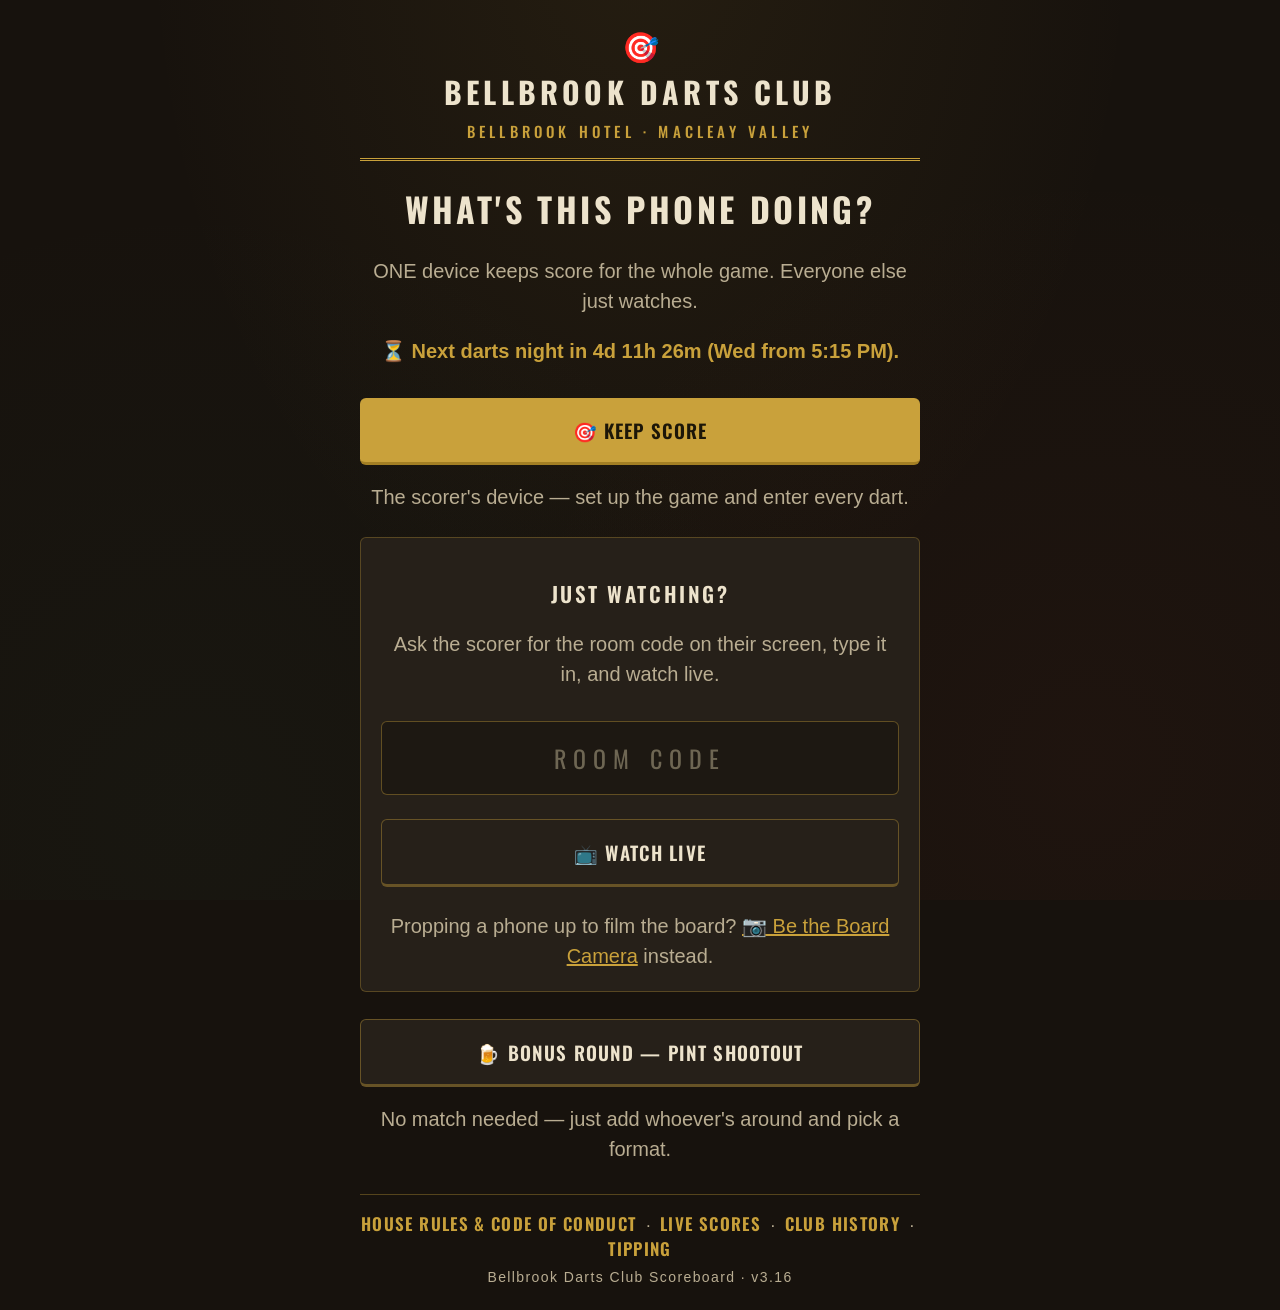
<file: index.html>
<!DOCTYPE html>
<html lang="en">
<head>
    <meta charset="UTF-8">
    <meta name="viewport" content="width=device-width, initial-scale=1.0, maximum-scale=1.0, user-scalable=no">
    <title>Bellbrook Darts Club Scoreboard</title>
    <link rel="preconnect" href="https://fonts.googleapis.com">
    <link rel="preconnect" href="https://fonts.gstatic.com" crossorigin>
    <link href="https://fonts.googleapis.com/css2?family=Oswald:wght@500;600;700&display=swap" rel="stylesheet">
    <style>
        :root {
            --timber: #17120d;
            --walnut: #262019;
            --walnut-deep: #1d1812;
            --chalk: #ede3cc;
            --chalk-dim: #b9ad92;
            --brass: #c9a13b;
            --brass-deep: #a37f24;
            --board-red: #b23a2e;
            --board-red-deep: #8e2c22;
            --board-green: #2f6e4f;
            --board-green-deep: #24543d;
            --display: 'Oswald', 'Arial Narrow', system-ui, sans-serif;
            --body: -apple-system, BlinkMacSystemFont, 'Segoe UI', Arial, sans-serif;
        }

        * {
            margin: 0;
            padding: 0;
            box-sizing: border-box;
        }

        body {
            font-family: var(--body);
            background: var(--timber);
            background-image:
                radial-gradient(ellipse at 50% -10%, rgba(201, 161, 59, 0.08) 0%, transparent 55%),
                radial-gradient(circle at 15% 90%, rgba(47, 110, 79, 0.05) 0%, transparent 45%),
                radial-gradient(circle at 85% 85%, rgba(178, 58, 46, 0.05) 0%, transparent 45%);
            background-attachment: fixed;
            color: var(--chalk);
            min-height: 100vh;
            padding: 15px;
            -webkit-user-select: none;
            user-select: none;
            font-size: 20px;
        }

        .club-header {
            text-align: center;
            padding: 18px 10px 16px;
            margin: 0 auto 10px;
            border-bottom: 3px double var(--brass);
            max-width: 560px;
        }

        .club-header .club-mark {
            font-size: 30px;
            line-height: 1;
            margin-bottom: 6px;
        }

        .club-header .club-name {
            font-family: var(--display);
            font-weight: 700;
            font-size: 30px;
            letter-spacing: 0.14em;
            text-transform: uppercase;
            color: var(--chalk);
        }

        .club-header .club-sub {
            font-family: var(--display);
            font-weight: 500;
            font-size: 15px;
            letter-spacing: 0.28em;
            text-transform: uppercase;
            color: var(--brass);
            margin-top: 6px;
        }

        main {
            max-width: 560px;
            margin: 0 auto;
        }

        .club-footer {
            text-align: center;
            max-width: 560px;
            margin: 30px auto 10px;
            padding-top: 16px;
            border-top: 1px solid rgba(201, 161, 59, 0.35);
            font-size: 17px;
            color: var(--chalk-dim);
        }

        .club-footer a {
            color: var(--brass);
            text-decoration: none;
            font-family: var(--display);
            font-weight: 600;
            letter-spacing: 0.08em;
            text-transform: uppercase;
            font-size: 17px;
        }

        .club-footer a:active {
            color: var(--chalk);
        }

        .club-footer .version {
            display: block;
            margin-top: 8px;
            font-size: 14px;
            letter-spacing: 0.1em;
        }

        .screen {
            display: none;
        }

        .screen.active {
            display: block;
        }

        h1 {
            text-align: center;
            margin: 22px 0;
            font-family: var(--display);
            font-weight: 700;
            font-size: 34px;
            letter-spacing: 0.1em;
            text-transform: uppercase;
        }

        h2 {
            text-align: center;
            margin: 20px 0;
            font-family: var(--display);
            font-weight: 600;
            font-size: 21px;
            letter-spacing: 0.12em;
            text-transform: uppercase;
            color: var(--chalk);
        }

        button {
            background: var(--brass);
            color: #1c1608;
            border: none;
            border-bottom: 3px solid var(--brass-deep);
            padding: 18px 24px;
            font-family: var(--display);
            font-size: 19px;
            font-weight: 600;
            letter-spacing: 0.06em;
            text-transform: uppercase;
            border-radius: 6px;
            cursor: pointer;
            width: 100%;
            margin: 12px 0;
            overflow-wrap: break-word;
            word-break: break-word;
        }

        button:active {
            background: var(--brass-deep);
            border-bottom-color: #7a5d18;
        }

        button.secondary {
            background: var(--walnut);
            color: var(--chalk);
            border: 1px solid rgba(201, 161, 59, 0.4);
            border-bottom: 3px solid rgba(201, 161, 59, 0.4);
        }

        button.secondary:active {
            background: var(--walnut-deep);
        }

        button.danger {
            background: var(--board-red);
            color: var(--chalk);
            border-bottom: 3px solid var(--board-red-deep);
        }

        button.danger:active {
            background: var(--board-red-deep);
        }

        button:disabled {
            background: var(--walnut-deep);
            color: #5d5647;
            border: 1px solid #33291d;
            border-bottom: 3px solid #33291d;
        }

        .game-select {
            display: flex;
            flex-wrap: wrap;
            gap: 10px;
            margin: 20px 0;
        }

        .game-select button {
            flex: 1;
            min-width: 90px;
            padding-left: 8px;
            padding-right: 8px;
            font-size: 17px;
        }

        input {
            width: 100%;
            padding: 18px;
            font-size: 20px;
            font-family: var(--body);
            border: 1px solid rgba(201, 161, 59, 0.4);
            background: var(--walnut-deep);
            color: var(--chalk);
            border-radius: 6px;
            margin: 12px 0;
        }

        input::placeholder {
            color: #6e6653;
        }

        input:focus {
            outline: 2px solid var(--brass);
            outline-offset: 1px;
        }

        .player-list {
            margin: 20px 0;
        }

        .player-item {
            background: var(--walnut);
            border: 1px solid rgba(201, 161, 59, 0.25);
            padding: 16px;
            margin: 10px 0;
            border-radius: 6px;
            display: flex;
            justify-content: space-between;
            align-items: center;
            font-size: 20px;
        }

        .player-item button {
            width: auto;
            padding: 12px 20px;
            margin: 0;
            font-size: 18px;
        }

        .scoreboard {
            background: var(--walnut);
            border: 1px solid rgba(201, 161, 59, 0.3);
            border-radius: 6px;
            padding: 15px;
            margin: 15px 0;
        }

        .player-score {
            display: flex;
            justify-content: space-between;
            align-items: center;
            padding: 12px;
            margin: 5px 0;
            background: var(--timber);
            border-radius: 4px;
            border-left: 4px solid transparent;
        }

        .player-score.current {
            background: var(--board-green-deep);
            border-left-color: var(--brass);
        }

        .player-score.current::before {
            content: '▶ ';
            color: var(--brass);
        }

        .player-info {
            flex: 1;
        }

        .player-name {
            font-weight: 600;
            font-size: 20px;
        }

        .player-avg {
            font-size: 17px;
            color: var(--chalk-dim);
            margin-top: 4px;
        }

        .score-display {
            font-family: var(--display);
            font-variant-numeric: tabular-nums;
            font-size: 40px;
            font-weight: 700;
            color: var(--chalk);
        }

        .dart-input {
            background: var(--walnut);
            border: 1px solid rgba(201, 161, 59, 0.3);
            padding: 20px;
            border-radius: 6px;
            margin: 15px 0;
        }

        .number-grid {
            display: grid;
            grid-template-columns: repeat(6, 1fr);
            gap: 8px;
            margin: 15px 0;
        }

        .number-btn {
            aspect-ratio: 1;
            padding: 0;
            font-size: 23px;
            font-weight: 600;
            min-height: 44px;
            min-width: 0;
            background: var(--walnut-deep);
            color: var(--chalk);
            border: 1px solid rgba(201, 161, 59, 0.35);
            border-bottom: 3px solid rgba(201, 161, 59, 0.35);
            font-variant-numeric: tabular-nums;
        }

        .number-btn:active {
            background: var(--timber);
        }

        .number-btn.selected {
            background: var(--board-green);
            border-color: var(--brass);
            border-bottom-color: var(--brass-deep);
            color: var(--chalk);
        }

        .number-btn.secondary {
            font-size: 17px;
        }

        .number-btn.danger {
            background: var(--board-red);
            border-color: var(--board-red-deep);
            border-bottom-color: var(--board-red-deep);
            font-size: 17px;
        }

        .multiplier-section {
            margin: 20px 0;
        }

        .multiplier-grid {
            display: grid;
            grid-template-columns: repeat(3, 1fr);
            gap: 10px;
            margin: 10px 0;
        }

        .multiplier-btn {
            padding: 18px 8px;
            font-size: 18px;
            background: var(--walnut-deep);
            color: var(--chalk);
            border: 1px solid rgba(201, 161, 59, 0.35);
            border-bottom: 3px solid rgba(201, 161, 59, 0.35);
        }

        .multiplier-btn.selected {
            background: var(--board-red);
            border-color: var(--board-red-deep);
            border-bottom-color: var(--board-red-deep);
            color: var(--chalk);
        }

        .dart-display {
            background: var(--walnut-deep);
            border: 1px solid rgba(201, 161, 59, 0.25);
            padding: 15px;
            border-radius: 6px;
            margin: 15px 0;
        }

        .dart-row {
            display: flex;
            justify-content: space-between;
            padding: 10px 0;
            border-bottom: 1px solid rgba(201, 161, 59, 0.15);
            font-variant-numeric: tabular-nums;
        }

        .dart-row:last-child {
            border-bottom: none;
        }

        .remaining-score {
            text-align: center;
            font-family: var(--display);
            font-variant-numeric: tabular-nums;
            font-size: 72px;
            font-weight: 700;
            color: var(--chalk);
            margin: 20px 0;
            text-shadow: 0 0 30px rgba(201, 161, 59, 0.25);
            background: var(--board-green-deep);
            background-image: radial-gradient(circle at center, rgba(237, 227, 204, 0.06) 0%, transparent 70%);
            border: 2px solid var(--brass);
            padding: 18px 25px;
            border-radius: 10px;
            line-height: 1;
        }

        .history {
            background: var(--walnut);
            border: 1px solid rgba(201, 161, 59, 0.25);
            border-radius: 6px;
            padding: 15px;
            margin: 15px 0;
            max-height: 200px;
            overflow-y: auto;
        }

        .history-item {
            padding: 10px;
            border-bottom: 1px solid rgba(201, 161, 59, 0.15);
            font-size: 19px;
        }

        .history-item:last-child {
            border-bottom: none;
        }

        .message {
            background: var(--board-red);
            color: var(--chalk);
            padding: 15px;
            border-radius: 6px;
            margin: 15px 0;
            text-align: center;
            font-weight: 600;
        }

        .message.success {
            background: var(--board-green);
        }

        .winner-screen {
            text-align: center;
            padding: 40px 20px;
            background-image:
                radial-gradient(circle at 50% 30%, rgba(201, 161, 59, 0.12) 0%, transparent 70%);
        }

        .winner-screen h1 {
            font-size: 48px;
            color: var(--brass);
            margin: 35px 0;
            text-shadow: 0 0 20px rgba(201, 161, 59, 0.35);
        }

        .summary-screen {
            text-align: center;
            padding: 20px;
        }

        .summary-box {
            background: var(--walnut);
            border: 1px solid rgba(201, 161, 59, 0.3);
            padding: 30px;
            border-radius: 6px;
            margin: 20px 0;
        }

        .summary-box h2 {
            font-size: 24px;
            margin-bottom: 10px;
        }

        .summary-box .score {
            font-family: var(--display);
            font-variant-numeric: tabular-nums;
            font-size: 48px;
            color: var(--brass);
            font-weight: 700;
            margin: 20px 0;
        }

        .label {
            font-family: var(--display);
            font-weight: 500;
            font-size: 16px;
            letter-spacing: 0.18em;
            text-transform: uppercase;
            color: var(--chalk-dim);
            margin-bottom: 8px;
        }

        .setup-note {
            text-align: center;
            color: var(--chalk-dim);
            margin: 20px 0;
            line-height: 1.5;
        }

        #liveFab {
            position: fixed;
            right: 16px;
            bottom: 16px;
            width: 48px;
            height: 48px;
            border-radius: 50%;
            background: var(--walnut);
            border: 2px solid var(--brass);
            color: var(--chalk);
            font-size: 19px;
            display: flex;
            align-items: center;
            justify-content: center;
            box-shadow: 0 4px 14px rgba(0, 0, 0, 0.5);
            z-index: 40;
            padding: 0;
            margin: 0;
            cursor: pointer;
            opacity: 0.55;
            transition: opacity 0.15s ease;
        }

        #liveFab:active, #liveFab:focus-visible, #liveFab.on {
            opacity: 1;
        }

        #liveFab:active {
            background: var(--walnut-deep);
        }

        #liveFabDot {
            display: none;
            position: absolute;
            top: 6px;
            right: 6px;
            width: 12px;
            height: 12px;
            border-radius: 50%;
            background: var(--board-red);
        }

        #liveFab.on #liveFabDot {
            display: block;
            animation: liveFabPulse 1.6s infinite;
        }

        @keyframes liveFabPulse {
            0%, 100% { box-shadow: 0 0 0 0 rgba(178, 58, 46, 0.6); }
            50% { box-shadow: 0 0 0 6px rgba(178, 58, 46, 0); }
        }

        @media (prefers-reduced-motion: reduce) {
            #liveFab.on #liveFabDot { animation: none; }
        }

        #liveModal {
            display: none;
            position: fixed;
            inset: 0;
            background: rgba(23, 18, 13, 0.85);
            z-index: 45;
            padding: 20px 15px;
            overflow-y: auto;
        }

        #liveModal.open {
            display: flex;
            align-items: flex-start;
            justify-content: center;
        }

        #liveModal .modal-card {
            background: var(--walnut);
            border: 2px solid var(--brass);
            border-radius: 12px;
            padding: 22px;
            max-width: 480px;
            width: 100%;
            margin-top: 6vh;
        }
    </style>
</head>
<body>

<header class="club-header">
    <div class="club-mark">🎯</div>
    <div class="club-name">Bellbrook Darts Club</div>
    <div class="club-sub">Bellbrook Hotel · Macleay Valley</div>
</header>

<main>

<!-- Role Screen: what is this device doing tonight? -->
<div id="roleScreen" class="screen active">
    <h1>What's This Phone Doing?</h1>

    <p class="setup-note">ONE device keeps score for the whole game. Everyone else just watches.</p>

    <p class="setup-note" id="dartsNightCountdown" style="color: #c9a13b; font-weight: 600;"></p>

    <button onclick="showScreen('setupScreen')">🎯 Keep Score</button>
    <p class="setup-note" style="margin: 5px 0 25px;">The scorer's device — set up the game and enter every dart.</p>

    <div class="dart-input">
        <h2>Just Watching?</h2>
        <p class="setup-note">Ask the scorer for the room code on their screen, type it in, and watch live.</p>
        <input type="text" id="roleRoomInput" placeholder="ROOM CODE" maxlength="5" autocapitalize="characters"
               style="font-family: var(--display); font-size: 24px; letter-spacing: 0.3em; text-align: center; text-transform: uppercase;"
               onkeypress="if(event.key==='Enter') watchLive()">
        <button class="secondary" onclick="watchLive()">📺 Watch Live</button>
        <p class="setup-note" style="margin: 12px 0 0;">Propping a phone up to film the board? <a href="#" onclick="beBoardCamera(); return false;" style="color: #c9a13b;">📷 Be the Board Camera</a> instead.</p>
    </div>

    <button class="secondary" onclick="openStandaloneBonusRound()">🍺 Bonus Round — Pint Shootout</button>
    <p class="setup-note" style="margin: 5px 0 0;">No match needed — just add whoever's around and pick a format.</p>
</div>

<!-- Setup Screen -->
<div id="setupScreen" class="screen">
    <h1>Scoreboard</h1>
    <p class="setup-note" style="margin-top: -10px;"><a href="#" onclick="showScreen('roleScreen'); return false;" style="color: #c9a13b;">← Back — this phone is just watching</a></p>

    <h2>Select Game Mode</h2>
    <div class="game-select">
        <button id="x01ModeBtn" onclick="selectGameMode('x01')">X:001</button>
        <button id="killerModeBtn" class="secondary" onclick="selectGameMode('killer')">Killer</button>
        <button id="shanghaiModeBtn" class="secondary" onclick="selectGameMode('shanghai')">Shanghai</button>
    </div>

    <div id="x01Setup" style="display: block;">
        <h2>X:001 Mode</h2>
        <p class="setup-note">Everyone starts on 101, 201 or 301 and races to EXACTLY zero. Three darts a turn. Straight In means every dart counts from the first throw; Double In means your scoring doesn't start until you hit a double. You must FINISH on a double that lands you exactly on zero (the 50 bull counts). Go below zero, land on 1, or reach zero without a double and the turn is a BUST — your score goes back to where it started.</p>

        <h2>Select Game Type</h2>
        <div class="game-select">
            <button onclick="selectGame(101)">101</button>
            <button onclick="selectGame(201)">201</button>
            <button onclick="selectGame(301)">301</button>
        </div>

        <div id="gameTypeDisplay" style="text-align: center; font-size: 24px; margin: 20px 0; color: #c9a13b;"></div>

        <h2>Starting Rule</h2>
        <div class="game-select">
            <button id="doubleInBtn" class="secondary" onclick="toggleDoubleIn(true)">Double In</button>
            <button id="straightInBtn" onclick="toggleDoubleIn(false)">Straight In</button>
        </div>

        <h2>Places</h2>
        <p class="setup-note">How many finishing places before the game ends. 1 is a classic single winner; pick more and play continues for Second, Third… If only one player is left unplaced, they take the last place automatically.</p>
        <div class="game-select">
            <button id="x01PlacesBtn1" class="secondary" onclick="selectPlaces(1)">1</button>
            <button id="x01PlacesBtn2" onclick="selectPlaces(2)">2</button>
            <button id="x01PlacesBtn3" class="secondary" onclick="selectPlaces(3)">3</button>
            <button id="x01PlacesBtn4" class="secondary" onclick="selectPlaces(4)">4</button>
            <button id="x01PlacesBtn5" class="secondary" onclick="selectPlaces(5)">5</button>
        </div>
    </div>

    <div id="killerSetup" style="display: none;">
        <h2>Killer Mode</h2>
        <p class="setup-note">Each player throws with their NON-DOMINANT hand until they land on a free number — however many darts it takes. That number is theirs. Claim in any order (lucky pick, first to arrive) — the match is then played in the order numbers were claimed. Hit OPPONENT numbers to give them strikes. Hit YOUR OWN number to remove strikes from yourself. First to 5 strikes is ELIMINATED. Last player standing wins.</p>

        <h2>Places</h2>
        <p class="setup-note">How many finishing places get an official rank. Places are awarded in reverse elimination order — the winner is First, the last player eliminated is Second, the one before them Third, and so on. Everyone outside the chosen places stays unplaced and can go into the Bonus Round.</p>
        <div class="game-select">
            <button id="killerPlacesBtn1" class="secondary" onclick="selectPlaces(1)">1</button>
            <button id="killerPlacesBtn2" onclick="selectPlaces(2)">2</button>
            <button id="killerPlacesBtn3" class="secondary" onclick="selectPlaces(3)">3</button>
            <button id="killerPlacesBtn4" class="secondary" onclick="selectPlaces(4)">4</button>
            <button id="killerPlacesBtn5" class="secondary" onclick="selectPlaces(5)">5</button>
        </div>
    </div>

    <div id="shanghaiSetup" style="display: none;">
        <h2>Shanghai Mode</h2>
        <p class="setup-note">Each player throws with their NON-DOMINANT hand until they land on a free number (1–20) — however many darts it takes. That number is theirs for the WHOLE game, and claiming is the only non-dominant throwing of the match. Claim in any order (lucky pick, first to arrive). The match is then played in the order numbers were claimed. Hit a SINGLE, a DOUBLE and a TRIPLE of your own number, in any order, to finish.</p>

        <h2>Places</h2>
        <p class="setup-note">How many finishing places before the game ends. Play continues for First, Second… in the order players finish. If only one player is left unplaced, they take the last place automatically.</p>
        <div class="game-select">
            <button id="shanghaiPlacesBtn1" class="secondary" onclick="selectPlaces(1)">1</button>
            <button id="shanghaiPlacesBtn2" onclick="selectPlaces(2)">2</button>
            <button id="shanghaiPlacesBtn3" class="secondary" onclick="selectPlaces(3)">3</button>
            <button id="shanghaiPlacesBtn4" class="secondary" onclick="selectPlaces(4)">4</button>
            <button id="shanghaiPlacesBtn5" class="secondary" onclick="selectPlaces(5)">5</button>
        </div>
    </div>

    <h2>Club Roster</h2>
    <p class="setup-note">Check off who's playing tonight. New names you add below are remembered here for next time.</p>
    <div class="player-list" id="rosterList"></div>

    <h2>Add Players (Min 2, Max 12)</h2>
    <input type="text" id="playerNameInput" placeholder="Enter player name" onkeypress="if(event.key==='Enter') addPlayer()">
    <label style="display: flex; align-items: center; gap: 10px; margin: 8px 0; cursor: pointer; font-size: 16px; color: #b9ad92;">
        <input type="checkbox" id="rememberNameCheckbox" checked style="width: auto; margin: 0;">
        Remember this name on the Club Roster
    </label>
    <button onclick="addPlayer()">Add Player</button>

    <div class="player-list" id="setupPlayerList"></div>

    <h2>Practice Mode</h2>
    <p class="setup-note">Play a full game without saving anything — not to this device's history, and there's nothing to publish to Club History afterwards. Use this for testing or a knockabout that shouldn't count.</p>
    <div id="leagueWindowNotice" class="setup-note" style="display: none;">🔒 League scoring is open Wednesdays from 5:15 PM until night's finished (or midnight). Outside that, every game is Practice Mode and won't be saved.</div>
    <div class="game-select">
        <button id="practiceModeBtn" class="secondary" onclick="togglePracticeMode()">Practice Mode: Off</button>
    </div>
    <button id="endDartsNightBtn" class="secondary" onclick="endDartsNight()" style="display: none;">🔒 Night Finished — Lock Scoring</button>

    <button onclick="startGame()" id="startGameBtn" disabled>Start Game</button>

    <div class="dart-input" style="margin-top: 30px;">
        <h2>Broadcast This Scoreboard</h2>
        <p class="setup-note">SCORER ONLY — don't press this on a watching phone. Start broadcasting here, then everyone else picks "Watch Live" on their own phone and types in the room code below.</p>
        <button class="secondary" onclick="toggleLiveShare()" id="liveShareBtn">Start Live Sharing</button>
        <div id="liveShareInfo" style="display: none; text-align: center;">
            <div class="label">Room Code</div>
            <div id="liveRoomCode" style="font-family: var(--display); font-size: 44px; font-weight: 700; color: #c9a13b; letter-spacing: 0.25em;"></div>
            <p class="setup-note">Watchers open <a id="liveViewLink" href="live.html" style="color: #c9a13b;">the Live Scores page</a> and enter the code — or send them this link:<br><span id="liveViewUrlText" style="word-break: break-all; font-size: 16px;"></span></p>
            <div id="liveStatus" class="label"></div>
        </div>
    </div>
</div>

<!-- Game Screen -->
<div id="gameScreen" class="screen">
    <h1 id="gameTitle">301</h1>

    <div class="scoreboard" id="scoreboard"></div>

    <div id="x01AwayBar" style="display: none; margin: 10px 0;"></div>

    <div class="remaining-score" id="remainingScore">301</div>

    <div class="dart-input">
        <h2>Enter Dart <span id="dartNumber">1</span></h2>

        <div class="label">Select Number</div>
        <div class="number-grid" id="numberGrid"></div>

        <div class="multiplier-section" id="multiplierSection" style="display: none;">
            <div class="label">Select Multiplier</div>
            <div class="multiplier-grid">
                <button class="multiplier-btn" onclick="selectMultiplier(1)">Single</button>
                <button class="multiplier-btn" onclick="selectMultiplier(2)">Double</button>
                <button class="multiplier-btn" onclick="selectMultiplier(3)">Triple</button>
            </div>
        </div>

        <button onclick="confirmDart()" id="confirmDartBtn" disabled>Confirm Dart</button>
        <button class="secondary" onclick="undoLastDart()" id="undoDartBtn" disabled>Undo Last Dart</button>
    </div>

    <div class="dart-display" id="dartDisplay">
        <div class="label">This Turn</div>
    </div>

    <button onclick="endTurn()" id="endTurnBtn">End Turn</button>

    <button class="secondary" onclick="clearTurn()">Clear Turn</button>

    <button class="secondary" onclick="skipCurrentPlayerToBar()">🍺 Skip Turn (At the Bar)</button>

    <button class="secondary" onclick="openMidMatchBonusRound()">🍺 Bonus Round</button>

    <button class="secondary" onclick="openManagePlayers()">👥 Manage Players</button>

    <button class="danger" onclick="confirmReset()">Reset Game</button>

    <div class="history" id="history"></div>
</div>

<!-- Turn Summary Screen -->
<div id="summaryScreen" class="screen">
    <div class="summary-screen">
        <h1>Turn Complete</h1>

        <div class="summary-box">
            <h2 id="summaryPlayer"></h2>
            <div class="label">Scored</div>
            <div class="score" id="summaryScored"></div>
            <div class="label">New Total</div>
            <div class="score" id="summaryTotal"></div>
        </div>

        <div id="bustMessage" class="message" style="display: none;"></div>

        <button onclick="nextPlayer()">Next Player</button>
    </div>
</div>

<!-- Winner Screen -->
<div id="winnerScreen" class="screen">
    <div class="winner-screen">
        <h1 id="winnerName"></h1>
        <h2>🎯 WINS! 🎯</h2>
        <div id="pintTag" class="message success" style="display: none;">🍺 Bonus round — winner takes the pint!</div>
        <div id="practiceTag" class="message" style="display: none;">🧪 Practice Mode — this game was not saved anywhere.</div>

        <div class="history" id="winnerHistory" style="max-height: 300px; margin: 20px 0;"></div>

        <button class="secondary" id="bonusRoundBtn" onclick="openBonusRound()" style="display: none;">🍺 Bonus Round — Pint Shootout</button>
        <button onclick="downloadHistory()">Download Game History</button>
        <button class="secondary" onclick="saveMatchToRepo()" id="publishBtn">Publish to Club History</button>
        <p class="setup-note" style="margin: 5px 0; font-size: 15px;" id="publishNote">This game is already saved on this device — see <a href="history.html" style="color: #c9a13b;">Club History</a>. Publishing puts it on the club site for everyone (needs the club GitHub login).</p>
        <button onclick="newMatch()">Start New Match</button>
    </div>
</div>

<!-- Bonus Round: setup -->
<div id="bonusSetupScreen" class="screen">
    <h1>🍺 Bonus Round</h1>
    <p class="setup-note">A quick pint shootout — anyone, any time. Add or remove contenders below, then pick a format.</p>

    <h2>Contenders</h2>
    <input type="text" id="bonusContenderNameInput" placeholder="Enter player name" onkeypress="if(event.key==='Enter') addBonusContender()">
    <button onclick="addBonusContender()">Add Contender</button>
    <div class="player-list" id="bonusContenders"></div>

    <h2>Pick the Format</h2>
    <button onclick="startBonusHigh3()">Highest 3 Darts</button>
    <button onclick="startBonusBull()">Bull Shootout</button>
    <button class="secondary" id="bonusFullGameBtn" onclick="startBonusFullGame()">Play a Full Game for It</button>
    <p class="setup-note" id="bonusFullGameNote" style="display: none;">Not available mid-match — it would end the game in progress.</p>
    <button class="secondary" onclick="showScreen(bonusState.returnScreen || 'winnerScreen')">← Back</button>
</div>

<!-- Bonus Round: highest 3 darts -->
<div id="bonusHigh3Screen" class="screen">
    <h1>🍺 Highest 3 Darts</h1>

    <div class="scoreboard" id="bonusHigh3Board"></div>

    <div class="dart-input">
        <h2 id="bonusThrower">Player's Turn</h2>
        <div style="text-align: center; color: #b9ad92; margin: 10px 0;">
            Dart <span id="bonusDartNumber">1</span> of 3 · Total: <span id="bonusTurnTotal" style="color: #c9a13b; font-weight: 700;">0</span>
        </div>

        <div class="label">Select Number</div>
        <div class="number-grid" id="bonusNumberGrid"></div>

        <div class="multiplier-section" id="bonusMultiplierSection" style="display: none;">
            <div class="label">Select Multiplier</div>
            <div class="multiplier-grid">
                <button class="multiplier-btn" onclick="selectBonusMultiplier(1)">Single</button>
                <button class="multiplier-btn" onclick="selectBonusMultiplier(2)">Double</button>
                <button class="multiplier-btn" onclick="selectBonusMultiplier(3)">Triple</button>
            </div>
        </div>

        <button onclick="confirmBonusDart()" id="confirmBonusBtn" disabled>Confirm Dart</button>
        <button class="secondary" onclick="undoBonusDart()" id="undoBonusBtn" disabled>Undo Last Dart</button>
    </div>

    <button onclick="endBonusTurn()" id="endBonusTurnBtn">End Turn</button>
    <button class="danger" onclick="cancelBonus()">Cancel Bonus Round</button>
</div>

<!-- Bonus Round: bull shootout -->
<div id="bonusBullScreen" class="screen">
    <h1>🍺 Bull Shootout</h1>
    <p class="setup-note">One dart each at the bull. Hit stays in, miss drops out — if everyone misses, everyone survives. Last one in wins the pint.</p>

    <h2>Round <span id="bullRound">1</span></h2>
    <div id="bullList"></div>

    <button onclick="endBullRound()" id="endBullRoundBtn">End Round</button>
    <button class="danger" onclick="cancelBonus()">Cancel Bonus Round</button>

    <div class="history" id="bullRecap"></div>
</div>

<!-- Bonus Round: winner -->
<div id="bonusWinnerScreen" class="screen">
    <div class="winner-screen">
        <h1 id="bonusWinnerName"></h1>
        <h2>🍺 WINS THE PINT! 🍺</h2>

        <div class="history" id="bonusRecap" style="max-height: 300px; margin: 20px 0;"></div>

        <button onclick="newMatch()">Start New Match</button>
        <button class="secondary" onclick="showScreen(bonusState.returnScreen || 'winnerScreen')">← Back</button>
    </div>
</div>

<!-- Manage Players: mid-match late arrivals / early leavers -->
<div id="managePlayersScreen" class="screen">
    <h1>👥 Manage Players</h1>

    <h2>Add a Late Arrival</h2>
    <div class="player-list" id="lateJoinRosterList"></div>
    <input type="text" id="lateJoinNameInput" placeholder="Enter player name" onkeypress="if(event.key==='Enter') addLateArrivalManual()">
    <label style="display: flex; align-items: center; gap: 10px; margin: 8px 0; cursor: pointer; font-size: 16px; color: #b9ad92;">
        <input type="checkbox" id="lateJoinRememberCheckbox" checked style="width: auto; margin: 0;">
        Remember this name on the Club Roster
    </label>
    <button onclick="addLateArrivalManual()">Add Player</button>

    <h2>Currently Playing</h2>
    <div class="player-list" id="managePlayersActiveList"></div>

    <div id="managePlayersLeftSection" style="display: none;">
        <h2>Left Early</h2>
        <div class="player-list" id="managePlayersLeftList"></div>
    </div>

    <button class="secondary" onclick="closeManagePlayers()">← Back to Game</button>
</div>

<!-- Late arrival: claim a number (Killer/Shanghai only) -->
<div id="lateJoinClaimScreen" class="screen">
    <h1>Claim a Number</h1>
    <p class="setup-note" id="lateJoinClaimIntro"></p>

    <div class="number-grid" id="lateJoinClaimGrid"></div>

    <button onclick="confirmLateJoinClaim()" id="confirmLateJoinBtn" disabled>Claim &amp; Join</button>
    <button class="secondary" onclick="cancelLateJoinClaim()">Cancel</button>
</div>

<!-- Killer Setup Screen -->
<div id="killerSetupScreen" class="screen">
    <h1>Killer — Claim Numbers</h1>
    <p class="setup-note">Non-dominant hand until you land on a free number — however many darts it takes. Claim in any order — the match is played in the order claimed.</p>

    <div class="scoreboard" id="killerClaimBoard"></div>

    <div id="killerClaimSection">
        <h2>Who's Claiming?</h2>
        <div class="game-select" style="flex-wrap: wrap;" id="killerPlayerPick"></div>

        <h2>Their Number</h2>
        <div class="number-grid" id="killerClaimGrid"></div>

        <button onclick="claimNumber()" id="claimNumberBtn" disabled>Claim Number</button>
    </div>

    <button onclick="startKillerPlay()" id="startKillerPlayBtn" disabled>Start Game</button>
</div>

<!-- Killer Game Screen -->
<div id="killerGameScreen" class="screen">
    <h1>Killer</h1>

    <div class="scoreboard" id="killerScoreboard"></div>

    <div id="killerAwayBar" style="display: none; margin: 10px 0;"></div>

    <div class="dart-input">
        <h2 id="killerCurrentPlayer">Player's Turn</h2>
        <div style="text-align: center; color: #b9ad92; margin: 10px 0;">
            Dart <span id="killerDartNumber">1</span> of 3
        </div>

        <div class="label">Select Number Hit</div>
        <div class="number-grid" id="killerNumberGrid"></div>

        <div class="multiplier-section" id="killerMultiplierSection" style="display: none;">
            <div class="label">Select Multiplier</div>
            <div class="multiplier-grid">
                <button class="multiplier-btn" onclick="selectKillerMultiplier(1)">Single</button>
                <button class="multiplier-btn" onclick="selectKillerMultiplier(2)">Double</button>
                <button class="multiplier-btn" onclick="selectKillerMultiplier(3)">Triple</button>
            </div>
        </div>

        <button onclick="confirmKillerHit()" id="confirmKillerBtn" disabled>Confirm Hit</button>
        <button class="secondary" onclick="killerMiss()">Miss</button>
        <button class="secondary" onclick="undoKillerDart()" id="undoKillerBtn" disabled>Undo Last Dart</button>
    </div>

    <div class="dart-display" id="killerDartDisplay">
        <div class="label">This Turn</div>
    </div>

    <button onclick="endKillerTurn()">End Turn</button>

    <button class="secondary" onclick="clearKillerTurn()">Clear Turn</button>

    <button class="secondary" onclick="skipCurrentPlayerToBar()">🍺 Skip Turn (At the Bar)</button>

    <button class="secondary" onclick="openMidMatchBonusRound()">🍺 Bonus Round</button>

    <button class="secondary" onclick="openManagePlayers()">👥 Manage Players</button>

    <button class="danger" onclick="confirmReset()">Reset Game</button>

    <div class="history" id="killerHistory"></div>
</div>

<!-- Shanghai Setup Screen -->
<div id="shanghaiSetupScreen" class="screen">
    <h1>Shanghai — Claim Numbers</h1>
    <p class="setup-note">Non-dominant hand until you land on a free number — however many darts it takes (dominant hand for the rest of the match). Claim in any order — the match is played in the order claimed.</p>

    <div class="scoreboard" id="shanghaiClaimBoard"></div>

    <div id="shanghaiClaimSection">
        <h2>Who's Claiming?</h2>
        <div class="game-select" style="flex-wrap: wrap;" id="shanghaiPlayerPick"></div>

        <h2>Their Number</h2>
        <div class="number-grid" id="shanghaiClaimGrid"></div>

        <button onclick="claimShanghaiNumber()" id="claimShanghaiBtn" disabled>Claim Number</button>
    </div>

    <button onclick="startShanghaiPlay()" id="startShanghaiPlayBtn" disabled>Start Game</button>
</div>

<!-- Shanghai Game Screen -->
<div id="shanghaiGameScreen" class="screen">
    <h1>Shanghai</h1>

    <div class="scoreboard" id="shanghaiScoreboard"></div>

    <div id="shanghaiAwayBar" style="display: none; margin: 10px 0;"></div>

    <div class="dart-input">
        <h2 id="shanghaiCurrentPlayer">Player's Turn</h2>
        <div style="text-align: center; color: #b9ad92; margin: 10px 0;">
            Dart <span id="shanghaiDartNumber">1</span> of 3 · Your number: <span id="shanghaiTarget" style="color: #c9a13b; font-weight: 700;"></span>
        </div>

        <div id="shanghaiPendingBanner" class="message success" style="display: none;">Shanghai complete! Keep logging any darts already thrown this turn — it'll finish once the turn ends.</div>

        <div class="label">What Did the Dart Hit?</div>
        <div class="multiplier-grid">
            <button class="multiplier-btn" id="shSingleBtn" onclick="shanghaiHit('single')">Single</button>
            <button class="multiplier-btn" id="shDoubleBtn" onclick="shanghaiHit('double')">Double</button>
            <button class="multiplier-btn" id="shTripleBtn" onclick="shanghaiHit('triple')">Triple</button>
        </div>
        <button class="secondary" onclick="shanghaiMiss()" id="shMissBtn">Miss / Other Number</button>
        <button class="secondary" onclick="undoShanghaiDart()" id="undoShanghaiBtn" disabled>Undo Last Dart</button>
    </div>

    <div class="dart-display" id="shanghaiDartDisplay">
        <div class="label">This Turn</div>
    </div>

    <button onclick="manualEndShanghaiTurn()" id="endShanghaiTurnBtn">End Turn</button>

    <button class="secondary" onclick="skipCurrentPlayerToBar()">🍺 Skip Turn (At the Bar)</button>

    <button class="secondary" onclick="openMidMatchBonusRound()">🍺 Bonus Round</button>

    <button class="secondary" onclick="openManagePlayers()">👥 Manage Players</button>

    <button class="danger" onclick="confirmReset()">Reset Game</button>

    <div class="history" id="shanghaiHistory"></div>
</div>

</main>

<footer class="club-footer">
    <a href="rules.html">House Rules &amp; Code of Conduct</a> &nbsp;·&nbsp; <a href="live.html">Live Scores</a> &nbsp;·&nbsp; <a href="history.html">Club History</a> &nbsp;·&nbsp; <a href="tipping/index.html">Tipping</a>
    <span class="version" id="liveFooterRoom" style="color: #b23a2e; font-weight: 700;"></span>
    <span class="version">Bellbrook Darts Club Scoreboard · v3.16</span>
</footer>

<!-- Persistent broadcast control — reachable from any screen mid-game,
     so a late viewer or a scorer who forgot to turn sharing on isn't
     stuck waiting for a reset. -->
<button id="liveFab" onclick="openLiveModal()" title="Live Sharing" aria-label="Live Sharing" style="display: none;">
    <span id="liveFabDot"></span>📡
</button>

<div id="liveModal" onclick="if (event.target === this) closeLiveModal();">
    <div class="modal-card">
        <h2 style="margin-top: 0;">Live Sharing</h2>

        <div id="liveModalOff">
            <p class="setup-note">Share this game live — anyone can watch it update on their own phone, even mid-game. Works from wherever you are in the match.</p>
            <button onclick="modalToggleLiveShare()" id="modalStartBtn">Start Live Sharing</button>
        </div>

        <div id="liveModalOn" style="display: none;">
            <div class="label">Room Code</div>
            <div id="modalRoomCode" style="font-family: var(--display); font-size: 44px; font-weight: 700; color: #c9a13b; letter-spacing: 0.25em; text-align: center;"></div>
            <p class="setup-note">New watchers open <a id="modalViewLink" href="live.html" target="_blank" style="color: #c9a13b;">the Live Scores page</a> and enter this code — works even if they're joining halfway through.</p>
            <div id="modalLiveStatus" class="label" style="text-align: center;"></div>
            <button class="danger" onclick="modalToggleLiveShare()" id="modalStopBtn">Stop Live Sharing</button>
        </div>

        <button class="secondary" onclick="closeLiveModal()">Close</button>
    </div>
</div>

<script>
// Trap the browser/OS back gesture and hardware back button. This app has
// no real page-to-page navigation of its own (every screen change is an
// in-app showScreen() call) — a "back" swipe or button press only ever
// means the browser tried to leave the page, which would reload it and
// silently wipe the in-progress game, room code, and live connection.
// Neutralize it by keeping a spare history entry in place at all times:
// any back navigation just lands on the same entry and gets pushed again.
history.pushState(null, '', location.href);
window.addEventListener('popstate', () => {
    history.pushState(null, '', location.href);
});

let gameState = {
    gameMode: 'x01',
    gameType: null,
    doubleIn: false,
    places: 2,
    x01Placings: [],
    hasStarted: [],
    players: [],
    currentPlayerIndex: 0,
    currentDarts: [],
    selectedNumber: null,
    selectedMultiplier: 1,
    history: [],
    turnStartScore: null,
    claimedNumbers: [],
    bonusPint: false,
    practiceMode: false,
    returnQueue: []
};

function togglePracticeMode() {
    gameState.practiceMode = !gameState.practiceMode;
    const btn = document.getElementById('practiceModeBtn');
    btn.textContent = 'Practice Mode: ' + (gameState.practiceMode ? 'On' : 'Off');
    btn.classList.toggle('secondary', !gameState.practiceMode);
}

function isLeagueWindowOpen() {
    // Pinned to Australia/Sydney (Bellbrook NSW) explicitly, not the
    // device's own timezone setting, so the window is correct for
    // everyone at the venue regardless of each phone's own clock config.
    const parts = new Intl.DateTimeFormat('en-AU', {
        timeZone: 'Australia/Sydney', year: 'numeric', month: '2-digit', day: '2-digit',
        weekday: 'short', hour: 'numeric', minute: 'numeric', hour12: false
    }).formatToParts(new Date());
    const get = type => parts.find(p => p.type === type).value;
    const dateStr = `${get('year')}-${get('month')}-${get('day')}`;
    if (localStorage.getItem('bbdc-night-finished-date') === dateStr) return false;
    const minutes = (parseInt(get('hour'), 10) % 24) * 60 + parseInt(get('minute'), 10);
    return get('weekday') === 'Wed' && minutes >= 17 * 60 + 15; // Wed 5:15 PM until midnight, or until finished
}

function endDartsNight() {
    if (!confirm('End darts night now? Real scoring will lock until next Wednesday 5:15 PM (Practice Mode still works anytime).')) return;
    const parts = new Intl.DateTimeFormat('en-AU', {
        timeZone: 'Australia/Sydney', year: 'numeric', month: '2-digit', day: '2-digit'
    }).formatToParts(new Date());
    const get = type => parts.find(p => p.type === type).value;
    localStorage.setItem('bbdc-night-finished-date', `${get('year')}-${get('month')}-${get('day')}`);
    updatePracticeModeLock();
    updateDartsNightCountdown();
}

function updatePracticeModeLock() {
    const btn = document.getElementById('practiceModeBtn');
    const notice = document.getElementById('leagueWindowNotice');
    const endBtn = document.getElementById('endDartsNightBtn');
    if (!btn || !notice) return;
    if (isLeagueWindowOpen()) {
        btn.disabled = false;
        notice.style.display = 'none';
        if (endBtn) endBtn.style.display = 'block';
    } else {
        gameState.practiceMode = true;
        btn.textContent = 'Practice Mode: On (Locked)';
        btn.classList.remove('secondary');
        btn.disabled = true;
        notice.style.display = 'block';
        if (endBtn) endBtn.style.display = 'none';
    }
}

function sydneyNowAsUTC() {
    const parts = new Intl.DateTimeFormat('en-AU', {
        timeZone: 'Australia/Sydney', year: 'numeric', month: '2-digit', day: '2-digit',
        hour: 'numeric', minute: 'numeric', second: 'numeric', hour12: false
    }).formatToParts(new Date());
    const get = type => parseInt(parts.find(p => p.type === type).value, 10);
    return new Date(Date.UTC(get('year'), get('month') - 1, get('day'), get('hour') % 24, get('minute'), get('second')));
}

function nextLeagueWindowInfo() {
    const now = sydneyNowAsUTC();
    if (isLeagueWindowOpen()) {
        const midnight = new Date(now);
        midnight.setUTCHours(24, 0, 0, 0);
        return { open: true, ms: midnight - now };
    }
    const target = new Date(now);
    target.setUTCHours(17, 15, 0, 0);
    let dayDiff = (3 - now.getUTCDay() + 7) % 7; // 3 = Wednesday
    if (dayDiff === 0 && now.getUTCHours() * 60 + now.getUTCMinutes() >= 17 * 60 + 15) {
        dayDiff = 7; // today is Wednesday but window already closed (time or finished) — roll to next week
    }
    target.setUTCDate(target.getUTCDate() + dayDiff);
    return { open: false, ms: target - now };
}

function formatCountdown(ms) {
    const totalMinutes = Math.max(0, Math.round(ms / 60000));
    const days = Math.floor(totalMinutes / 1440);
    const hours = Math.floor((totalMinutes % 1440) / 60);
    const minutes = totalMinutes % 60;
    const parts = [];
    if (days) parts.push(days + 'd');
    if (days || hours) parts.push(hours + 'h');
    parts.push(minutes + 'm');
    return parts.join(' ');
}

function updateDartsNightCountdown() {
    const el = document.getElementById('dartsNightCountdown');
    if (!el) return;
    const info = nextLeagueWindowInfo();
    el.textContent = info.open
        ? `🎯 Darts night is on now! Scoring stays open until marked finished (auto-closes by midnight — ${formatCountdown(info.ms)} left).`
        : `⏳ Next darts night in ${formatCountdown(info.ms)} (Wed from 5:15 PM).`;
}

function selectPlaces(n) {
    gameState.places = n;
    ['x01', 'killer', 'shanghai'].forEach(prefix => {
        for (let i = 1; i <= 5; i++) {
            document.getElementById(prefix + 'PlacesBtn' + i).classList.toggle('secondary', i !== n);
        }
    });
}

function selectGameMode(mode) {
    gameState.gameMode = mode;

    // Update button styles and setup panels
    const modeBtns = { x01: 'x01ModeBtn', killer: 'killerModeBtn', shanghai: 'shanghaiModeBtn' };
    const modePanels = { x01: 'x01Setup', killer: 'killerSetup', shanghai: 'shanghaiSetup' };
    Object.keys(modeBtns).forEach(m => {
        document.getElementById(modeBtns[m]).classList.toggle('secondary', m !== mode);
        document.getElementById(modePanels[m]).style.display = m === mode ? 'block' : 'none';
    });

    // Killer and Shanghai don't need a game type selected
    if (mode !== 'x01') {
        gameState.gameType = mode;
    }

    checkStartButton();
}

function selectGame(type) {
    gameState.gameType = type;
    document.getElementById('gameTypeDisplay').textContent = `Selected: ${type}`;
    checkStartButton();
}

function toggleDoubleIn(isDoubleIn) {
    gameState.doubleIn = isDoubleIn;

    // Update button styles
    if (isDoubleIn) {
        document.getElementById('doubleInBtn').classList.remove('secondary');
        document.getElementById('straightInBtn').classList.add('secondary');
    } else {
        document.getElementById('doubleInBtn').classList.add('secondary');
        document.getElementById('straightInBtn').classList.remove('secondary');
    }
}

function addPlayer() {
    const input = document.getElementById('playerNameInput');
    const name = input.value.trim();

    if (!name) return;
    if (gameState.players.length >= 12) {
        alert('Maximum 12 players');
        return;
    }

    gameState.players.push({
        name: name,
        score: 0,
        turns: 0,
        totalScored: 0,
        away: false,
        left: false
    });
    if (document.getElementById('rememberNameCheckbox').checked) {
        addToRoster(name);
    }

    renderSetupPlayers();
    renderRosterCheckboxes();
    input.value = '';
    document.getElementById('rememberNameCheckbox').checked = true;
    checkStartButton();
}

function removePlayer(index) {
    gameState.players.splice(index, 1);
    renderSetupPlayers();
    renderRosterCheckboxes();
    checkStartButton();
}

function renderRosterCheckboxes() {
    const roster = loadRoster();
    const list = document.getElementById('rosterList');
    if (!list) return;
    list.innerHTML = roster.length ? roster.map(name => `
        <div class="player-item">
            <label style="display: flex; align-items: center; gap: 10px; cursor: pointer;">
                <input type="checkbox" style="width: auto; margin: 0;" ${gameState.players.some(p => p.name === name) ? 'checked' : ''}
                       onchange="toggleRosterPlayer('${name.replace(/'/g, "\\'")}', this.checked)">
                ${name}
            </label>
            <button class="secondary" onclick="deleteFromRoster('${name.replace(/'/g, "\\'")}')">Delete</button>
        </div>
    `).join('') : '<p class="setup-note">No saved players yet — add someone below and they\'ll be remembered here.</p>';
}

function deleteFromRoster(name) {
    if (!confirm(`Remove ${name} from the Club Roster? This won't affect tonight's game if they're already added.`)) return;
    removeFromRoster(name);
    renderRosterCheckboxes();
}

function toggleRosterPlayer(name, checked) {
    if (checked) {
        if (gameState.players.some(p => p.name === name)) return;
        if (gameState.players.length >= 12) { alert('Maximum 12 players'); renderRosterCheckboxes(); return; }
        gameState.players.push({ name, score: 0, turns: 0, totalScored: 0, away: false, left: false });
    } else {
        const idx = gameState.players.findIndex(p => p.name === name);
        if (idx !== -1) gameState.players.splice(idx, 1);
    }
    renderSetupPlayers();
    renderRosterCheckboxes();
    checkStartButton();
}

function renderSetupPlayers() {
    const list = document.getElementById('setupPlayerList');
    list.innerHTML = gameState.players.map((p, i) => `
        <div class="player-item">
            <span>${p.name}</span>
            <button class="secondary" onclick="removePlayer(${i})">Remove</button>
        </div>
    `).join('');
}

function checkStartButton() {
    const btn = document.getElementById('startGameBtn');
    if (gameState.gameMode === 'x01') {
        btn.disabled = !gameState.gameType || gameState.players.length < 2;
    } else {
        // Killer and Shanghai just need 2+ players
        btn.disabled = gameState.players.length < 2;
    }
}

function startGame() {
    updatePracticeModeLock();
    if (gameState.gameMode === 'x01') {
        startX01Game();
    } else if (gameState.gameMode === 'killer') {
        startKillerGame();
    } else {
        startShanghaiGame();
    }
}

function startX01Game() {
    gameState.players.forEach(p => {
        p.score = gameState.gameType;
        p.turns = 0;
        p.totalScored = 0;
        p.finished = false;
        p.place = null;
        p.away = false;
        p.left = false;
    });
    gameState.currentPlayerIndex = 0;
    gameState.history = [];
    gameState.x01Placings = [];
    gameState.hasStarted = gameState.players.map(() => false);
    gameState.returnQueue = [];

    showScreen('gameScreen');
    renderNumberGrid();
    startTurn();
}

function startKillerGame() {
    // Initialize killer-specific player data
    gameState.players.forEach(p => {
        p.strikes = 0;
        p.claimedNumber = null;
        p.eliminated = false;
        p.place = null;
        p.away = false;
        p.left = false;
    });
    gameState.currentPlayerIndex = 0;
    gameState.history = [];
    gameState.claimedNumbers = [];
    gameState.returnQueue = [];
    killerState.selectedPlayerIndex = null;
    killerState.selectedNumber = null;
    killerState.claimOrder = [];
    killerEliminationOrder = [];

    showScreen('killerSetupScreen');

    // Show claim section
    document.getElementById('killerClaimSection').style.display = 'block';
    document.getElementById('startKillerPlayBtn').disabled = true;

    // Render boards
    renderKillerClaimBoard();
    renderKillerPlayerPick();
    renderKillerClaimGrid();
}

function renderNumberGrid() {
    const grid = document.getElementById('numberGrid');
    const numbers = [];

    for (let i = 1; i <= 20; i++) numbers.push(i);

    let html = numbers.map(n => `
        <button class="number-btn" onclick="selectNumber(${n})">${n}</button>
    `).join('');

    // Add special buttons: 25, 50, MISS, BUST
    html += `<button class="number-btn" onclick="selectNumber(25)">25</button>`;
    html += `<button class="number-btn" onclick="selectNumber(50)">50</button>`;
    html += `<button class="number-btn secondary" onclick="selectMiss()">MISS</button>`;
    html += `<button class="number-btn danger" onclick="selectBust()">BUST</button>`;

    grid.innerHTML = html;
}

function startTurn() {
    const player = gameState.players[gameState.currentPlayerIndex];
    gameState.currentDarts = [];
    gameState.turnStartScore = player.score;
    gameState.selectedNumber = null;
    gameState.selectedMultiplier = 1;

    document.getElementById('gameTitle').textContent = gameState.gameType;
    document.getElementById('dartNumber').textContent = '1';
    document.getElementById('multiplierSection').style.display = 'none';
    document.getElementById('confirmDartBtn').disabled = true;
    document.getElementById('undoDartBtn').disabled = true;

    renderScoreboard();
    renderDartDisplay();
    updateRemainingScore();

    // Reset number grid
    document.querySelectorAll('.number-btn').forEach(btn => {
        btn.classList.remove('selected');
        btn.disabled = false;
    });
}

function undoLastDart() {
    if (gameState.currentDarts.length === 0) return;

    // Remove last dart
    const removedDart = gameState.currentDarts.pop();

    // If we removed a scoring dart and double-in is active, mark player as not started
    if (gameState.doubleIn && removedDart.score > 0) {
        const hasAnyScoring = gameState.currentDarts.some(d => d.score > 0);
        if (!hasAnyScoring) {
            gameState.hasStarted[gameState.currentPlayerIndex] = false;
        }
    }

    // Update dart number display
    document.getElementById('dartNumber').textContent = (gameState.currentDarts.length + 1);

    // Re-enable number buttons
    document.querySelectorAll('.number-btn').forEach(btn => {
        btn.disabled = false;
    });

    // Reset selection state
    gameState.selectedNumber = null;
    gameState.selectedMultiplier = 1;
    document.getElementById('multiplierSection').style.display = 'none';
    document.getElementById('confirmDartBtn').disabled = true;

    // Disable undo button if no darts left
    if (gameState.currentDarts.length === 0) {
        document.getElementById('undoDartBtn').disabled = true;
    }

    // Re-render display
    renderDartDisplay();

    // Clear number selection
    document.querySelectorAll('.number-btn').forEach(btn => {
        btn.classList.remove('selected');
    });
    document.querySelectorAll('.multiplier-btn').forEach(btn => {
        btn.classList.remove('selected');
    });
}

function clearTurn() {
    // Clear all darts in current turn
    gameState.currentDarts = [];

    // If double-in is active, mark player as not started
    if (gameState.doubleIn) {
        gameState.hasStarted[gameState.currentPlayerIndex] = false;
    }

    // Reset dart number
    document.getElementById('dartNumber').textContent = '1';

    // Re-enable all number buttons
    document.querySelectorAll('.number-btn').forEach(btn => {
        btn.disabled = false;
        btn.classList.remove('selected');
    });

    // Reset selection state
    gameState.selectedNumber = null;
    gameState.selectedMultiplier = 1;
    document.getElementById('multiplierSection').style.display = 'none';
    document.getElementById('confirmDartBtn').disabled = true;
    document.getElementById('undoDartBtn').disabled = true;

    // Clear multiplier selection
    document.querySelectorAll('.multiplier-btn').forEach(btn => {
        btn.classList.remove('selected');
    });

    // Re-render display
    renderDartDisplay();
    updateRemainingScore();
}

function selectNumber(num) {
    gameState.selectedNumber = num;
    gameState.selectedMultiplier = 1;

    // Update number grid
    document.querySelectorAll('.number-btn').forEach(btn => {
        btn.classList.remove('selected');
        if (parseInt(btn.textContent) === num) {
            btn.classList.add('selected');
        }
    });

    // Show/hide multiplier section
    const multiplierSection = document.getElementById('multiplierSection');
    if (num === 25 || num === 50) {
        multiplierSection.style.display = 'none';
        document.getElementById('confirmDartBtn').disabled = false;
    } else {
        multiplierSection.style.display = 'block';
        document.getElementById('confirmDartBtn').disabled = false;

        // Reset multiplier buttons
        document.querySelectorAll('.multiplier-btn').forEach(btn => {
            btn.classList.remove('selected');
        });
        document.querySelector('.multiplier-btn').classList.add('selected');
    }
}

function selectBust() {
    // Immediately bust the turn
    const player = gameState.players[gameState.currentPlayerIndex];
    player.turns += 1;

    gameState.history.unshift({
        player: player.name,
        scored: 0,
        newScore: gameState.turnStartScore,
        bust: true
    });

    renderHistory();
    showSummary(player.name, 0, gameState.turnStartScore, true, 'Bust selected');
}

function selectMiss() {
    // Log a miss (0 score dart)
    gameState.currentDarts.push({
        number: 0,
        multiplier: 0,
        score: 0,
        isDouble: false
    });

    // Enable undo button
    document.getElementById('undoDartBtn').disabled = false;

    renderDartDisplay();

    // If 3 darts, disable further input
    if (gameState.currentDarts.length >= 3) {
        document.getElementById('confirmDartBtn').disabled = true;
        document.querySelectorAll('.number-btn').forEach(btn => btn.disabled = true);
    } else {
        // Reset for next dart
        gameState.selectedNumber = null;
        gameState.selectedMultiplier = 1;
        document.getElementById('dartNumber').textContent = (gameState.currentDarts.length + 1);
        document.getElementById('multiplierSection').style.display = 'none';
        document.getElementById('confirmDartBtn').disabled = true;

        document.querySelectorAll('.number-btn').forEach(btn => {
            btn.classList.remove('selected');
            btn.disabled = false;
        });
        document.querySelectorAll('.multiplier-btn').forEach(btn => {
            btn.classList.remove('selected');
        });
    }
}

function selectMultiplier(mult) {
    gameState.selectedMultiplier = mult;

    document.querySelectorAll('.multiplier-btn').forEach(btn => {
        btn.classList.remove('selected');
    });
    event.target.classList.add('selected');
}

function confirmDart() {
    const num = gameState.selectedNumber;
    const mult = gameState.selectedMultiplier;

    if (num === null) return;

    // Validation
    let score;
    if (num === 25) {
        score = 25;
    } else if (num === 50) {
        score = 50;
    } else {
        score = num * mult;
        if (score > 60) {
            alert('Invalid dart: score cannot exceed 60');
            return;
        }
    }

    const isDouble = (num === 50) || (num !== 25 && mult === 2);

    // Check double-in rule for player's first scoring dart
    const playerHasStarted = gameState.hasStarted[gameState.currentPlayerIndex];
    if (gameState.doubleIn && !playerHasStarted && score > 0) {
        if (!isDouble) {
            alert('Must start with a Double (Double In rule active)');
            return;
        }
        // Mark player as started
        gameState.hasStarted[gameState.currentPlayerIndex] = true;
    }

    gameState.currentDarts.push({
        number: num,
        multiplier: mult,
        score: score,
        isDouble: isDouble
    });

    // Enable undo button
    document.getElementById('undoDartBtn').disabled = false;

    renderDartDisplay();

    // Check for win
    const player = gameState.players[gameState.currentPlayerIndex];
    const turnTotal = gameState.currentDarts.reduce((sum, d) => sum + d.score, 0);
    const newScore = gameState.turnStartScore - turnTotal;

    if (newScore === 0 && isDouble) {
        // Finished! Takes the next place
        finishX01Player(player, turnTotal);
        return;
    }

    // If 3 darts or need to end turn
    if (gameState.currentDarts.length >= 3) {
        document.getElementById('confirmDartBtn').disabled = true;
        document.querySelectorAll('.number-btn').forEach(btn => btn.disabled = true);
    } else {
        // Reset for next dart
        gameState.selectedNumber = null;
        gameState.selectedMultiplier = 1;
        document.getElementById('dartNumber').textContent = (gameState.currentDarts.length + 1);
        document.getElementById('multiplierSection').style.display = 'none';
        document.getElementById('confirmDartBtn').disabled = true;

        document.querySelectorAll('.number-btn').forEach(btn => {
            btn.classList.remove('selected');
            btn.disabled = false;
        });
        document.querySelectorAll('.multiplier-btn').forEach(btn => {
            btn.classList.remove('selected');
        });
    }
}

function renderDartDisplay() {
    const display = document.getElementById('dartDisplay');

    let html = '<div class="label">This Turn</div>';
    let runningTotal = 0;

    gameState.currentDarts.forEach((dart, i) => {
        runningTotal += dart.score;
        const remaining = gameState.turnStartScore - runningTotal;

        let dartText = '';
        if (dart.number === 0) {
            dartText = 'MISS';
        } else if (dart.number === 25 || dart.number === 50) {
            dartText = dart.number === 25 ? 'Single Bull (25)' : 'Double Bull (50)';
        } else {
            const multName = ['', 'Single', 'Double', 'Triple'][dart.multiplier];
            dartText = `${multName} ${dart.number}`;
        }

        html += `
            <div class="dart-row">
                <span>Dart ${i + 1}: ${dartText}</span>
                <span>${dart.score} → ${remaining}</span>
            </div>
        `;
    });

    display.innerHTML = html;
    updateRemainingScore();
}

function updateRemainingScore() {
    const player = gameState.players[gameState.currentPlayerIndex];
    const turnTotal = gameState.currentDarts.reduce((sum, d) => sum + d.score, 0);
    const remaining = gameState.turnStartScore - turnTotal;
    document.getElementById('remainingScore').textContent = remaining;
}

function endTurn() {
    if (gameState.currentDarts.length < 3) {
        if (!confirm(`You've only entered ${gameState.currentDarts.length} of 3 darts this turn. End the turn anyway?`)) return;
    }

    const player = gameState.players[gameState.currentPlayerIndex];
    const turnTotal = gameState.currentDarts.reduce((sum, d) => sum + d.score, 0);
    const newScore = gameState.turnStartScore - turnTotal;

    let isBust = false;
    let bustReason = '';

    // Check bust conditions
    if (newScore < 0) {
        isBust = true;
        bustReason = 'Score went below 0';
    } else if (newScore === 1) {
        isBust = true;
        bustReason = 'Score reached 1';
    } else if (newScore === 0) {
        const lastDart = gameState.currentDarts[gameState.currentDarts.length - 1];
        if (!lastDart || !lastDart.isDouble) {
            isBust = true;
            bustReason = 'Must finish on a Double';
        }
    }

    // Build dart details string
    let dartDetails = '';
    if (gameState.currentDarts.length > 0) {
        const dartStrings = gameState.currentDarts.map(d => {
            if (d.number === 0) return 'MISS';
            if (d.number === 25) return 'Bull 25';
            if (d.number === 50) return 'Bull 50';
            const multName = ['', 'S', 'D', 'T'][d.multiplier];
            return `${multName}${d.number}`;
        });
        dartDetails = ` [${dartStrings.join(', ')}]`;
    }

    if (isBust) {
        // Bust - score returns to start of turn
        player.turns += 1;
        gameState.history.unshift({
            player: player.name,
            scored: 0,
            newScore: gameState.turnStartScore,
            bust: true,
            details: dartDetails
        });

        showSummary(player.name, 0, gameState.turnStartScore, true, bustReason);
    } else {
        // Valid turn
        player.score = newScore;
        player.totalScored += turnTotal;
        player.turns += 1;

        gameState.history.unshift({
            player: player.name,
            scored: turnTotal,
            newScore: newScore,
            bust: false,
            details: dartDetails
        });

        showSummary(player.name, turnTotal, newScore, false, '');
    }

    renderHistory();
}

function showSummary(playerName, scored, newTotal, isBust, bustReason, finishPlace) {
    document.getElementById('summaryPlayer').textContent = playerName;
    document.getElementById('summaryScored').textContent = scored;
    document.getElementById('summaryTotal').textContent = newTotal;

    const bustMsg = document.getElementById('bustMessage');
    if (isBust) {
        bustMsg.className = 'message';
        bustMsg.textContent = `Bust — ${bustReason}. Score returns to previous total.`;
        bustMsg.style.display = 'block';
    } else if (finishPlace) {
        bustMsg.className = 'message success';
        bustMsg.textContent = `🎯 ${playerName} finishes ${shanghaiOrdinal(finishPlace)}! Game continues for the next place.`;
        bustMsg.style.display = 'block';
    } else {
        bustMsg.style.display = 'none';
    }

    showScreen('summaryScreen');
}

function nextPlayer() {
    // A returning player (back from the bar) jumps the queue, ahead of
    // normal rotation order.
    if (gameState.returnQueue.length > 0) {
        const returning = gameState.returnQueue.shift();
        const idx = gameState.players.indexOf(returning);
        if (idx !== -1 && !returning.finished) {
            gameState.currentPlayerIndex = idx;
            showScreen('gameScreen');
            startTurn();
            return;
        }
    }

    // Skip players who have already taken a place, are away from the board, or have left for the night
    do {
        gameState.currentPlayerIndex = (gameState.currentPlayerIndex + 1) % gameState.players.length;
    } while (gameState.players[gameState.currentPlayerIndex].finished || gameState.players[gameState.currentPlayerIndex].away || gameState.players[gameState.currentPlayerIndex].left);
    showScreen('gameScreen');
    startTurn();
}

// ===== AWAY FROM THE BOARD (skip a turn, give it back on return) =====

function eligiblePlayerCount(excludeIndex) {
    return gameState.players.filter((p, i) =>
        i !== excludeIndex && !p.finished && !p.eliminated && !p.away && !p.left
    ).length;
}

function skipCurrentPlayerToBar() {
    const idx = gameState.currentPlayerIndex;
    const player = gameState.players[idx];

    if (eligiblePlayerCount(idx) === 0) {
        alert(`Can't skip ${player.name} right now — everyone else is already away, finished, or eliminated.`);
        return;
    }
    if (!confirm(`Mark ${player.name} as away from the board? Their turn skips for now — tap "They're Back" once they return, and they'll get the very next turn.`)) return;

    player.away = true;

    if (gameState.gameMode === 'x01') {
        gameState.currentDarts = [];
        nextPlayer();
    } else if (gameState.gameMode === 'killer') {
        killerState.currentDarts = [];
        gameState.currentPlayerIndex = (gameState.currentPlayerIndex + 1) % gameState.players.length;
        startKillerTurn();
    } else {
        shanghaiState.currentDarts = [];
        gameState.currentPlayerIndex = (gameState.currentPlayerIndex + 1) % gameState.players.length;
        startShanghaiTurn();
    }

    renderAwayList();
}

function markPlayerBack(index) {
    const player = gameState.players[index];
    if (!player || !player.away) return;
    player.away = false;
    gameState.returnQueue.push(player);
    renderAwayList();
}

function renderAwayList() {
    const rows = gameState.players.map((p, i) => ({ p, i })).filter(x => x.p.away);
    const id = { x01: 'x01AwayBar', killer: 'killerAwayBar', shanghai: 'shanghaiAwayBar' }[gameState.gameMode];
    const el = document.getElementById(id);
    if (!el) return;
    if (!rows.length) { el.style.display = 'none'; el.innerHTML = ''; return; }
    el.style.display = 'block';
    el.innerHTML = '<div class="label">At the Bar</div>' + rows.map(({ p, i }) => `
        <div class="player-score">
            <div class="player-info"><div class="player-name">${p.name}</div></div>
            <button class="secondary" style="width: auto;" onclick="markPlayerBack(${i})">They're Back</button>
        </div>
    `).join('');
}

// ===== END AWAY FROM THE BOARD =====

function x01HistoryLine(h) {
    if (h.auto) return `${h.player}: Takes ${shanghaiOrdinal(h.place)} — last player left`;
    let line = `${h.player}: ${h.bust ? 'BUST' : `Scored ${h.scored} → ${h.newScore}`}${h.details || ''}`;
    if (h.place) line += ` — finishes ${shanghaiOrdinal(h.place)}!`;
    return line;
}

function finishX01Player(player, turnTotal) {
    player.totalScored += turnTotal;
    player.turns += 1;
    player.score = 0;
    player.finished = true;
    player.place = gameState.x01Placings.length + 1;
    gameState.x01Placings.push(player);

    const dartStrings = gameState.currentDarts.map(d => {
        if (d.number === 0) return 'MISS';
        if (d.number === 25) return 'Bull 25';
        if (d.number === 50) return 'Bull 50';
        return ['', 'S', 'D', 'T'][d.multiplier] + d.number;
    });
    gameState.history.unshift({
        player: player.name,
        scored: turnTotal,
        newScore: 0,
        bust: false,
        details: ` [${dartStrings.join(', ')}]`,
        place: player.place
    });
    renderHistory();

    const target = Math.min(gameState.places, gameState.players.length);
    const unfinished = gameState.players.filter(p => !p.finished);

    // All wanted places taken, or nobody left to play
    if (gameState.x01Placings.length >= target || unfinished.length === 0) {
        showX01Results();
        return;
    }

    // Only one player left unplaced: they take the next place automatically
    if (unfinished.length === 1) {
        const last = unfinished[0];
        last.finished = true;
        last.place = gameState.x01Placings.length + 1;
        gameState.x01Placings.push(last);
        gameState.history.unshift({
            player: last.name,
            scored: 0,
            newScore: last.score,
            bust: false,
            details: '',
            place: last.place,
            auto: true
        });
        showX01Results();
        return;
    }

    // Game continues for the remaining places
    showSummary(player.name, turnTotal, 0, false, '', player.place);
}

function showX01Results() {
    const first = gameState.x01Placings[0];
    document.getElementById('winnerName').textContent = first.name;

    const historyEl = document.getElementById('winnerHistory');
    const placingsHtml = gameState.x01Placings.map(p => `
        <div class="history-item">
            <strong>${shanghaiOrdinal(p.place)}:</strong> ${p.name}
        </div>
    `).join('');

    historyEl.innerHTML = '<div class="label">Final Placings</div>' + placingsHtml +
        '<div class="label" style="margin-top: 12px;">Game History</div>' +
        gameState.history.map(h => `
            <div class="history-item">
                ${x01HistoryLine(h)}
            </div>
        `).join('');

    saveMatchLocally();
    updateBonusButton();
    showScreen('winnerScreen');
}

function newMatch() {
    resetGame();
}

function renderScoreboard() {
    const board = document.getElementById('scoreboard');
    board.innerHTML = gameState.players.map((player, i) => {
        const avg = player.turns > 0 ? (player.totalScored / player.turns).toFixed(1) : '0.0';
        const isCurrent = i === gameState.currentPlayerIndex && !player.finished && !player.away && !player.left;
        const finishedStyle = (player.finished || player.away || player.left) ? 'opacity: 0.65;' : '';
        const awayText = player.left ? ' 🚪 Left' : (player.away ? ' 🍺 At the Bar' : '');
        const scoreHtml = player.finished
            ? `<div class="score-display" style="font-size: 22px; color: #c9a13b;">${shanghaiOrdinal(player.place).toUpperCase()}</div>`
            : `<div class="score-display">${player.score}</div>`;

        return `
            <div class="player-score ${isCurrent ? 'current' : ''}" style="${finishedStyle}">
                <div class="player-info">
                    <div class="player-name">${player.name}${awayText}</div>
                    <div class="player-avg">Avg: ${avg}</div>
                </div>
                ${scoreHtml}
            </div>
        `;
    }).join('');
}

function renderHistory() {
    const historyEl = document.getElementById('history');
    historyEl.innerHTML = '<div class="label">Recent History</div>' +
        gameState.history.slice(0, 5).map(h => `
            <div class="history-item">
                ${x01HistoryLine(h)}
            </div>
        `).join('');
}

function showScreen(screenId) {
    document.querySelectorAll('.screen').forEach(s => s.classList.remove('active'));
    document.getElementById(screenId).classList.add('active');
    // The broadcast FAB is only relevant once there's a game to share —
    // hide it on the very first "what is this phone doing" screen.
    const fab = document.getElementById('liveFab');
    if (fab) fab.style.display = screenId === 'roleScreen' ? 'none' : 'flex';
    if (screenId === 'setupScreen') updatePracticeModeLock();
    if (screenId === 'roleScreen') updateDartsNightCountdown();
}

function watchLive() {
    const code = document.getElementById('roleRoomInput').value.trim().toUpperCase();
    const url = new URL('live.html', location.href);
    if (code) url.searchParams.set('room', code);
    if (LIVE_TRANSPORT !== 'mqtt') url.searchParams.set('transport', LIVE_TRANSPORT);
    location.href = url.toString();
}

function beBoardCamera() {
    const code = document.getElementById('roleRoomInput').value.trim().toUpperCase();
    const url = new URL('camera.html', location.href);
    if (code) url.searchParams.set('room', code);
    location.href = url.toString();
}

// ===== KILLER GAME FUNCTIONS =====

let killerState = {
    selectedNumber: null,
    selectedMultiplier: 1,
    selectedPlayerIndex: null,
    claimOrder: [],
    currentDarts: []
};

// Tracks players in the order they're eliminated, so places can be
// awarded in reverse elimination order once the game ends.
let killerEliminationOrder = [];

function renderKillerClaimBoard() {
    const board = document.getElementById('killerClaimBoard');
    // Claimed players first, in claim (= playing) order, then the rest
    const claimed = killerState.claimOrder;
    const unclaimed = gameState.players.filter(p => p.claimedNumber === null);

    const numText = n => n === 25 ? 'Bull 25' : n === 50 ? 'Bull 50' : n;

    board.innerHTML = claimed.map((p, i) => `
        <div class="player-score">
            <div class="player-info">
                <div class="player-name">${p.name}</div>
                <div class="player-avg">${shanghaiThrowOrderLabel(i + 1)}</div>
            </div>
            <div class="score-display" style="font-size: 24px;">${numText(p.claimedNumber)}</div>
        </div>
    `).join('') + unclaimed.map(p => `
        <div class="player-score">
            <div class="player-info">
                <div class="player-name">${p.name}</div>
            </div>
            <div class="score-display" style="font-size: 18px; color: #b9ad92;">Not claimed</div>
        </div>
    `).join('');
}

function renderKillerPlayerPick() {
    const pick = document.getElementById('killerPlayerPick');
    pick.innerHTML = gameState.players.map((p, i) => {
        if (p.claimedNumber !== null) return '';
        const isSelected = i === killerState.selectedPlayerIndex;
        return `<button class="${isSelected ? '' : 'secondary'}" style="min-width: 40%;" onclick="selectKillerClaimPlayer(${i})">${p.name}</button>`;
    }).join('');
}

function selectKillerClaimPlayer(index) {
    killerState.selectedPlayerIndex = index;
    renderKillerPlayerPick();
    updateKillerClaimButton();
}

function updateKillerClaimButton() {
    document.getElementById('claimNumberBtn').disabled =
        killerState.selectedPlayerIndex === null || killerState.selectedNumber === null;
}

function renderKillerClaimGrid() {
    const grid = document.getElementById('killerClaimGrid');
    const numbers = [];

    for (let i = 1; i <= 20; i++) numbers.push(i);
    numbers.push(25, 50);

    grid.innerHTML = numbers.map(n => {
        const claimed = gameState.claimedNumbers.includes(n);
        const disabled = claimed ? 'disabled' : '';
        const style = claimed ? 'opacity: 0.3;' : '';
        return `<button class="number-btn" onclick="selectClaimNumber(${n})" ${disabled} style="${style}">${n}</button>`;
    }).join('');
}

function selectClaimNumber(num) {
    if (gameState.claimedNumbers.includes(num)) return;

    killerState.selectedNumber = num;

    document.querySelectorAll('#killerClaimGrid .number-btn').forEach(btn => {
        btn.classList.remove('selected');
        if (parseInt(btn.textContent) === num) {
            btn.classList.add('selected');
        }
    });

    updateKillerClaimButton();
}

function claimNumber() {
    const num = killerState.selectedNumber;
    const playerIndex = killerState.selectedPlayerIndex;
    if (num === null || playerIndex === null || gameState.claimedNumbers.includes(num)) return;

    const player = gameState.players[playerIndex];
    if (player.claimedNumber !== null) return;

    player.claimedNumber = num;
    gameState.claimedNumbers.push(num);
    killerState.claimOrder.push(player);

    killerState.selectedPlayerIndex = null;
    killerState.selectedNumber = null;
    document.getElementById('claimNumberBtn').disabled = true;

    // Check if all players have claimed
    if (killerState.claimOrder.length >= gameState.players.length) {
        document.getElementById('startKillerPlayBtn').disabled = false;
        document.getElementById('killerClaimSection').style.display = 'none';
    }

    renderKillerClaimBoard();
    renderKillerPlayerPick();
    renderKillerClaimGrid();
}

function startKillerPlay() {
    // Match is played in the order numbers were claimed
    gameState.players = killerState.claimOrder.slice();
    gameState.currentPlayerIndex = 0;
    showScreen('killerGameScreen');
    startKillerTurn();
}

function renderKillerScoreboard() {
    const board = document.getElementById('killerScoreboard');
    board.innerHTML = gameState.players.map((player, i) => {
        const isCurrent = i === gameState.currentPlayerIndex && !player.eliminated && !player.away && !player.left;
        const numText = player.claimedNumber === 25 ? 'Bull 25' :
                       player.claimedNumber === 50 ? 'Bull 50' :
                       player.claimedNumber;

        const eliminatedStyle = player.eliminated ? 'opacity: 0.5; text-decoration: line-through;' : ((player.away || player.left) ? 'opacity: 0.65;' : '');
        const eliminatedText = player.eliminated ? ' - ELIMINATED' : (player.left ? ' 🚪 Left' : (player.away ? ' 🍺 At the Bar' : ''));

        return `
            <div class="player-score ${isCurrent ? 'current' : ''}" style="${eliminatedStyle}">
                <div class="player-info">
                    <div class="player-name">${player.name} (${numText})${eliminatedText}</div>
                    <div class="player-avg">Strikes: ${player.strikes}/5</div>
                </div>
            </div>
        `;
    }).join('');
}

function renderKillerNumberGrid() {
    const grid = document.getElementById('killerNumberGrid');
    const numbers = [];

    for (let i = 1; i <= 20; i++) numbers.push(i);
    numbers.push(25, 50);

    grid.innerHTML = numbers.map(n =>
        `<button class="number-btn" onclick="selectKillerNumber(${n})">${n}</button>`
    ).join('');
}

function startKillerTurn() {
    // A returning player (back from the bar) jumps the queue, ahead of
    // normal rotation order.
    if (gameState.returnQueue.length > 0) {
        const returning = gameState.returnQueue.shift();
        const idx = gameState.players.indexOf(returning);
        if (idx !== -1 && !returning.eliminated) {
            gameState.currentPlayerIndex = idx;
        }
    }

    // Skip eliminated, away, or left players
    while (gameState.players[gameState.currentPlayerIndex].eliminated || gameState.players[gameState.currentPlayerIndex].away || gameState.players[gameState.currentPlayerIndex].left) {
        gameState.currentPlayerIndex = (gameState.currentPlayerIndex + 1) % gameState.players.length;
    }

    const player = gameState.players[gameState.currentPlayerIndex];
    killerState.selectedNumber = null;
    killerState.selectedMultiplier = 1;
    killerState.currentDarts = [];

    document.getElementById('killerCurrentPlayer').textContent = player.name + "'s Turn";
    document.getElementById('killerDartNumber').textContent = '1';
    document.getElementById('killerMultiplierSection').style.display = 'none';
    document.getElementById('confirmKillerBtn').disabled = true;
    document.getElementById('undoKillerBtn').disabled = true;

    renderKillerScoreboard();
    renderKillerNumberGrid();
    renderKillerDartDisplay();
}

function selectKillerNumber(num) {
    killerState.selectedNumber = num;
    killerState.selectedMultiplier = 1;

    document.querySelectorAll('#killerNumberGrid .number-btn').forEach(btn => {
        btn.classList.remove('selected');
        if (parseInt(btn.textContent) === num) {
            btn.classList.add('selected');
        }
    });

    const multiplierSection = document.getElementById('killerMultiplierSection');
    if (num === 25 || num === 50) {
        multiplierSection.style.display = 'none';
        document.getElementById('confirmKillerBtn').disabled = false;
    } else {
        multiplierSection.style.display = 'block';
        document.getElementById('confirmKillerBtn').disabled = false;

        document.querySelectorAll('#killerMultiplierSection .multiplier-btn').forEach(btn => {
            btn.classList.remove('selected');
        });
        document.querySelector('#killerMultiplierSection .multiplier-btn').classList.add('selected');
    }
}

function selectKillerMultiplier(mult) {
    killerState.selectedMultiplier = mult;

    document.querySelectorAll('#killerMultiplierSection .multiplier-btn').forEach(btn => {
        btn.classList.remove('selected');
    });
    event.target.classList.add('selected');
}

function confirmKillerHit() {
    const num = killerState.selectedNumber;
    const mult = killerState.selectedMultiplier;
    const player = gameState.players[gameState.currentPlayerIndex];

    if (num === null) return;

    const strikesToChange = (num === 25 || num === 50) ? 1 : mult;

    // Record this dart
    killerState.currentDarts.push({
        number: num,
        multiplier: mult,
        strikes: strikesToChange
    });

    // Check if hitting own number (defense)
    if (num === player.claimedNumber) {
        const oldStrikes = player.strikes;
        player.strikes = Math.max(0, player.strikes - strikesToChange);
        const removed = oldStrikes - player.strikes;

        const numText = num === 25 ? 'Bull 25' : num === 50 ? 'Bull 50' :
                       (mult === 1 ? 'Single ' : mult === 2 ? 'Double ' : 'Triple ') + num;

        gameState.history.unshift({
            player: player.name,
            action: `Hit own ${numText} (-${removed} strike${removed !== 1 ? 's' : ''})`,
            strikes: player.strikes
        });
    } else {
        // Find which opponent owns this number
        const targetPlayer = gameState.players.find(p => p.claimedNumber === num && !p.eliminated);

        if (targetPlayer) {
            // Add strikes to opponent (attack)
            targetPlayer.strikes += strikesToChange;

            const numText = num === 25 ? 'Bull 25' : num === 50 ? 'Bull 50' :
                           (mult === 1 ? 'Single ' : mult === 2 ? 'Double ' : 'Triple ') + num;

            gameState.history.unshift({
                player: player.name,
                action: `Hit ${targetPlayer.name}'s ${numText} (+${strikesToChange})`,
                targetStrikes: targetPlayer.strikes
            });

            // Check elimination
            if (targetPlayer.strikes >= 5) {
                targetPlayer.eliminated = true;
                killerEliminationOrder.push(targetPlayer);
                gameState.history.unshift({
                    player: targetPlayer.name,
                    action: 'ELIMINATED',
                    strikes: targetPlayer.strikes
                });

                // Check for winner
                const activePlayers = gameState.players.filter(p => !p.eliminated);
                if (activePlayers.length === 1) {
                    assignKillerPlacements(activePlayers[0]);
                    showKillerWinner(activePlayers[0]);
                    return;
                }
            }
        } else {
            // Hit unclaimed number or eliminated player's number
            const numText = num === 25 ? 'Bull 25' : num === 50 ? 'Bull 50' : num;
            gameState.history.unshift({
                player: player.name,
                action: `Hit ${numText} (nobody's number)`,
                strikes: player.strikes
            });
        }
    }

    renderKillerHistory();
    renderKillerDartDisplay();
    renderKillerScoreboard();
    document.getElementById('undoKillerBtn').disabled = false;

    // Check if 3 darts thrown
    if (killerState.currentDarts.length >= 3) {
        document.getElementById('confirmKillerBtn').disabled = true;
        document.querySelectorAll('#killerNumberGrid .number-btn').forEach(btn => btn.disabled = true);
    } else {
        // Reset for next dart
        killerState.selectedNumber = null;
        killerState.selectedMultiplier = 1;
        document.getElementById('killerDartNumber').textContent = (killerState.currentDarts.length + 1);
        document.getElementById('killerMultiplierSection').style.display = 'none';
        document.getElementById('confirmKillerBtn').disabled = true;

        document.querySelectorAll('#killerNumberGrid .number-btn').forEach(btn => {
            btn.classList.remove('selected');
            btn.disabled = false;
        });
        document.querySelectorAll('#killerMultiplierSection .multiplier-btn').forEach(btn => {
            btn.classList.remove('selected');
        });
    }
}

function killerMiss() {
    killerState.currentDarts.push({
        number: 0,
        multiplier: 0,
        strikes: 0
    });

    const player = gameState.players[gameState.currentPlayerIndex];
    gameState.history.unshift({
        player: player.name,
        action: 'Miss',
        strikes: player.strikes
    });

    renderKillerHistory();
    renderKillerDartDisplay();

    // Enable undo button
    document.getElementById('undoKillerBtn').disabled = false;

    // Check if 3 darts thrown
    if (killerState.currentDarts.length >= 3) {
        document.getElementById('confirmKillerBtn').disabled = true;
        document.querySelectorAll('#killerNumberGrid .number-btn').forEach(btn => btn.disabled = true);
    } else {
        document.getElementById('killerDartNumber').textContent = (killerState.currentDarts.length + 1);
    }
}

function undoKillerDart() {
    if (killerState.currentDarts.length === 0) return;

    const removedDart = killerState.currentDarts.pop();
    const player = gameState.players[gameState.currentPlayerIndex];

    // Reverse the strike effect
    if (removedDart.number !== 0) { // Not a miss
        if (removedDart.number === player.claimedNumber) {
            // Was defense - add strikes back
            player.strikes += removedDart.strikes;
        } else {
            // Was attack - remove strikes from target
            const targetPlayer = gameState.players.find(p => p.claimedNumber === removedDart.number);
            if (targetPlayer) {
                targetPlayer.strikes = Math.max(0, targetPlayer.strikes - removedDart.strikes);
                // Uneliminate if they were eliminated
                if (targetPlayer.eliminated && targetPlayer.strikes < 5) {
                    targetPlayer.eliminated = false;
                    const idx = killerEliminationOrder.indexOf(targetPlayer);
                    if (idx !== -1) killerEliminationOrder.splice(idx, 1);
                }
            }
        }
    }

    // Remove last history entry
    gameState.history.shift();

    // Update UI
    document.getElementById('killerDartNumber').textContent = (killerState.currentDarts.length + 1);

    // Re-enable number buttons
    document.querySelectorAll('#killerNumberGrid .number-btn').forEach(btn => {
        btn.disabled = false;
    });

    // Reset selection state
    killerState.selectedNumber = null;
    killerState.selectedMultiplier = 1;
    document.getElementById('killerMultiplierSection').style.display = 'none';
    document.getElementById('confirmKillerBtn').disabled = true;

    // Disable undo button if no darts left
    if (killerState.currentDarts.length === 0) {
        document.getElementById('undoKillerBtn').disabled = true;
    }

    // Re-render displays
    renderKillerDartDisplay();
    renderKillerScoreboard();
    renderKillerHistory();

    // Clear number selection
    document.querySelectorAll('#killerNumberGrid .number-btn').forEach(btn => {
        btn.classList.remove('selected');
    });
    document.querySelectorAll('#killerMultiplierSection .multiplier-btn').forEach(btn => {
        btn.classList.remove('selected');
    });
}

function endKillerTurn() {
    if (killerState.currentDarts.length < 3) {
        if (!confirm(`You've only entered ${killerState.currentDarts.length} of 3 darts this turn. End the turn anyway?`)) return;
    }
    gameState.currentPlayerIndex = (gameState.currentPlayerIndex + 1) % gameState.players.length;
    startKillerTurn();
}

function clearKillerTurn() {
    if (killerState.currentDarts.length === 0) return;

    if (confirm('Clear all darts for this turn? All strikes gained/lost this turn will be reversed.')) {
        // Reverse all strikes from this turn
        killerState.currentDarts.forEach(dart => {
            if (dart.number === 0) return; // Skip misses

            const player = gameState.players[gameState.currentPlayerIndex];

            // Find which player this dart affected
            if (dart.number === player.claimedNumber) {
                // Was defense - add strikes back
                player.strikes += dart.strikes;
            } else {
                // Was attack - remove strikes from target
                const targetPlayer = gameState.players.find(p => p.claimedNumber === dart.number);
                if (targetPlayer) {
                    targetPlayer.strikes = Math.max(0, targetPlayer.strikes - dart.strikes);
                    // Uneliminate if they were eliminated this turn
                    if (targetPlayer.eliminated && targetPlayer.strikes < 5) {
                        targetPlayer.eliminated = false;
                        const idx = killerEliminationOrder.indexOf(targetPlayer);
                        if (idx !== -1) killerEliminationOrder.splice(idx, 1);
                    }
                }
            }
        });

        // Clear darts and reset UI
        killerState.currentDarts = [];
        killerState.selectedNumber = null;
        killerState.selectedMultiplier = 1;

        document.getElementById('killerDartNumber').textContent = '1';
        document.getElementById('killerMultiplierSection').style.display = 'none';
        document.getElementById('confirmKillerBtn').disabled = true;

        document.querySelectorAll('#killerNumberGrid .number-btn').forEach(btn => {
            btn.classList.remove('selected');
            btn.disabled = false;
        });

        document.querySelectorAll('#killerMultiplierSection .multiplier-btn').forEach(btn => {
            btn.classList.remove('selected');
        });

        renderKillerDartDisplay();
        renderKillerScoreboard();
    }
}

function renderKillerDartDisplay() {
    const display = document.getElementById('killerDartDisplay');

    let html = '<div class="label">This Turn</div>';

    killerState.currentDarts.forEach((dart, i) => {
        let dartText = '';
        if (dart.number === 0) {
            dartText = 'MISS';
        } else if (dart.number === 25 || dart.number === 50) {
            dartText = dart.number === 25 ? 'Bull 25' : 'Bull 50';
        } else {
            const multName = ['', 'Single', 'Double', 'Triple'][dart.multiplier];
            dartText = `${multName} ${dart.number}`;
        }

        html += `
            <div class="dart-row">
                <span>Dart ${i + 1}: ${dartText}</span>
            </div>
        `;
    });

    display.innerHTML = html;
}

function renderKillerHistory() {
    const historyEl = document.getElementById('killerHistory');
    historyEl.innerHTML = '<div class="label">Recent History</div>' +
        gameState.history.slice(0, 8).map(h => `
            <div class="history-item">
                ${h.player}: ${h.action}
            </div>
        `).join('');
}

// Places are awarded in reverse elimination order: the winner is
// First, the last player eliminated is Second, the one before them
// Third, and so on. Only the top N (by gameState.places) get an
// official place; everyone else stays unplaced and is Bonus Round
// eligible.
function assignKillerPlacements(winner) {
    const target = Math.min(gameState.places, gameState.players.length);
    winner.place = 1;

    const total = killerEliminationOrder.length;
    killerEliminationOrder.forEach((p, i) => {
        const place = (total - i) + 1;
        if (place <= target) p.place = place;
    });
}

function showKillerWinner(player) {
    document.getElementById('winnerName').textContent = player.name;

    const placedPlayers = gameState.players
        .filter(p => p.place)
        .sort((a, b) => a.place - b.place);
    const placingsHtml = placedPlayers.map(p => `
        <div class="history-item">
            <strong>${shanghaiOrdinal(p.place)}:</strong> ${p.name}
        </div>
    `).join('');

    // Show game history
    const historyEl = document.getElementById('winnerHistory');
    historyEl.innerHTML = '<div class="label">Final Placings</div>' + placingsHtml +
        '<div class="label" style="margin-top: 12px;">Game History</div>' +
        gameState.history.map(h => `
            <div class="history-item">
                ${h.action}
            </div>
        `).join('');

    saveMatchLocally();
    updateBonusButton();
    showScreen('winnerScreen');
}

// ===== DOCX MATCH RECORD =====
// Builds a real .docx (a zip of WordprocessingML XML) with no libraries,
// so downloads work offline at the pub.

let CRC_TABLE = null;

function crc32(data) {
    if (!CRC_TABLE) {
        CRC_TABLE = new Uint32Array(256);
        for (let i = 0; i < 256; i++) {
            let c = i;
            for (let k = 0; k < 8; k++) c = (c & 1) ? (0xEDB88320 ^ (c >>> 1)) : (c >>> 1);
            CRC_TABLE[i] = c >>> 0;
        }
    }
    let crc = 0xFFFFFFFF;
    for (let i = 0; i < data.length; i++) crc = CRC_TABLE[(crc ^ data[i]) & 0xFF] ^ (crc >>> 8);
    return (crc ^ 0xFFFFFFFF) >>> 0;
}

function buildZip(files) {
    const enc = new TextEncoder();
    const u16 = n => new Uint8Array([n & 255, (n >> 8) & 255]);
    const u32 = n => new Uint8Array([n & 255, (n >> 8) & 255, (n >> 16) & 255, (n >> 24) & 255]);
    const chunks = [];
    const central = [];
    let offset = 0;

    files.forEach(f => {
        const name = enc.encode(f.name);
        const data = enc.encode(f.content);
        const crc = crc32(data);
        // DOS date 0x21 = 1 Jan 1980, the earliest valid zip timestamp
        const local = [u32(0x04034b50), u16(20), u16(0), u16(0), u16(0), u16(0x21),
                       u32(crc), u32(data.length), u32(data.length), u16(name.length), u16(0), name, data];
        const localSize = local.reduce((s, a) => s + a.length, 0);
        central.push([u32(0x02014b50), u16(20), u16(20), u16(0), u16(0), u16(0), u16(0x21),
                      u32(crc), u32(data.length), u32(data.length), u16(name.length), u16(0), u16(0),
                      u16(0), u16(0), u32(0), u32(offset), name]);
        chunks.push(...local);
        offset += localSize;
    });

    const centralStart = offset;
    let centralSize = 0;
    central.forEach(entry => {
        entry.forEach(a => { chunks.push(a); centralSize += a.length; });
    });
    chunks.push(u32(0x06054b50), u16(0), u16(0), u16(files.length), u16(files.length),
                u32(centralSize), u32(centralStart), u16(0));
    return new Blob(chunks, { type: 'application/vnd.openxmlformats-officedocument.wordprocessingml.document' });
}

function docxEsc(s) {
    return String(s).replace(/&/g, '&amp;').replace(/</g, '&lt;').replace(/>/g, '&gt;');
}

function docxRun(text, o = {}) {
    let pr = '<w:rFonts w:ascii="Arial" w:hAnsi="Arial"/>';
    if (o.b) pr += '<w:b/>';
    if (o.caps) pr += '<w:caps/>';
    if (o.color) pr += `<w:color w:val="${o.color}"/>`;
    if (o.sz) pr += `<w:sz w:val="${o.sz}"/><w:szCs w:val="${o.sz}"/>`;
    if (o.spacing) pr += `<w:spacing w:val="${o.spacing}"/>`;
    return `<w:r><w:rPr>${pr}</w:rPr><w:t xml:space="preserve">${docxEsc(text)}</w:t></w:r>`;
}

function docxPara(runs, o = {}) {
    let pr = '';
    if (o.align) pr += `<w:jc w:val="${o.align}"/>`;
    pr += `<w:spacing w:before="${o.before || 0}" w:after="${o.after !== undefined ? o.after : 120}"/>`;
    return `<w:p><w:pPr>${pr}</w:pPr>${runs}</w:p>`;
}

function docxCell(runs, o = {}) {
    let pr = '';
    if (o.fill) pr += `<w:shd w:val="clear" w:color="auto" w:fill="${o.fill}"/>`;
    pr += '<w:tcMar><w:top w:w="60" w:type="dxa"/><w:bottom w:w="60" w:type="dxa"/><w:left w:w="120" w:type="dxa"/><w:right w:w="120" w:type="dxa"/></w:tcMar>';
    pr += '<w:vAlign w:val="center"/>';
    return `<w:tc><w:tcPr>${pr}</w:tcPr>${docxPara(runs, { after: 0, align: o.align })}</w:tc>`;
}

function docxTable(rows) {
    const b = 'w:val="single" w:sz="6" w:space="0" w:color="C8BFA8"';
    return `<w:tbl><w:tblPr><w:tblW w:w="5000" w:type="pct"/><w:tblBorders>` +
        `<w:top ${b}/><w:left ${b}/><w:bottom ${b}/><w:right ${b}/><w:insideH ${b}/><w:insideV ${b}/>` +
        `</w:tblBorders></w:tblPr>${rows.map(cells => `<w:tr>${cells.join('')}</w:tr>`).join('')}</w:tbl>`;
}

function docxHeaderRow(labels) {
    return labels.map(l => docxCell(docxRun(l, { b: 1, caps: 1, sz: 20, color: '1C1608', spacing: 20 }), { fill: 'C9A13B' }));
}

function downloadHistory() {
    const gameMode = gameState.gameMode === 'x01' ? `${gameState.gameType}` :
                     gameState.gameMode === 'killer' ? 'Killer' : 'Shanghai';
    const dateFile = new Date().toISOString().split('T')[0];
    const dateNice = new Date().toLocaleDateString('en-AU', { weekday: 'long', day: 'numeric', month: 'long', year: 'numeric' });
    const winner = document.getElementById('winnerName').textContent;

    const BRASS = 'A37F24', RED = 'B23A2E', GREEN = '2F6E4F', INK = '2A241D', DIM = '6B6353';
    const parts = [];

    // Club header
    parts.push(docxPara(docxRun('BELLBROOK DARTS CLUB', { b: 1, sz: 44, spacing: 40, color: INK }), { align: 'center', after: 40 }));
    parts.push(docxPara(docxRun('BELLBROOK HOTEL · MACLEAY VALLEY', { sz: 18, spacing: 60, color: BRASS }), { align: 'center', after: 60 }));
    parts.push(docxPara(docxRun('· · ·', { color: BRASS, sz: 22 }), { align: 'center', after: 200 }));

    // Match summary
    parts.push(docxPara(docxRun(`MATCH RECORD — ${gameMode}`.toUpperCase(), { b: 1, sz: 30, color: GREEN, spacing: 20 }), { align: 'center', after: 80 }));
    parts.push(docxPara(docxRun(dateNice, { sz: 22, color: DIM }), { align: 'center', after: 60 }));
    parts.push(docxPara(
        docxRun('Winner: ', { sz: 26, color: INK }) + docxRun(winner, { b: 1, sz: 26, color: BRASS }),
        { align: 'center', after: 240 }));

    // Players table
    parts.push(docxPara(docxRun('PLAYERS', { b: 1, sz: 24, color: INK, spacing: 30 }), { before: 120, after: 80 }));
    const playerRows = [];
    if (gameState.gameMode === 'x01') {
        playerRows.push(docxHeaderRow(['Player', 'Final Score', 'Average / Turn', 'Result']));
        gameState.players.forEach(p => {
            const avg = p.turns > 0 ? (p.totalScored / p.turns).toFixed(1) : '0.0';
            const isWinner = p.name === winner;
            const fill = isWinner ? 'F3ECD9' : undefined;
            const result = p.place ? `Finished ${shanghaiOrdinal(p.place)}` : 'Did not place';
            playerRows.push([
                docxCell(docxRun(p.name + (isWinner ? '  🎯' : ''), { b: isWinner ? 1 : 0, sz: 22, color: INK }), { fill }),
                docxCell(docxRun(String(p.score), { sz: 22, color: INK }), { fill, align: 'center' }),
                docxCell(docxRun(avg, { sz: 22, color: INK }), { fill, align: 'center' }),
                docxCell(docxRun(result, { b: p.place ? 1 : 0, sz: 20, color: p.place ? GREEN : DIM }), { fill, align: 'center' })
            ]);
        });
    } else if (gameState.gameMode === 'killer') {
        playerRows.push(docxHeaderRow(['Player', 'Number', 'Strikes', 'Result']));
        gameState.players.forEach(p => {
            const isWinner = p.name === winner;
            const fill = isWinner ? 'F3ECD9' : undefined;
            const numText = p.claimedNumber === 25 ? 'Bull 25' : p.claimedNumber === 50 ? 'Bull 50' : String(p.claimedNumber);
            const result = p.place === 1 ? 'Winner' : p.place ? `Finished ${shanghaiOrdinal(p.place)}` : 'Eliminated';
            playerRows.push([
                docxCell(docxRun(p.name + (isWinner ? '  🎯' : ''), { b: isWinner ? 1 : 0, sz: 22, color: INK }), { fill }),
                docxCell(docxRun(numText, { sz: 22, color: INK }), { fill, align: 'center' }),
                docxCell(docxRun(`${p.strikes}/5`, { sz: 22, color: INK }), { fill, align: 'center' }),
                docxCell(docxRun(result, { b: p.place ? 1 : 0, sz: 20, color: p.place ? GREEN : (p.eliminated ? RED : DIM) }), { fill, align: 'center' })
            ]);
        });
    } else {
        playerRows.push(docxHeaderRow(['Player', 'Number', 'Result']));
        gameState.players.forEach(p => {
            const isFirst = p.place === 1;
            const fill = isFirst ? 'F3ECD9' : undefined;
            const result = p.place ? `Finished ${shanghaiOrdinal(p.place)}` : 'Did not place';
            playerRows.push([
                docxCell(docxRun(p.name + (isFirst ? '  🎯' : ''), { b: isFirst ? 1 : 0, sz: 22, color: INK }), { fill }),
                docxCell(docxRun(String(p.claimedNumber), { sz: 22, color: INK }), { fill, align: 'center' }),
                docxCell(docxRun(result, { b: p.place ? 1 : 0, sz: 22, color: p.place ? GREEN : DIM }), { fill, align: 'center' })
            ]);
        });
    }
    parts.push(docxTable(playerRows));

    // Turn-by-turn history (oldest first)
    parts.push(docxPara(docxRun('TURN BY TURN', { b: 1, sz: 24, color: INK, spacing: 30 }), { before: 280, after: 80 }));
    const histRows = [docxHeaderRow(['#', 'What Happened'])];
    gameState.history.slice().reverse().forEach((h, i) => {
        let text, color = INK, bold = 0;
        if (gameState.gameMode === 'x01') {
            text = x01HistoryLine(h);
            if (h.bust) { color = RED; bold = 1; }
            if (h.place) { color = GREEN; bold = 1; }
        } else {
            text = `${h.player}: ${h.action}`;
            if (/ELIMINATED/.test(h.action)) { color = RED; bold = 1; }
            if (/SHANGHAI|Takes /.test(h.action)) { color = GREEN; bold = 1; }
        }
        histRows.push([
            docxCell(docxRun(String(i + 1), { sz: 20, color: DIM }), { align: 'center' }),
            docxCell(docxRun(text, { sz: 20, color, b: bold }))
        ]);
    });
    parts.push(docxTable(histRows));

    // Footer
    parts.push(docxPara(docxRun('Recorded by the Bellbrook Darts Club Scoreboard · v3.16', { sz: 16, color: DIM }), { before: 280, align: 'center' }));

    const documentXml = '<?xml version="1.0" encoding="UTF-8" standalone="yes"?>' +
        '<w:document xmlns:w="http://schemas.openxmlformats.org/wordprocessingml/2006/main"><w:body>' +
        parts.join('') +
        '<w:sectPr><w:pgSz w:w="11906" w:h="16838"/><w:pgMar w:top="1134" w:right="1134" w:bottom="1134" w:left="1134"/></w:sectPr>' +
        '</w:body></w:document>';

    const contentTypes = '<?xml version="1.0" encoding="UTF-8" standalone="yes"?>' +
        '<Types xmlns="http://schemas.openxmlformats.org/package/2006/content-types">' +
        '<Default Extension="rels" ContentType="application/vnd.openxmlformats-package.relationships+xml"/>' +
        '<Default Extension="xml" ContentType="application/xml"/>' +
        '<Override PartName="/word/document.xml" ContentType="application/vnd.openxmlformats-officedocument.wordprocessingml.document.main+xml"/>' +
        '</Types>';

    const rels = '<?xml version="1.0" encoding="UTF-8" standalone="yes"?>' +
        '<Relationships xmlns="http://schemas.openxmlformats.org/package/2006/relationships">' +
        '<Relationship Id="rId1" Type="http://schemas.openxmlformats.org/officeDocument/2006/relationships/officeDocument" Target="word/document.xml"/>' +
        '</Relationships>';

    const blob = buildZip([
        { name: '[Content_Types].xml', content: contentTypes },
        { name: '_rels/.rels', content: rels },
        { name: 'word/document.xml', content: documentXml }
    ]);

    const url = URL.createObjectURL(blob);
    const a = document.createElement('a');
    a.href = url;
    a.download = `bellbrook-darts-match-${gameMode}-${dateFile}.docx`;
    document.body.appendChild(a);
    a.click();
    document.body.removeChild(a);
    URL.revokeObjectURL(url);
}

// ===== END KILLER GAME FUNCTIONS =====

// ===== SHANGHAI GAME FUNCTIONS =====

const SHANGHAI_PLACES = ['First', 'Second', 'Third', 'Fourth', 'Fifth'];

function shanghaiOrdinal(place) {
    return SHANGHAI_PLACES[place - 1] || `${place}th`;
}

let shanghaiState = {
    selectedPlayerIndex: null,
    selectedNumber: null,
    claimOrder: [],
    currentDarts: [],
    placings: [],
    pendingComplete: false
};

function shanghaiThrowOrderLabel(n) {
    const suffix = n === 1 ? 'st' : n === 2 ? 'nd' : n === 3 ? 'rd' : 'th';
    return `Throws ${n}${suffix}`;
}

function startShanghaiGame() {
    gameState.players.forEach(p => {
        p.claimedNumber = null;
        p.shHits = { single: false, double: false, triple: false };
        p.finished = false;
        p.place = null;
        p.away = false;
        p.left = false;
    });
    gameState.currentPlayerIndex = 0;
    gameState.history = [];
    gameState.claimedNumbers = [];
    gameState.returnQueue = [];
    shanghaiState.selectedPlayerIndex = null;
    shanghaiState.selectedNumber = null;
    shanghaiState.claimOrder = [];
    shanghaiState.currentDarts = [];
    shanghaiState.placings = [];

    showScreen('shanghaiSetupScreen');

    document.getElementById('shanghaiClaimSection').style.display = 'block';
    document.getElementById('startShanghaiPlayBtn').disabled = true;

    renderShanghaiClaimBoard();
    renderShanghaiPlayerPick();
    renderShanghaiClaimGrid();
}

function renderShanghaiClaimBoard() {
    const board = document.getElementById('shanghaiClaimBoard');
    // Claimed players first, in claim (= playing) order, then the rest
    const claimed = shanghaiState.claimOrder;
    const unclaimed = gameState.players.filter(p => p.claimedNumber === null);

    board.innerHTML = claimed.map((p, i) => `
        <div class="player-score">
            <div class="player-info">
                <div class="player-name">${p.name}</div>
                <div class="player-avg">${shanghaiThrowOrderLabel(i + 1)}</div>
            </div>
            <div class="score-display" style="font-size: 24px;">${p.claimedNumber}</div>
        </div>
    `).join('') + unclaimed.map(p => `
        <div class="player-score">
            <div class="player-info">
                <div class="player-name">${p.name}</div>
            </div>
            <div class="score-display" style="font-size: 18px; color: #b9ad92;">Not claimed</div>
        </div>
    `).join('');
}

function renderShanghaiPlayerPick() {
    const pick = document.getElementById('shanghaiPlayerPick');
    pick.innerHTML = gameState.players.map((p, i) => {
        if (p.claimedNumber !== null) return '';
        const isSelected = i === shanghaiState.selectedPlayerIndex;
        return `<button class="${isSelected ? '' : 'secondary'}" style="min-width: 40%;" onclick="selectShanghaiClaimPlayer(${i})">${p.name}</button>`;
    }).join('');
}

function selectShanghaiClaimPlayer(index) {
    shanghaiState.selectedPlayerIndex = index;
    renderShanghaiPlayerPick();
    updateShanghaiClaimButton();
}

function updateShanghaiClaimButton() {
    document.getElementById('claimShanghaiBtn').disabled =
        shanghaiState.selectedPlayerIndex === null || shanghaiState.selectedNumber === null;
}

function renderShanghaiClaimGrid() {
    const grid = document.getElementById('shanghaiClaimGrid');
    const numbers = [];

    // 1-20 only: a Shanghai needs a triple, so bulls can't be claimed
    for (let i = 1; i <= 20; i++) numbers.push(i);

    grid.innerHTML = numbers.map(n => {
        const claimed = gameState.claimedNumbers.includes(n);
        const disabled = claimed ? 'disabled' : '';
        const style = claimed ? 'opacity: 0.3;' : '';
        return `<button class="number-btn" onclick="selectShanghaiClaimNumber(${n})" ${disabled} style="${style}">${n}</button>`;
    }).join('');
}

function selectShanghaiClaimNumber(num) {
    if (gameState.claimedNumbers.includes(num)) return;

    shanghaiState.selectedNumber = num;

    document.querySelectorAll('#shanghaiClaimGrid .number-btn').forEach(btn => {
        btn.classList.remove('selected');
        if (parseInt(btn.textContent) === num) {
            btn.classList.add('selected');
        }
    });

    updateShanghaiClaimButton();
}

function claimShanghaiNumber() {
    const num = shanghaiState.selectedNumber;
    const playerIndex = shanghaiState.selectedPlayerIndex;
    if (num === null || playerIndex === null || gameState.claimedNumbers.includes(num)) return;

    const player = gameState.players[playerIndex];
    if (player.claimedNumber !== null) return;

    player.claimedNumber = num;
    gameState.claimedNumbers.push(num);
    shanghaiState.claimOrder.push(player);

    shanghaiState.selectedPlayerIndex = null;
    shanghaiState.selectedNumber = null;
    document.getElementById('claimShanghaiBtn').disabled = true;

    if (shanghaiState.claimOrder.length >= gameState.players.length) {
        document.getElementById('startShanghaiPlayBtn').disabled = false;
        document.getElementById('shanghaiClaimSection').style.display = 'none';
    }

    renderShanghaiClaimBoard();
    renderShanghaiPlayerPick();
    renderShanghaiClaimGrid();
}

function startShanghaiPlay() {
    // Match is played in the order numbers were claimed
    gameState.players = shanghaiState.claimOrder.slice();
    gameState.currentPlayerIndex = 0;
    showScreen('shanghaiGameScreen');
    startShanghaiTurn();
}

function renderShanghaiScoreboard() {
    const board = document.getElementById('shanghaiScoreboard');
    board.innerHTML = gameState.players.map((player, i) => {
        const isCurrent = i === gameState.currentPlayerIndex && !player.finished && !player.away && !player.left;

        let status;
        if (player.finished) {
            status = `Finished ${shanghaiOrdinal(player.place)}`;
        } else {
            const seg = t => player.shHits[t] ? '✓' : '—';
            status = `Single ${seg('single')} · Double ${seg('double')} · Triple ${seg('triple')}`;
        }

        const finishedStyle = (player.finished || player.away || player.left) ? 'opacity: 0.65;' : '';
        const awayText = player.left ? ' 🚪 Left' : (player.away ? ' 🍺 At the Bar' : '');
        const placeText = player.finished ? shanghaiOrdinal(player.place).toUpperCase() : '';

        return `
            <div class="player-score ${isCurrent ? 'current' : ''}" style="${finishedStyle}">
                <div class="player-info">
                    <div class="player-name">${player.name} (${player.claimedNumber})${awayText}</div>
                    <div class="player-avg">${status}</div>
                </div>
                <div class="score-display" style="font-size: 22px; color: #c9a13b;">${placeText}</div>
            </div>
        `;
    }).join('');
}

function updateShanghaiHitButtons() {
    const player = gameState.players[gameState.currentPlayerIndex];
    const btns = { single: 'shSingleBtn', double: 'shDoubleBtn', triple: 'shTripleBtn' };
    const labels = { single: 'Single', double: 'Double', triple: 'Triple' };
    const turnDone = shanghaiState.currentDarts.length >= 3;

    Object.keys(btns).forEach(t => {
        const btn = document.getElementById(btns[t]);
        btn.classList.toggle('selected', player.shHits[t]);
        btn.textContent = player.shHits[t] ? `${labels[t]} ✓` : labels[t];
        btn.disabled = turnDone;
    });
    document.getElementById('shMissBtn').disabled = turnDone;
}

function startShanghaiTurn() {
    // A returning player (back from the bar) jumps the queue, ahead of
    // normal rotation order.
    if (gameState.returnQueue.length > 0) {
        const returning = gameState.returnQueue.shift();
        const idx = gameState.players.indexOf(returning);
        if (idx !== -1 && !returning.finished) {
            gameState.currentPlayerIndex = idx;
        }
    }

    // Skip finished, away, or left players
    while (gameState.players[gameState.currentPlayerIndex].finished || gameState.players[gameState.currentPlayerIndex].away || gameState.players[gameState.currentPlayerIndex].left) {
        gameState.currentPlayerIndex = (gameState.currentPlayerIndex + 1) % gameState.players.length;
    }

    const player = gameState.players[gameState.currentPlayerIndex];
    shanghaiState.currentDarts = [];
    shanghaiState.pendingComplete = false;

    document.getElementById('shanghaiCurrentPlayer').textContent = player.name + "'s Turn";
    document.getElementById('shanghaiDartNumber').textContent = '1';
    document.getElementById('shanghaiTarget').textContent = player.claimedNumber;
    document.getElementById('undoShanghaiBtn').disabled = true;
    document.getElementById('shanghaiPendingBanner').style.display = 'none';

    renderShanghaiScoreboard();
    renderShanghaiDartDisplay();
    updateShanghaiHitButtons();
    renderShanghaiHistory();
}

function shanghaiHit(type) {
    if (shanghaiState.currentDarts.length >= 3) return;

    const player = gameState.players[gameState.currentPlayerIndex];
    const typeName = type.charAt(0).toUpperCase() + type.slice(1);
    const wasNew = !player.shHits[type];
    player.shHits[type] = true;

    shanghaiState.currentDarts.push({ type: type, wasNew: wasNew });

    gameState.history.unshift({
        player: player.name,
        action: `Hit ${typeName} ${player.claimedNumber}${wasNew ? '' : ' (already had it)'}`
    });

    document.getElementById('undoShanghaiBtn').disabled = false;

    // Single + double + triple all hit: the outcome is locked in, but don't
    // cut the turn short — real darts throws all 3 before the scorer can
    // react, so keep the turn open and finish it once the turn itself ends
    // (3 darts entered, or the scorer ends it early).
    if (player.shHits.single && player.shHits.double && player.shHits.triple) {
        shanghaiState.pendingComplete = true;
    }

    finishShanghaiDartEntry(player);
}

function shanghaiMiss() {
    if (shanghaiState.currentDarts.length >= 3) return;

    const player = gameState.players[gameState.currentPlayerIndex];
    shanghaiState.currentDarts.push({ type: 'miss', wasNew: false });

    gameState.history.unshift({
        player: player.name,
        action: 'Miss'
    });

    document.getElementById('undoShanghaiBtn').disabled = false;

    finishShanghaiDartEntry(player);
}

function finishShanghaiDartEntry(player) {
    document.getElementById('shanghaiDartNumber').textContent =
        Math.min(shanghaiState.currentDarts.length + 1, 3);
    document.getElementById('shanghaiPendingBanner').style.display =
        shanghaiState.pendingComplete ? 'block' : 'none';

    renderShanghaiScoreboard();
    renderShanghaiDartDisplay();
    updateShanghaiHitButtons();
    renderShanghaiHistory();

    // Turn is over (all 3 darts logged) and the win condition was met at
    // some point this turn: finalize now, not before.
    if (shanghaiState.currentDarts.length >= 3 && shanghaiState.pendingComplete) {
        completeShanghai(player);
    }
}

function undoShanghaiDart() {
    if (shanghaiState.currentDarts.length === 0) return;

    const removedDart = shanghaiState.currentDarts.pop();
    const player = gameState.players[gameState.currentPlayerIndex];

    if (removedDart.type !== 'miss' && removedDart.wasNew) {
        player.shHits[removedDart.type] = false;
    }

    shanghaiState.pendingComplete = !!(player.shHits.single && player.shHits.double && player.shHits.triple);
    document.getElementById('shanghaiPendingBanner').style.display =
        shanghaiState.pendingComplete ? 'block' : 'none';

    // Remove last history entry
    gameState.history.shift();

    document.getElementById('shanghaiDartNumber').textContent =
        (shanghaiState.currentDarts.length + 1);

    if (shanghaiState.currentDarts.length === 0) {
        document.getElementById('undoShanghaiBtn').disabled = true;
    }

    renderShanghaiScoreboard();
    renderShanghaiDartDisplay();
    updateShanghaiHitButtons();
    renderShanghaiHistory();
}

function completeShanghai(player) {
    player.finished = true;
    player.place = shanghaiState.placings.length + 1;
    shanghaiState.placings.push(player);

    gameState.history.unshift({
        player: player.name,
        action: `SHANGHAI COMPLETE — finished ${shanghaiOrdinal(player.place)}!`
    });

    const unfinished = gameState.players.filter(p => !p.finished);
    const target = Math.min(gameState.places, gameState.players.length);

    // All wanted places taken, or nobody left to play
    if (shanghaiState.placings.length >= target || unfinished.length === 0) {
        showShanghaiResults();
        return;
    }

    // Only one player left unplaced: they take the next place automatically
    if (unfinished.length === 1) {
        const last = unfinished[0];
        last.finished = true;
        last.place = shanghaiState.placings.length + 1;
        shanghaiState.placings.push(last);
        gameState.history.unshift({
            player: last.name,
            action: `Takes ${shanghaiOrdinal(last.place)} — last player left`
        });
        showShanghaiResults();
        return;
    }

    // Game continues with the next player
    endShanghaiTurn();
}

function endShanghaiTurn() {
    gameState.currentPlayerIndex = (gameState.currentPlayerIndex + 1) % gameState.players.length;
    startShanghaiTurn();
}

// Handles the "End Turn" button specifically (manual, scorer-triggered),
// as opposed to endShanghaiTurn() which completeShanghai() also calls
// internally once a turn is fully finalized. Warns if the scorer is
// ending a turn with darts still unentered, and routes a pending
// Shanghai completion through completeShanghai() rather than just
// advancing to the next player.
function manualEndShanghaiTurn() {
    if (shanghaiState.currentDarts.length < 3) {
        if (!confirm(`You've only entered ${shanghaiState.currentDarts.length} of 3 darts this turn. End the turn anyway?`)) return;
    }
    if (shanghaiState.pendingComplete) {
        completeShanghai(gameState.players[gameState.currentPlayerIndex]);
    } else {
        endShanghaiTurn();
    }
}

function renderShanghaiDartDisplay() {
    const display = document.getElementById('shanghaiDartDisplay');

    let html = '<div class="label">This Turn</div>';

    shanghaiState.currentDarts.forEach((dart, i) => {
        let dartText;
        if (dart.type === 'miss') {
            dartText = 'MISS';
        } else {
            const typeName = dart.type.charAt(0).toUpperCase() + dart.type.slice(1);
            dartText = `${typeName}${dart.wasNew ? ' ✓' : ' (repeat)'}`;
        }

        html += `
            <div class="dart-row">
                <span>Dart ${i + 1}: ${dartText}</span>
            </div>
        `;
    });

    display.innerHTML = html;
}

function renderShanghaiHistory() {
    const historyEl = document.getElementById('shanghaiHistory');
    historyEl.innerHTML = '<div class="label">Recent History</div>' +
        gameState.history.slice(0, 8).map(h => `
            <div class="history-item">
                ${h.player}: ${h.action}
            </div>
        `).join('');
}

function showShanghaiResults() {
    const first = shanghaiState.placings[0];
    document.getElementById('winnerName').textContent = first.name;

    const historyEl = document.getElementById('winnerHistory');
    const placingsHtml = shanghaiState.placings.map(p => `
        <div class="history-item">
            <strong>${shanghaiOrdinal(p.place)}:</strong> ${p.name} (${p.claimedNumber})
        </div>
    `).join('');

    historyEl.innerHTML = '<div class="label">Final Placings</div>' + placingsHtml +
        '<div class="label" style="margin-top: 12px;">Game History</div>' +
        gameState.history.map(h => `
            <div class="history-item">
                ${h.player}: ${h.action}
            </div>
        `).join('');

    saveMatchLocally();
    updateBonusButton();
    showScreen('winnerScreen');
}

// ===== END SHANGHAI GAME FUNCTIONS =====

function confirmReset() {
    if (confirm('Are you sure you want to reset the game? All progress will be lost.')) {
        resetGame();
    }
}

// ===== LIVE SHARING =====
// One device keeps score; everyone else watches on live.html.
// Uses a public MQTT broker over websockets (retained messages let
// late joiners get the current state instantly). ?transport=bc uses
// a BroadcastChannel instead for same-device testing.

const LIVE_TRANSPORT = new URLSearchParams(location.search).get('transport') || 'mqtt';
// Publish through several public relays at once so viewers connect to
// whichever one works from their network.
const LIVE_BROKERS = [
    'wss://broker.emqx.io:8084/mqtt',
    'wss://broker.hivemq.com:8884/mqtt',
    'wss://test.mosquitto.org:8081/mqtt'
];

let liveShare = {
    active: false,
    room: null,
    clients: [],
    channel: null,
    timer: null,
    lastPayload: ''
};

function makeRoomCode() {
    const chars = 'ABCDEFGHJKMNPQRSTUVWXYZ23456789';
    let code = '';
    for (let i = 0; i < 5; i++) code += chars[Math.floor(Math.random() * chars.length)];
    return code;
}

function liveTopic(room) {
    return `bellbrook-darts-club/${room}/state`;
}

function setLiveStatus(text) {
    document.getElementById('liveStatus').textContent = text;
    const modalStatus = document.getElementById('modalLiveStatus');
    if (modalStatus) modalStatus.textContent = text;
}

// ---- Broadcast FAB + modal: start/stop/view the room code from any
// screen, so a scorer who forgot to share (or a late viewer) isn't
// stuck waiting for a game reset. ----

function syncLiveModal() {
    const fab = document.getElementById('liveFab');
    const on = liveShare.active;
    fab.classList.toggle('on', on);
    document.getElementById('liveModalOff').style.display = on ? 'none' : 'block';
    document.getElementById('liveModalOn').style.display = on ? 'block' : 'none';
    if (on) {
        document.getElementById('modalRoomCode').textContent = liveShare.room;
        const viewUrl = new URL('live.html', location.href);
        viewUrl.searchParams.set('room', liveShare.room);
        if (LIVE_TRANSPORT !== 'mqtt') viewUrl.searchParams.set('transport', LIVE_TRANSPORT);
        document.getElementById('modalViewLink').href = viewUrl.toString();
    }
}

function openLiveModal() {
    syncLiveModal();
    document.getElementById('liveModal').classList.add('open');
}

function closeLiveModal() {
    document.getElementById('liveModal').classList.remove('open');
}

async function modalToggleLiveShare() {
    const startBtn = document.getElementById('modalStartBtn');
    const stopBtn = document.getElementById('modalStopBtn');
    startBtn.disabled = true;
    stopBtn.disabled = true;
    await toggleLiveShare();
    syncLiveModal();
    startBtn.disabled = false;
    stopBtn.disabled = false;
}

function serializeLiveState() {
    const active = document.querySelector('.screen.active');
    const screen = active ? active.id : '';
    const mode = gameState.gameMode;
    const st = { v: 1, mode: mode, gameType: gameState.gameType, screen: screen };

    st.players = gameState.players.map((p, i) => {
        const row = { name: p.name, current: i === gameState.currentPlayerIndex };
        if (mode === 'x01') {
            row.score = p.score;
            row.avg = p.turns > 0 ? (p.totalScored / p.turns).toFixed(1) : '0.0';
            row.place = p.place || 0;
        } else if (mode === 'killer') {
            row.num = p.claimedNumber;
            row.strikes = p.strikes || 0;
            row.out = !!p.eliminated;
            row.place = p.place || 0;
        } else {
            row.num = p.claimedNumber;
            row.hits = p.shHits ? { s: p.shHits.single, d: p.shHits.double, t: p.shHits.triple } : null;
            row.place = p.place || 0;
        }
        return row;
    });

    if (mode === 'x01') {
        st.darts = gameState.currentDarts.map(d =>
            d.number === 0 ? 'MISS' : d.number === 25 ? 'Bull 25' : d.number === 50 ? 'Bull 50' : ['', 'S', 'D', 'T'][d.multiplier] + d.number);
        if (screen === 'gameScreen' && gameState.turnStartScore !== null) {
            st.remaining = gameState.turnStartScore - gameState.currentDarts.reduce((s, d) => s + d.score, 0);
        }
    } else if (mode === 'killer') {
        st.darts = (killerState.currentDarts || []).map(d =>
            d.number === 0 ? 'MISS' : d.number === 25 ? 'Bull 25' : d.number === 50 ? 'Bull 50' : ['', 'S', 'D', 'T'][d.multiplier] + d.number);
    } else {
        st.darts = (shanghaiState.currentDarts || []).map(d =>
            d.type === 'miss' ? 'MISS' : d.type.charAt(0).toUpperCase() + d.type.slice(1) + (d.wasNew ? '' : ' (repeat)'));
    }

    st.history = gameState.history.slice(0, 30).map(h =>
        mode === 'x01' ? x01HistoryLine(h) : `${h.player}: ${h.action}`);

    if (screen === 'winnerScreen') st.winner = document.getElementById('winnerName').textContent;

    const currentPlayer = gameState.players[gameState.currentPlayerIndex];
    st.status =
        screen === 'setupScreen' ? 'Setting up the next game…' :
        screen === 'killerSetupScreen' || screen === 'shanghaiSetupScreen' ? 'Claiming numbers…' :
        screen === 'summaryScreen' ? 'Turn complete' :
        screen === 'winnerScreen' ? `${st.winner} wins!` :
        currentPlayer ? `${currentPlayer.name}'s turn` : '';

    return st;
}

function livePublish(force) {
    if (!liveShare.active) return;
    const payload = JSON.stringify(serializeLiveState());
    if (!force && payload === liveShare.lastPayload) return;
    liveShare.lastPayload = payload;
    const msg = payload.slice(0, -1) + `,"ts":${Date.now()}}`;
    try {
        liveShare.clients.forEach(c => {
            if (c.connected) c.publish(liveTopic(liveShare.room), msg, { retain: true, qos: 0 });
        });
        if (liveShare.channel) {
            liveShare.channel.postMessage(msg);
        }
    } catch (e) { /* keep scoring even if the connection hiccups */ }
}

function loadMqttLib() {
    return new Promise((resolve, reject) => {
        if (window.mqtt) return resolve();
        const s = document.createElement('script');
        s.src = 'https://unpkg.com/mqtt@5/dist/mqtt.min.js';
        s.onload = () => resolve();
        s.onerror = () => reject(new Error('No internet — live sharing needs a connection.'));
        document.head.appendChild(s);
    });
}

async function toggleLiveShare() {
    const btn = document.getElementById('liveShareBtn');

    if (liveShare.active) {
        liveShare.active = false;
        clearInterval(liveShare.timer);
        try {
            const bye = JSON.stringify({ v: 1, ended: true, ts: Date.now() });
            const clients = liveShare.clients;
            liveShare.clients = [];
            clients.forEach(c => {
                try { if (c.connected) c.publish(liveTopic(liveShare.room), bye, { retain: true }); } catch (e) {}
                setTimeout(() => { try { c.end(true); } catch (e) {} }, 400);
            });
            if (liveShare.channel) {
                liveShare.channel.postMessage(bye);
                liveShare.channel.close();
                liveShare.channel = null;
            }
        } catch (e) {}
        document.getElementById('liveShareInfo').style.display = 'none';
        document.getElementById('liveFooterRoom').textContent = '';
        btn.textContent = 'Start Live Sharing';
        syncLiveModal();
        return;
    }

    const room = makeRoomCode();
    liveShare.room = room;
    liveShare.lastPayload = '';
    btn.disabled = true;
    document.getElementById('liveShareInfo').style.display = 'block';
    document.getElementById('liveRoomCode').textContent = room;
    setLiveStatus('Connecting…');

    const viewUrl = new URL('live.html', location.href);
    viewUrl.searchParams.set('room', room);
    if (LIVE_TRANSPORT !== 'mqtt') viewUrl.searchParams.set('transport', LIVE_TRANSPORT);
    document.getElementById('liveViewLink').href = viewUrl.toString();
    document.getElementById('liveViewUrlText').textContent = viewUrl.toString();

    try {
        if (LIVE_TRANSPORT === 'bc') {
            liveShare.channel = new BroadcastChannel('bbdc-live-' + room);
            liveShare.channel.onmessage = (e) => {
                if (String(e.data).includes('"hello"')) livePublish(true);
            };
            setLiveStatus('LIVE — sharing');
        } else {
            await loadMqttLib();
            liveShare.clients = LIVE_BROKERS.map(url => {
                const client = window.mqtt.connect(url, { connectTimeout: 9000, reconnectPeriod: 5000 });
                client.on('connect', () => {
                    const n = liveShare.clients.filter(c => c.connected).length;
                    setLiveStatus(`LIVE — sharing (${n} relay${n !== 1 ? 's' : ''} connected)`);
                    livePublish(true);
                });
                client.on('error', () => {
                    const n = liveShare.clients.filter(c => c.connected).length;
                    if (n === 0) setLiveStatus('Connecting to relays…');
                });
                return client;
            });
        }
        liveShare.active = true;
        liveShare.timer = setInterval(() => livePublish(false), 1500);
        btn.textContent = 'Stop Live Sharing';
        document.getElementById('liveFooterRoom').textContent = '🔴 LIVE · Room ' + room;
        livePublish(true);
        syncLiveModal();
    } catch (err) {
        setLiveStatus(err.message || 'Could not start live sharing.');
        document.getElementById('liveShareInfo').style.display = 'block';
    } finally {
        btn.disabled = false;
    }
}

// ===== END LIVE SHARING =====

// ===== CLUB ROSTER (saved players, remembered on this device) =====

function loadRoster() {
    try { return JSON.parse(localStorage.getItem('bbdc-roster') || '[]'); }
    catch (e) { return []; }
}

function saveRoster(names) {
    try { localStorage.setItem('bbdc-roster', JSON.stringify(names)); }
    catch (e) { /* private browsing etc. — roster just won't persist */ }
}

function addToRoster(name) {
    const roster = loadRoster();
    if (!roster.some(n => n.toLowerCase() === name.toLowerCase())) {
        roster.push(name);
        saveRoster(roster);
    }
}

function removeFromRoster(name) {
    saveRoster(loadRoster().filter(n => n !== name));
}

// ===== END CLUB ROSTER =====

// ===== MANAGE PLAYERS (mid-match late arrivals / early leavers) =====

let managePlayersReturnScreen = 'gameScreen';
let lateJoinState = { name: null };
let lateJoinSelectedNumber = null;

function openManagePlayers() {
    managePlayersReturnScreen = document.querySelector('.screen.active')?.id || 'gameScreen';
    renderManagePlayers();
    showScreen('managePlayersScreen');
}

function closeManagePlayers() {
    showScreen(managePlayersReturnScreen);
}

function renderCurrentModeScoreboard() {
    if (gameState.gameMode === 'x01') renderScoreboard();
    else if (gameState.gameMode === 'killer') renderKillerScoreboard();
    else renderShanghaiScoreboard();
}

function renderManagePlayers() {
    const roster = loadRoster();
    const activeNames = gameState.players.map(p => p.name);
    const available = roster.filter(name => !activeNames.includes(name));
    document.getElementById('lateJoinRosterList').innerHTML = available.length ? available.map(name => `
        <div class="player-item">
            <span>${name}</span>
            <button class="secondary" onclick="addLateArrival('${name.replace(/'/g, "\\'")}')">Add</button>
        </div>
    `).join('') : '<p class="setup-note">Nobody else on the roster right now.</p>';

    const active = gameState.players.map((p, i) => ({ p, i })).filter(x => !x.p.finished && !x.p.eliminated && !x.p.left);
    document.getElementById('managePlayersActiveList').innerHTML = active.length ? active.map(({ p, i }) => `
        <div class="player-item">
            <span>${p.name}${p.away ? ' 🍺' : ''}${i === gameState.currentPlayerIndex ? ' ▶' : ''}</span>
            <button class="danger" onclick="markPlayerLeftEarly(${i})">🚪 Left Early</button>
        </div>
    `).join('') : '<p class="setup-note">Nobody currently active.</p>';

    const left = gameState.players.map((p, i) => ({ p, i })).filter(x => x.p.left);
    document.getElementById('managePlayersLeftSection').style.display = left.length ? 'block' : 'none';
    document.getElementById('managePlayersLeftList').innerHTML = left.map(({ p, i }) => `
        <div class="player-item">
            <span>${p.name}</span>
            <button class="secondary" onclick="undoPlayerLeft(${i})">Undo</button>
        </div>
    `).join('');
}

function addLateArrivalManual() {
    const input = document.getElementById('lateJoinNameInput');
    const name = input.value.trim();
    if (!name) return;
    const remember = document.getElementById('lateJoinRememberCheckbox').checked;
    input.value = '';
    document.getElementById('lateJoinRememberCheckbox').checked = true;
    addLateArrival(name, remember);
}

function addLateArrival(name, remember) {
    if (gameState.players.some(p => p.name === name)) return;
    if (gameState.players.length >= 12) { alert('Maximum 12 players'); return; }
    if (remember !== false) addToRoster(name);

    if (gameState.gameMode === 'x01') {
        gameState.players.push({
            name, score: gameState.gameType, turns: 0, totalScored: 0,
            finished: false, place: null, away: false, left: false
        });
        gameState.hasStarted.push(false);
        renderScoreboard();
        showScreen(managePlayersReturnScreen);
        return;
    }

    if (gameState.gameMode === 'killer') {
        gameState.players.push({
            name, strikes: 0, claimedNumber: null, eliminated: false,
            place: null, away: false, left: false
        });
    } else {
        gameState.players.push({
            name, claimedNumber: null,
            shHits: { single: false, double: false, triple: false },
            finished: false, place: null, away: false, left: false
        });
    }

    lateJoinState.name = name;
    lateJoinSelectedNumber = null;
    renderLateJoinClaimGrid();
    document.getElementById('lateJoinClaimIntro').textContent =
        `${name} — non-dominant hand until they land on a free number, same as everyone else at the start.`;
    document.getElementById('confirmLateJoinBtn').disabled = true;
    showScreen('lateJoinClaimScreen');
}

function renderLateJoinClaimGrid() {
    const grid = document.getElementById('lateJoinClaimGrid');
    const numbers = [];
    for (let i = 1; i <= 20; i++) numbers.push(i);
    if (gameState.gameMode === 'killer') numbers.push(25, 50);

    grid.innerHTML = numbers.map(n => {
        const claimed = gameState.claimedNumbers.includes(n);
        const disabled = claimed ? 'disabled' : '';
        const style = claimed ? 'opacity: 0.3;' : '';
        return `<button class="number-btn" onclick="selectLateJoinNumber(${n})" ${disabled} style="${style}">${n}</button>`;
    }).join('');
}

function selectLateJoinNumber(num) {
    if (gameState.claimedNumbers.includes(num)) return;
    lateJoinSelectedNumber = num;
    document.querySelectorAll('#lateJoinClaimGrid .number-btn').forEach(btn => btn.classList.remove('selected'));
    event.target.classList.add('selected');
    document.getElementById('confirmLateJoinBtn').disabled = false;
}

function confirmLateJoinClaim() {
    if (lateJoinSelectedNumber === null) return;
    const player = gameState.players.find(p => p.name === lateJoinState.name && p.claimedNumber === null);
    if (!player) return;

    player.claimedNumber = lateJoinSelectedNumber;
    gameState.claimedNumbers.push(lateJoinSelectedNumber);
    lateJoinState.name = null;
    lateJoinSelectedNumber = null;

    renderCurrentModeScoreboard();
    showScreen(gameState.gameMode === 'killer' ? 'killerGameScreen' : 'shanghaiGameScreen');
}

function cancelLateJoinClaim() {
    // The player was already pushed onto gameState.players when the claim
    // screen opened, but never actually claimed a number — remove them,
    // they never joined.
    const idx = gameState.players.findIndex(p => p.name === lateJoinState.name && p.claimedNumber === null);
    if (idx !== -1) gameState.players.splice(idx, 1);
    lateJoinState.name = null;
    lateJoinSelectedNumber = null;
    showScreen(gameState.gameMode === 'killer' ? 'killerGameScreen' : 'shanghaiGameScreen');
}

function markPlayerLeftEarly(index) {
    const player = gameState.players[index];
    if (!player || player.left) return;

    const isCurrent = index === gameState.currentPlayerIndex;
    if (isCurrent && eligiblePlayerCount(index) === 0) {
        alert(`Can't remove ${player.name} right now — everyone else is already away, finished, or eliminated.`);
        return;
    }
    if (!confirm(`Remove ${player.name} from the game? They'll stay in the results as unplaced and won't get another turn.`)) return;

    player.left = true;

    if (isCurrent) {
        if (gameState.gameMode === 'x01') {
            gameState.currentDarts = [];
            nextPlayer();
        } else if (gameState.gameMode === 'killer') {
            killerState.currentDarts = [];
            gameState.currentPlayerIndex = (gameState.currentPlayerIndex + 1) % gameState.players.length;
            startKillerTurn();
        } else {
            shanghaiState.currentDarts = [];
            gameState.currentPlayerIndex = (gameState.currentPlayerIndex + 1) % gameState.players.length;
            startShanghaiTurn();
        }
    } else {
        renderCurrentModeScoreboard();
    }

    renderManagePlayers();
}

function undoPlayerLeft(index) {
    const player = gameState.players[index];
    if (!player || !player.left) return;
    player.left = false;
    renderCurrentModeScoreboard();
    renderManagePlayers();
}

// ===== END MANAGE PLAYERS =====

// ===== CLUB HISTORY (match records) =====
// Every finished game is saved on this device automatically.
// "Publish to Club History" opens GitHub with the match record
// pre-filled so a club admin can commit it to the repo, where
// history.html picks it up for everyone.

let lastMatchRecord = null;

function buildMatchRecord() {
    const game = gameState.gameMode === 'x01' ? String(gameState.gameType) :
                 gameState.gameMode === 'killer' ? 'Killer' : 'Shanghai';
    return {
        ts: Date.now(),
        date: new Date().toISOString(),
        game: game,
        winner: document.getElementById('winnerName').textContent,
        turns: gameState.history.length,
        players: gameState.players.map(p => {
            if (gameState.gameMode === 'x01') {
                return { name: p.name, score: p.score, avg: p.turns > 0 ? +(p.totalScored / p.turns).toFixed(1) : 0, place: p.place || 0 };
            }
            if (gameState.gameMode === 'killer') {
                return { name: p.name, num: p.claimedNumber, strikes: p.strikes, out: !!p.eliminated, place: p.place || 0 };
            }
            return { name: p.name, num: p.claimedNumber, place: p.place || 0 };
        })
    };
}

function saveMatchLocally() {
    if (gameState.practiceMode) return;
    try {
        lastMatchRecord = buildMatchRecord();
        const key = 'bbdc-matches';
        const arr = JSON.parse(localStorage.getItem(key) || '[]');
        arr.push(lastMatchRecord);
        while (arr.length > 300) arr.shift();
        localStorage.setItem(key, JSON.stringify(arr));
    } catch (e) { /* private browsing etc. — the game still works */ }
}

function saveMatchToRepo() {
    const rec = lastMatchRecord || buildMatchRecord();
    const d = new Date(rec.ts);
    const pad = n => String(n).padStart(2, '0');
    const fname = `matches/${d.getFullYear()}-${pad(d.getMonth() + 1)}-${pad(d.getDate())}-${pad(d.getHours())}${pad(d.getMinutes())}-${rec.game.toLowerCase()}.json`;
    const url = 'https://github.com/mayhem82/Darts-Score-System/new/main' +
        `?filename=${encodeURIComponent(fname)}&value=${encodeURIComponent(JSON.stringify(rec, null, 2))}`;
    window.open(url, '_blank');
}

// ===== END CLUB HISTORY =====

// ===== BONUS ROUND (pint shootout) =====
// After a game, players who didn't take a place can throw for a pint.
// Formats: highest 3 darts (ties rethrow), sudden-death bull shootout,
// or spin up a full game with just the contenders.

let bonusState = {
    contenders: [],   // [{name}]
    active: [],       // indices into contenders still in it
    currentIndex: 0,  // position within active (high3)
    round: 1,
    totals: {},       // name -> 3-dart total (high3)
    darts: [],        // current thrower's darts (high3)
    selNum: null,
    selMult: 1,
    bullHits: {},     // name -> true/false this round
    recap: [],
    returnScreen: 'winnerScreen'
};

const BONUS_MIDMATCH_SCREENS = ['gameScreen', 'killerGameScreen', 'shanghaiGameScreen'];

function updateBonusButton() {
    const contenders = gameState.players.filter(p => !p.place);
    bonusState.contenders = contenders.map(p => ({ name: p.name }));
    document.getElementById('bonusRoundBtn').style.display =
        contenders.length >= 2 ? 'block' : 'none';
    document.getElementById('pintTag').style.display =
        gameState.bonusPint ? 'block' : 'none';
    document.getElementById('practiceTag').style.display =
        gameState.practiceMode ? 'block' : 'none';
    document.getElementById('publishBtn').style.display =
        gameState.practiceMode ? 'none' : 'block';
    document.getElementById('publishNote').style.display =
        gameState.practiceMode ? 'none' : 'block';
}

function renderBonusContenders() {
    document.getElementById('bonusContenders').innerHTML = bonusState.contenders.map((c, i) => `
        <div class="player-item">
            <span>${c.name}</span>
            <button class="secondary" onclick="removeBonusContender(${i})">Remove</button>
        </div>
    `).join('');

    const midMatch = BONUS_MIDMATCH_SCREENS.includes(bonusState.returnScreen);
    document.getElementById('bonusFullGameBtn').style.display = midMatch ? 'none' : 'block';
    document.getElementById('bonusFullGameNote').style.display = midMatch ? 'block' : 'none';
}

function addBonusContender() {
    const input = document.getElementById('bonusContenderNameInput');
    const name = input.value.trim();
    if (!name) return;
    bonusState.contenders.push({ name });
    input.value = '';
    renderBonusContenders();
}

function removeBonusContender(index) {
    bonusState.contenders.splice(index, 1);
    renderBonusContenders();
}

function openBonusRound() {
    bonusState.returnScreen = 'winnerScreen';
    renderBonusContenders();
    showScreen('bonusSetupScreen');
}

function openStandaloneBonusRound() {
    bonusState.contenders = [];
    bonusState.returnScreen = 'roleScreen';
    renderBonusContenders();
    showScreen('bonusSetupScreen');
}

function openMidMatchBonusRound() {
    bonusState.contenders = gameState.players.map(p => ({ name: p.name }));
    bonusState.returnScreen = document.querySelector('.screen.active')?.id || 'winnerScreen';
    renderBonusContenders();
    showScreen('bonusSetupScreen');
}

function cancelBonus() {
    if (confirm('Cancel the bonus round?')) showScreen(bonusState.returnScreen || 'winnerScreen');
}

function showBonusWinner(name) {
    document.getElementById('bonusWinnerName').textContent = name;
    document.getElementById('bonusRecap').innerHTML = '<div class="label">How It Went</div>' +
        bonusState.recap.map(r => `<div class="history-item">${r}</div>`).join('');
    showScreen('bonusWinnerScreen');
}

// ---- Highest 3 darts ----

function bonusContender() {
    return bonusState.contenders[bonusState.active[bonusState.currentIndex]];
}

function startBonusHigh3() {
    bonusState.active = bonusState.contenders.map((c, i) => i);
    bonusState.round = 1;
    bonusState.totals = {};
    bonusState.recap = [];
    renderBonusNumberGrid();
    beginBonusThrow(0);
    renderBonusHigh3Board();
    showScreen('bonusHigh3Screen');
}

function renderBonusNumberGrid() {
    const grid = document.getElementById('bonusNumberGrid');
    let html = '';
    for (let i = 1; i <= 20; i++) {
        html += `<button class="number-btn" onclick="selectBonusNumber(${i})">${i}</button>`;
    }
    html += `<button class="number-btn" onclick="selectBonusNumber(25)">25</button>`;
    html += `<button class="number-btn" onclick="selectBonusNumber(50)">50</button>`;
    html += `<button class="number-btn secondary" onclick="selectBonusMiss()">MISS</button>`;
    grid.innerHTML = html;
}

function beginBonusThrow(posInActive) {
    bonusState.currentIndex = posInActive;
    bonusState.darts = [];
    bonusState.selNum = null;
    bonusState.selMult = 1;
    document.getElementById('bonusThrower').textContent = bonusContender().name + "'s Turn";
    document.getElementById('bonusDartNumber').textContent = '1';
    document.getElementById('bonusTurnTotal').textContent = '0';
    document.getElementById('bonusMultiplierSection').style.display = 'none';
    document.getElementById('confirmBonusBtn').disabled = true;
    document.getElementById('undoBonusBtn').disabled = true;
    document.querySelectorAll('#bonusNumberGrid .number-btn').forEach(b => {
        b.classList.remove('selected');
        b.disabled = false;
    });
}

function renderBonusHigh3Board() {
    const board = document.getElementById('bonusHigh3Board');
    board.innerHTML = bonusState.contenders.map((c, i) => {
        const inRound = bonusState.active.includes(i);
        const isCurrent = inRound && bonusState.active[bonusState.currentIndex] === i;
        const total = bonusState.totals[c.name];
        const outStyle = inRound ? '' : 'opacity: 0.5; text-decoration: line-through;';
        return `
            <div class="player-score ${isCurrent ? 'current' : ''}" style="${outStyle}">
                <div class="player-info"><div class="player-name">${c.name}</div></div>
                <div class="score-display">${total !== undefined ? total : '—'}</div>
            </div>
        `;
    }).join('');
}

function selectBonusNumber(num) {
    bonusState.selNum = num;
    bonusState.selMult = 1;
    document.querySelectorAll('#bonusNumberGrid .number-btn').forEach(btn => {
        btn.classList.remove('selected');
        if (parseInt(btn.textContent) === num) btn.classList.add('selected');
    });
    const mult = document.getElementById('bonusMultiplierSection');
    if (num === 25 || num === 50) {
        mult.style.display = 'none';
    } else {
        mult.style.display = 'block';
        document.querySelectorAll('#bonusMultiplierSection .multiplier-btn').forEach(b => b.classList.remove('selected'));
        document.querySelector('#bonusMultiplierSection .multiplier-btn').classList.add('selected');
    }
    document.getElementById('confirmBonusBtn').disabled = false;
}

function selectBonusMultiplier(mult) {
    bonusState.selMult = mult;
    document.querySelectorAll('#bonusMultiplierSection .multiplier-btn').forEach(b => b.classList.remove('selected'));
    event.target.classList.add('selected');
}

function pushBonusDart(score, label) {
    if (bonusState.darts.length >= 3) return;
    bonusState.darts.push({ score, label });
    document.getElementById('undoBonusBtn').disabled = false;
    document.getElementById('bonusTurnTotal').textContent =
        bonusState.darts.reduce((s, d) => s + d.score, 0);
    if (bonusState.darts.length >= 3) {
        document.getElementById('confirmBonusBtn').disabled = true;
        document.querySelectorAll('#bonusNumberGrid .number-btn').forEach(b => b.disabled = true);
    } else {
        document.getElementById('bonusDartNumber').textContent = bonusState.darts.length + 1;
        bonusState.selNum = null;
        document.getElementById('bonusMultiplierSection').style.display = 'none';
        document.getElementById('confirmBonusBtn').disabled = true;
        document.querySelectorAll('#bonusNumberGrid .number-btn').forEach(b => b.classList.remove('selected'));
    }
}

function confirmBonusDart() {
    const num = bonusState.selNum;
    if (num === null) return;
    const mult = bonusState.selMult;
    const score = num === 25 ? 25 : num === 50 ? 50 : num * mult;
    const label = num === 25 ? 'Bull 25' : num === 50 ? 'Bull 50' : ['', 'S', 'D', 'T'][mult] + num;
    pushBonusDart(score, label);
}

function selectBonusMiss() {
    pushBonusDart(0, 'MISS');
}

function undoBonusDart() {
    if (!bonusState.darts.length) return;
    bonusState.darts.pop();
    document.getElementById('bonusTurnTotal').textContent =
        bonusState.darts.reduce((s, d) => s + d.score, 0);
    document.getElementById('bonusDartNumber').textContent = bonusState.darts.length + 1;
    document.querySelectorAll('#bonusNumberGrid .number-btn').forEach(b => {
        b.disabled = false;
        b.classList.remove('selected');
    });
    bonusState.selNum = null;
    document.getElementById('bonusMultiplierSection').style.display = 'none';
    document.getElementById('confirmBonusBtn').disabled = true;
    if (!bonusState.darts.length) document.getElementById('undoBonusBtn').disabled = true;
}

function endBonusTurn() {
    if (bonusState.darts.length < 3) {
        if (!confirm(`You've only entered ${bonusState.darts.length} of 3 darts this turn. End the turn anyway?`)) return;
    }

    const c = bonusContender();
    const total = bonusState.darts.reduce((s, d) => s + d.score, 0);
    bonusState.totals[c.name] = total;
    const labels = bonusState.darts.map(d => d.label).join(', ');
    bonusState.recap.push(`Round ${bonusState.round}: ${c.name} scored ${total}${labels ? ` [${labels}]` : ''}`);

    if (bonusState.currentIndex + 1 < bonusState.active.length) {
        beginBonusThrow(bonusState.currentIndex + 1);
        renderBonusHigh3Board();
        return;
    }

    // Everyone in this round has thrown — find the top score
    const results = bonusState.active.map(i => ({
        i, total: bonusState.totals[bonusState.contenders[i].name] || 0
    }));
    const max = Math.max(...results.map(r => r.total));
    const top = results.filter(r => r.total === max);

    if (top.length === 1) {
        const name = bonusState.contenders[top[0].i].name;
        bonusState.recap.push(`${name} takes it with ${max}!`);
        showBonusWinner(name);
        return;
    }

    // Tie — the tied players throw again
    bonusState.active = top.map(r => r.i);
    bonusState.round++;
    const names = bonusState.active.map(i => bonusState.contenders[i].name).join(' and ');
    bonusState.recap.push(`Tie at ${max} — ${names} throw again!`);
    beginBonusThrow(0);
    renderBonusHigh3Board();
}

// ---- Bull shootout ----

function startBonusBull() {
    bonusState.active = bonusState.contenders.map((c, i) => i);
    bonusState.round = 1;
    bonusState.bullHits = {};
    bonusState.recap = [];
    document.getElementById('bullRound').textContent = '1';
    renderBullList();
    renderBullRecap();
    showScreen('bonusBullScreen');
}

function renderBullList() {
    document.getElementById('bullList').innerHTML = bonusState.active.map(i => {
        const name = bonusState.contenders[i].name;
        const res = bonusState.bullHits[name];
        return `
            <div class="player-item">
                <span>${name}</span>
                <span style="display: flex; gap: 8px;">
                    <button class="${res === true ? '' : 'secondary'}" style="width: auto; margin: 0; padding: 12px 16px;" onclick="setBullResult(${i}, true)">🎯 Hit</button>
                    <button class="${res === false ? 'danger' : 'secondary'}" style="width: auto; margin: 0; padding: 12px 16px;" onclick="setBullResult(${i}, false)">Miss</button>
                </span>
            </div>
        `;
    }).join('');
}

function setBullResult(i, hit) {
    bonusState.bullHits[bonusState.contenders[i].name] = hit;
    renderBullList();
}

function renderBullRecap() {
    document.getElementById('bullRecap').innerHTML = '<div class="label">Rounds</div>' +
        (bonusState.recap.length
            ? bonusState.recap.map(r => `<div class="history-item">${r}</div>`).join('')
            : '<div class="history-item">First round — everyone throws one dart at the bull.</div>');
}

function endBullRound() {
    const undecided = bonusState.active.filter(i => bonusState.bullHits[bonusState.contenders[i].name] === undefined);
    if (undecided.length) {
        alert('Mark Hit or Miss for every player first.');
        return;
    }

    const hits = bonusState.active.filter(i => bonusState.bullHits[bonusState.contenders[i].name] === true);
    const misses = bonusState.active.filter(i => bonusState.bullHits[bonusState.contenders[i].name] === false);
    const nameOf = i => bonusState.contenders[i].name;

    if (hits.length === 0) {
        bonusState.recap.push(`Round ${bonusState.round}: everyone missed — all survive!`);
    } else if (hits.length === 1) {
        bonusState.recap.push(`Round ${bonusState.round}: ${nameOf(hits[0])} hit the bull${misses.length ? `, ${misses.map(nameOf).join(' and ')} missed` : ''}.`);
        showBonusWinner(nameOf(hits[0]));
        return;
    } else {
        if (misses.length) {
            bonusState.recap.push(`Round ${bonusState.round}: ${misses.map(nameOf).join(' and ')} out — ${hits.map(nameOf).join(' and ')} go again.`);
        } else {
            bonusState.recap.push(`Round ${bonusState.round}: everyone hit — go again!`);
        }
        bonusState.active = hits;
    }

    bonusState.round++;
    bonusState.bullHits = {};
    document.getElementById('bullRound').textContent = bonusState.round;
    renderBullList();
    renderBullRecap();
}

// ---- Full game for the pint ----

function startBonusFullGame() {
    const names = bonusState.contenders.map(c => c.name);
    resetGame();
    names.forEach(n => gameState.players.push({ name: n, score: 0, turns: 0, totalScored: 0 }));
    gameState.bonusPint = true;
    renderSetupPlayers();
    checkStartButton();
}

// ===== END BONUS ROUND =====

function resetGame() {
    gameState = {
        gameMode: 'x01',
        gameType: null,
        doubleIn: false,
        places: 2,
        x01Placings: [],
        hasStarted: [],
        players: [],
        currentPlayerIndex: 0,
        currentDarts: [],
        selectedNumber: null,
        selectedMultiplier: 1,
        history: [],
        turnStartScore: null,
        claimedNumbers: [],
        bonusPint: false,
        practiceMode: false,
        returnQueue: []
    };

    killerState = {
        selectedNumber: null,
        selectedMultiplier: 1,
        selectedPlayerIndex: null,
        claimOrder: [],
        currentDarts: []
    };
    killerEliminationOrder = [];

    shanghaiState = {
        selectedPlayerIndex: null,
        selectedNumber: null,
        claimOrder: [],
        currentDarts: [],
        placings: [],
        pendingComplete: false
    };

    document.getElementById('playerNameInput').value = '';
    document.getElementById('rememberNameCheckbox').checked = true;
    document.getElementById('gameTypeDisplay').textContent = '';
    document.getElementById('setupPlayerList').innerHTML = '';

    // Reset to x01 mode
    document.getElementById('x01ModeBtn').classList.remove('secondary');
    document.getElementById('killerModeBtn').classList.add('secondary');
    document.getElementById('shanghaiModeBtn').classList.add('secondary');
    document.getElementById('x01Setup').style.display = 'block';
    document.getElementById('killerSetup').style.display = 'none';
    document.getElementById('shanghaiSetup').style.display = 'none';

    // Reset double-in button styles to default (straight in)
    document.getElementById('doubleInBtn').classList.add('secondary');
    document.getElementById('straightInBtn').classList.remove('secondary');

    // Reset places to the default of 2
    ['x01', 'killer', 'shanghai'].forEach(prefix => {
        for (let i = 1; i <= 5; i++) {
            document.getElementById(prefix + 'PlacesBtn' + i).classList.toggle('secondary', i !== 2);
        }
    });

    // Reset practice mode toggle
    document.getElementById('practiceModeBtn').textContent = 'Practice Mode: Off';
    document.getElementById('practiceModeBtn').classList.add('secondary');

    checkStartButton();

    showScreen('setupScreen');
}

renderRosterCheckboxes();
updateDartsNightCountdown();
setInterval(updateDartsNightCountdown, 60000);
</script>

</body>
</html>
</file>
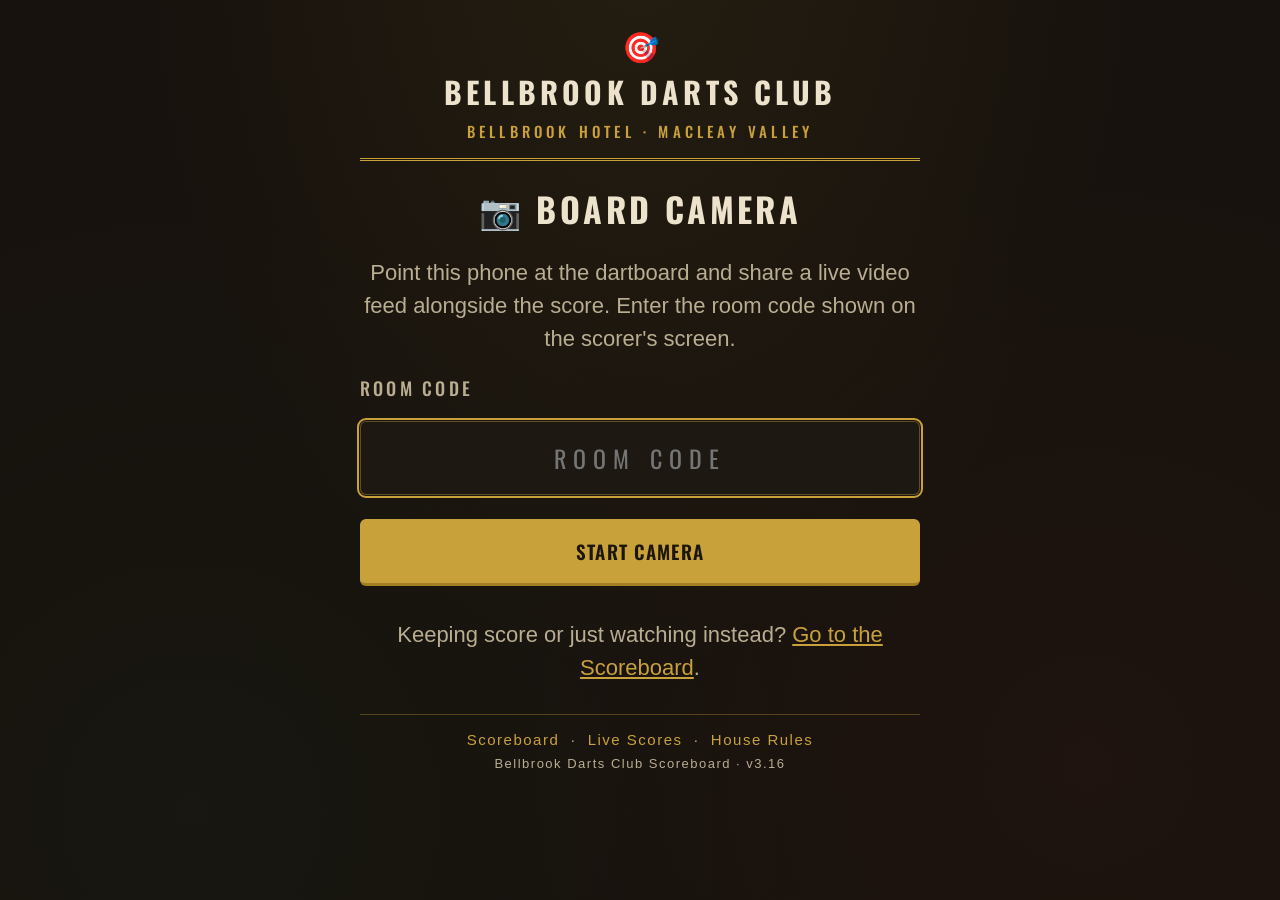
<file: camera.html>
<!DOCTYPE html>
<html lang="en">
<head>
    <meta charset="UTF-8">
    <meta name="viewport" content="width=device-width, initial-scale=1.0">
    <title>Board Camera — Bellbrook Darts Club</title>
    <link rel="preconnect" href="https://fonts.googleapis.com">
    <link rel="preconnect" href="https://fonts.gstatic.com" crossorigin>
    <link href="https://fonts.googleapis.com/css2?family=Oswald:wght@500;600;700&display=swap" rel="stylesheet">
    <style>
        :root {
            --timber: #17120d;
            --walnut: #262019;
            --walnut-deep: #1d1812;
            --chalk: #ede3cc;
            --chalk-dim: #b9ad92;
            --brass: #c9a13b;
            --brass-deep: #a37f24;
            --board-red: #b23a2e;
            --board-green: #2f6e4f;
            --board-green-deep: #24543d;
            --display: 'Oswald', 'Arial Narrow', system-ui, sans-serif;
            --body: -apple-system, BlinkMacSystemFont, 'Segoe UI', Arial, sans-serif;
        }

        * { margin: 0; padding: 0; box-sizing: border-box; }

        body {
            font-family: var(--body);
            background: var(--timber);
            background-image:
                radial-gradient(ellipse at 50% -10%, rgba(201, 161, 59, 0.08) 0%, transparent 55%),
                radial-gradient(circle at 15% 90%, rgba(47, 110, 79, 0.05) 0%, transparent 45%),
                radial-gradient(circle at 85% 85%, rgba(178, 58, 46, 0.05) 0%, transparent 45%);
            background-attachment: fixed;
            color: var(--chalk);
            min-height: 100vh;
            padding: 15px;
            font-size: 22px;
        }

        .club-header {
            text-align: center;
            padding: 18px 10px 16px;
            margin: 0 auto 10px;
            border-bottom: 3px double var(--brass);
            max-width: 560px;
        }

        .club-header .club-mark { font-size: 30px; line-height: 1; margin-bottom: 6px; }

        .club-header .club-name {
            font-family: var(--display);
            font-weight: 700;
            font-size: 30px;
            letter-spacing: 0.14em;
            text-transform: uppercase;
        }

        .club-header .club-sub {
            font-family: var(--display);
            font-weight: 500;
            font-size: 15px;
            letter-spacing: 0.28em;
            text-transform: uppercase;
            color: var(--brass);
            margin-top: 6px;
        }

        main { max-width: 560px; margin: 0 auto; }

        h1 {
            text-align: center;
            margin: 22px 0;
            font-family: var(--display);
            font-weight: 700;
            font-size: 34px;
            letter-spacing: 0.1em;
            text-transform: uppercase;
        }

        .setup-note {
            text-align: center;
            color: var(--chalk-dim);
            margin: 20px 0;
            line-height: 1.5;
        }

        .label {
            font-family: var(--display);
            font-weight: 500;
            font-size: 18px;
            letter-spacing: 0.18em;
            text-transform: uppercase;
            color: var(--chalk-dim);
            margin-bottom: 8px;
        }

        input {
            width: 100%;
            padding: 18px;
            font-size: 24px;
            font-family: var(--display);
            letter-spacing: 0.3em;
            text-align: center;
            text-transform: uppercase;
            border: 1px solid rgba(201, 161, 59, 0.4);
            background: var(--walnut-deep);
            color: var(--chalk);
            border-radius: 6px;
            margin: 12px 0;
        }

        input:focus { outline: 2px solid var(--brass); outline-offset: 1px; }

        button {
            background: var(--brass);
            color: #1c1608;
            border: none;
            border-bottom: 3px solid var(--brass-deep);
            padding: 18px 24px;
            font-family: var(--display);
            font-size: 19px;
            font-weight: 600;
            letter-spacing: 0.06em;
            text-transform: uppercase;
            border-radius: 6px;
            cursor: pointer;
            width: 100%;
            margin: 12px 0;
        }

        button:active { background: var(--brass-deep); }
        button:disabled { background: var(--walnut-deep); color: #6e6653; border-bottom-color: #33291d; cursor: not-allowed; }

        button.ghost {
            background: var(--walnut);
            color: var(--chalk);
            border: 1px solid rgba(201, 161, 59, 0.4);
            border-bottom: 3px solid rgba(201, 161, 59, 0.4);
        }

        button.danger { background: var(--board-red); color: var(--chalk); border-bottom-color: #8e2c22; }

        .message {
            background: var(--board-red);
            color: var(--chalk);
            padding: 15px;
            border-radius: 6px;
            margin: 15px 0;
            text-align: center;
            font-weight: 600;
        }

        .message.success { background: var(--board-green); }

        .cam-preview {
            width: 100%;
            border-radius: 8px;
            border: 2px solid var(--brass);
            background: #000;
            margin: 15px 0;
            display: block;
        }

        .cam-status {
            text-align: center;
            font-family: var(--display);
            font-weight: 600;
            letter-spacing: 0.1em;
            text-transform: uppercase;
            margin: 10px 0;
            color: var(--chalk-dim);
        }

        .cam-status.live { color: var(--board-green); }

        .viewer-count {
            text-align: center;
            color: var(--chalk-dim);
            margin: 6px 0 16px;
            font-size: 18px;
        }

        .club-footer {
            text-align: center;
            max-width: 560px;
            margin: 30px auto 10px;
            padding-top: 16px;
            border-top: 1px solid rgba(201, 161, 59, 0.35);
            font-size: 15px;
            letter-spacing: 0.1em;
            color: var(--chalk-dim);
        }

        .club-footer a { color: var(--brass); text-decoration: none; }
    </style>
</head>
<body>

<header class="club-header">
    <div class="club-mark">🎯</div>
    <div class="club-name">Bellbrook Darts Club</div>
    <div class="club-sub">Bellbrook Hotel · Macleay Valley</div>
</header>

<main>

<h1>📷 Board Camera</h1>

<!-- Join screen -->
<div id="joinScreen">
    <p class="setup-note">Point this phone at the dartboard and share a live video feed alongside the score. Enter the room code shown on the scorer's screen.</p>

    <div class="label">Room Code</div>
    <input type="text" id="roomInput" placeholder="ROOM CODE" maxlength="5" autocapitalize="characters" autofocus
           onkeypress="if(event.key==='Enter') startCamera()">

    <button onclick="startCamera()" id="startCameraBtn">Start Camera</button>
    <div id="joinError"></div>
    <p class="setup-note">Keeping score or just watching instead? <a href="index.html" style="color: #c9a13b;">Go to the Scoreboard</a>.</p>
</div>

<!-- Live camera screen -->
<div id="liveCameraScreen" style="display: none;">
    <div class="cam-status" id="camStatus">Connecting…</div>
    <video id="camPreview" class="cam-preview" muted autoplay playsinline></video>
    <div class="viewer-count" id="viewerCount"></div>
    <p class="setup-note" id="wakeLockNote" style="display: none;">Keep this screen on and this tab open for the feed to keep streaming.</p>
    <button class="danger" onclick="stopCamera()">Stop Camera</button>
</div>

</main>

<footer class="club-footer">
    <a href="index.html">Scoreboard</a> &nbsp;·&nbsp; <a href="live.html">Live Scores</a> &nbsp;·&nbsp; <a href="rules.html">House Rules</a>
    <div style="margin-top: 8px; font-size: 13px;">Bellbrook Darts Club Scoreboard · v3.16</div>
</footer>

<script>
const LIVE_BROKERS = [
    'wss://broker.emqx.io:8084/mqtt',
    'wss://broker.hivemq.com:8884/mqtt',
    'wss://test.mosquitto.org:8081/mqtt'
];

function signalTopic(room) {
    return `bellbrook-darts-club/${room}/signal`;
}

function makeDeviceId() {
    if (window.crypto && crypto.randomUUID) return crypto.randomUUID();
    return 'dev-' + Math.random().toString(36).slice(2) + Date.now().toString(36);
}

let cameraShare = {
    active: false,
    room: null,
    deviceId: makeDeviceId(),
    clients: [],
    stream: null,
    peers: new Map(),   // viewerId -> { pc, connectedAt }
    heartbeatTimer: null,
    pruneTimer: null,
    wakeLock: null
};

function loadMqttLib() {
    return new Promise((resolve, reject) => {
        if (window.mqtt) { resolve(); return; }
        const s = document.createElement('script');
        s.src = 'https://unpkg.com/mqtt@5/dist/mqtt.min.js';
        s.onload = () => resolve();
        s.onerror = () => reject(new Error('Could not load the live-sharing library.'));
        document.head.appendChild(s);
    });
}

function showJoinError(msg) {
    document.getElementById('joinError').innerHTML = msg ? `<div class="message">${msg}</div>` : '';
}

let remoteCameraSeen = null;

async function startCamera() {
    const room = document.getElementById('roomInput').value.trim().toUpperCase();
    if (room.length < 4) { showJoinError("Enter the room code shown on the scorer's screen."); return; }

    showJoinError('');
    const btn = document.getElementById('startCameraBtn');
    btn.disabled = true;
    btn.textContent = 'Requesting camera…';

    let stream;
    try {
        stream = await requestCameraStream();
    } catch (err) {
        showJoinError(cameraErrorMessage(err));
        btn.disabled = false;
        btn.textContent = 'Start Camera';
        return;
    }

    cameraShare.room = room;
    cameraShare.stream = stream;

    document.getElementById('camPreview').srcObject = stream;
    document.getElementById('joinScreen').style.display = 'none';
    document.getElementById('liveCameraScreen').style.display = 'block';
    document.getElementById('camStatus').textContent = 'Checking for another camera…';

    try {
        await connectSignaling(room);
    } catch (err) {
        document.getElementById('camStatus').textContent = 'Could not connect. Check your internet connection and try again.';
        return;
    }

    const existing = await waitForExistingCamera(2500);
    if (existing) {
        teardownCamera();
        document.getElementById('joinScreen').style.display = 'block';
        document.getElementById('liveCameraScreen').style.display = 'none';
        btn.disabled = false;
        btn.textContent = 'Start Camera';
        showJoinError('A board camera is already active for this room.');
        return;
    }

    cameraShare.active = true;
    const statusEl = document.getElementById('camStatus');
    statusEl.textContent = 'Camera live';
    statusEl.classList.add('live');
    updateViewerCount();

    publishSignal({ type: 'camera-here' }, { retain: true });
    cameraShare.heartbeatTimer = setInterval(() => {
        publishSignal({ type: 'camera-here' }, { retain: true });
    }, 5000);
    cameraShare.pruneTimer = setInterval(prunePeers, 4000);

    requestWakeLock();
    document.addEventListener('visibilitychange', onVisibilityChange);
}

async function requestCameraStream() {
    const constraints = {
        video: {
            facingMode: { ideal: 'environment' },
            width: { ideal: 1280 },
            height: { ideal: 720 },
            frameRate: { ideal: 24 }
        },
        audio: false
    };
    try {
        return await navigator.mediaDevices.getUserMedia(constraints);
    } catch (err) {
        if (err.name === 'OverconstrainedError') {
            return await navigator.mediaDevices.getUserMedia({ video: true, audio: false });
        }
        throw err;
    }
}

function cameraErrorMessage(err) {
    switch (err.name) {
        case 'NotAllowedError': return 'Camera permission was denied. Allow camera access for this site and try again.';
        case 'NotFoundError': return 'No camera was found on this device.';
        case 'NotReadableError': return 'The camera is already in use by another app. Close it and try again.';
        default: return 'Could not start the camera. Try again.';
    }
}

function connectSignaling(room) {
    return loadMqttLib().then(() => new Promise((resolve, reject) => {
        let resolved = false;
        const topic = signalTopic(room);
        LIVE_BROKERS.forEach(url => {
            try {
                const client = window.mqtt.connect(url, { connectTimeout: 9000, reconnectPeriod: 5000 });
                client.on('connect', () => {
                    client.subscribe(topic, { qos: 1 });
                    if (!resolved) { resolved = true; resolve(); }
                });
                client.on('message', (t, payload) => {
                    if (t === topic) handleSignalMessage(payload.toString());
                });
                cameraShare.clients.push(client);
            } catch (e) { /* other brokers may still work */ }
        });
        setTimeout(() => { if (!resolved) reject(new Error('timeout')); }, 9000);
    }));
}

function waitForExistingCamera(ms) {
    remoteCameraSeen = null;
    return new Promise(resolve => setTimeout(() => resolve(remoteCameraSeen), ms));
}

function publishSignal(fields, opts) {
    opts = opts || {};
    if (!cameraShare.room) return;
    const msg = Object.assign({ v: 1, from: cameraShare.deviceId, to: null, ts: Date.now() }, fields);
    const payload = JSON.stringify(msg);
    const topic = signalTopic(cameraShare.room);
    cameraShare.clients.forEach(c => {
        if (c.connected) c.publish(topic, payload, { retain: !!opts.retain, qos: opts.qos != null ? opts.qos : 0 });
    });
}

function handleSignalMessage(raw) {
    let msg;
    try { msg = JSON.parse(raw); } catch (e) { return; }
    if (!msg || msg.from === cameraShare.deviceId) return; // ignore self-echo (multi-broker + own traffic)

    if (msg.type === 'camera-here') {
        remoteCameraSeen = { id: msg.from, ts: msg.ts || Date.now() };
        return;
    }
    if (msg.type === 'viewer-here') {
        if (cameraShare.active) ensurePeerFor(msg.from);
        return;
    }
    if (msg.type === 'answer' && msg.to === cameraShare.deviceId) {
        handleAnswer(msg);
    }
}

async function ensurePeerFor(viewerId) {
    if (cameraShare.peers.has(viewerId)) return; // idempotent: dedupe repeated viewer-here / multi-broker echoes
    const peerEntry = { pc: null, connectedAt: null };
    cameraShare.peers.set(viewerId, peerEntry);

    const pc = new RTCPeerConnection({ iceServers: [{ urls: 'stun:stun.l.google.com:19302' }] });
    peerEntry.pc = pc;

    cameraShare.stream.getTracks().forEach(track => pc.addTrack(track, cameraShare.stream));

    pc.onconnectionstatechange = () => {
        if (pc.connectionState === 'connected') {
            peerEntry.connectedAt = Date.now();
        }
        updateViewerCount();
    };

    const offer = await pc.createOffer();
    await pc.setLocalDescription(offer);
    await waitForIceGathering(pc, 3500);

    publishSignal({ type: 'offer', to: viewerId, sdp: pc.localDescription.sdp }, { qos: 1 });
}

function waitForIceGathering(pc, timeoutMs) {
    if (pc.iceGatheringState === 'complete') return Promise.resolve();
    return new Promise(resolve => {
        let done = false;
        const finish = () => {
            if (done) return;
            done = true;
            pc.removeEventListener('icegatheringstatechange', check);
            resolve();
        };
        const check = () => { if (pc.iceGatheringState === 'complete') finish(); };
        pc.addEventListener('icegatheringstatechange', check);
        setTimeout(finish, timeoutMs);
    });
}

async function handleAnswer(msg) {
    const entry = cameraShare.peers.get(msg.from);
    if (!entry || !entry.pc) return;
    if (entry.pc.signalingState !== 'have-local-offer') return; // dedupe: already answered / stale
    await entry.pc.setRemoteDescription({ type: 'answer', sdp: msg.sdp });
}

function prunePeers() {
    cameraShare.peers.forEach((entry, viewerId) => {
        if (!entry.pc) return;
        const state = entry.pc.connectionState;
        if (state === 'failed' || state === 'closed') {
            entry.pc.close();
            cameraShare.peers.delete(viewerId);
            updateViewerCount();
        }
    });
}

function updateViewerCount() {
    const n = Array.from(cameraShare.peers.values()).filter(e => e.pc && e.pc.connectionState === 'connected').length;
    document.getElementById('viewerCount').textContent = n === 0 ? 'No one watching yet' : `${n} viewer${n === 1 ? '' : 's'} watching`;
}

async function requestWakeLock() {
    if (!('wakeLock' in navigator)) {
        document.getElementById('wakeLockNote').style.display = 'block';
        return;
    }
    try {
        cameraShare.wakeLock = await navigator.wakeLock.request('screen');
    } catch (e) {
        document.getElementById('wakeLockNote').style.display = 'block';
    }
}

function onVisibilityChange() {
    if (document.visibilityState === 'visible' && cameraShare.active) requestWakeLock();
}

function teardownCamera() {
    if (cameraShare.heartbeatTimer) clearInterval(cameraShare.heartbeatTimer);
    if (cameraShare.pruneTimer) clearInterval(cameraShare.pruneTimer);
    cameraShare.heartbeatTimer = null;
    cameraShare.pruneTimer = null;

    cameraShare.peers.forEach(entry => entry.pc && entry.pc.close());
    cameraShare.peers.clear();

    if (cameraShare.stream) {
        cameraShare.stream.getTracks().forEach(t => t.stop());
        cameraShare.stream = null;
    }

    cameraShare.clients.forEach(c => { try { c.end(true); } catch (e) {} });
    cameraShare.clients = [];

    if (cameraShare.wakeLock) {
        cameraShare.wakeLock.release().catch(() => {});
        cameraShare.wakeLock = null;
    }
    document.removeEventListener('visibilitychange', onVisibilityChange);

    const preview = document.getElementById('camPreview');
    if (preview) preview.srcObject = null;
}

function stopCamera() {
    if (cameraShare.active) {
        publishSignal({ type: 'camera-gone' }, { retain: true });
    }
    cameraShare.active = false;
    teardownCamera();

    document.getElementById('camStatus').classList.remove('live');
    document.getElementById('joinScreen').style.display = 'block';
    document.getElementById('liveCameraScreen').style.display = 'none';

    const btn = document.getElementById('startCameraBtn');
    btn.disabled = false;
    btn.textContent = 'Start Camera';
}

window.addEventListener('pagehide', () => {
    if (cameraShare.active) {
        publishSignal({ type: 'camera-gone' }, { retain: true });
    }
});

const prefillRoom = new URLSearchParams(location.search).get('room');
if (prefillRoom) document.getElementById('roomInput').value = prefillRoom.toUpperCase();
</script>
</body>
</html>
</file>
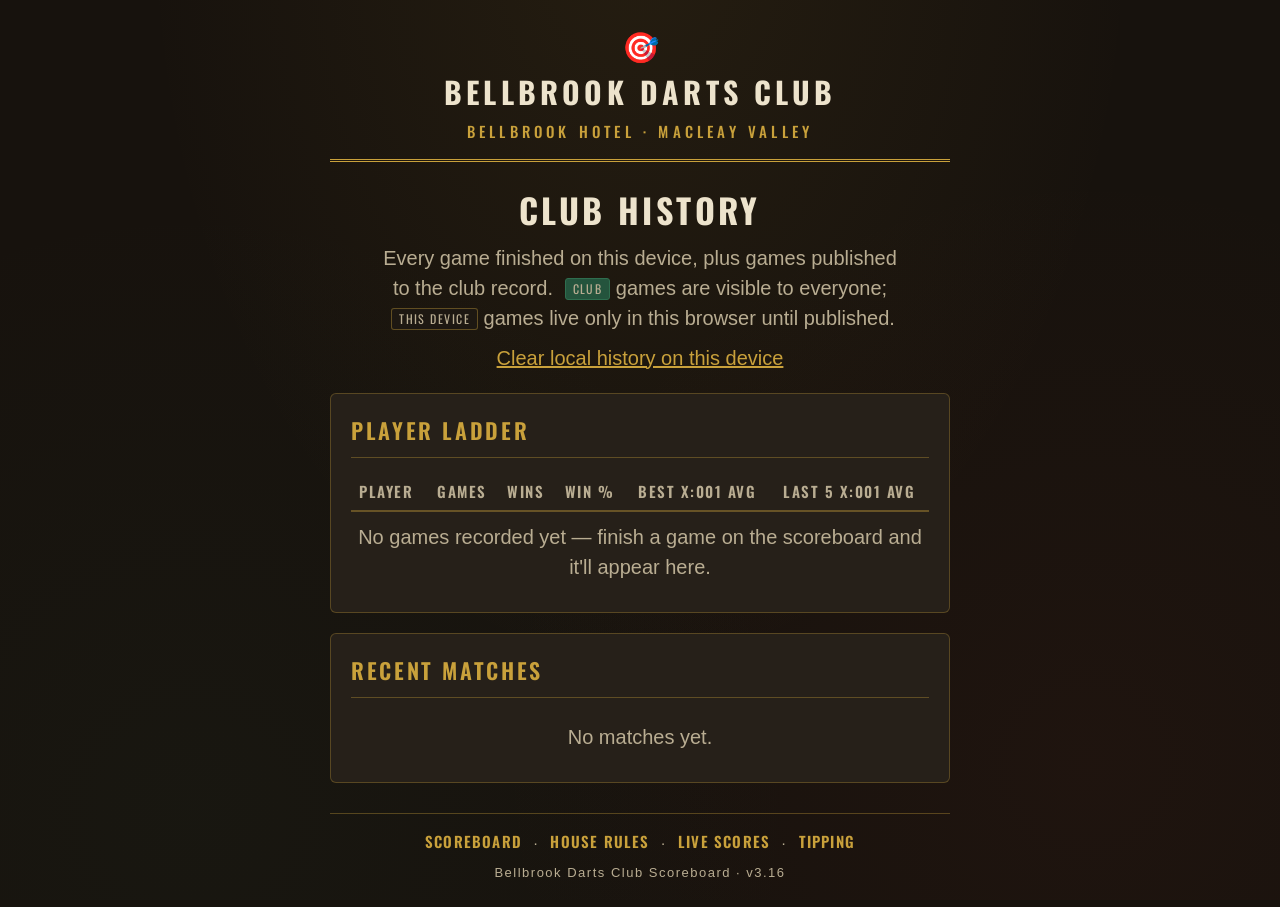
<file: history.html>
<!DOCTYPE html>
<html lang="en">
<head>
    <meta charset="UTF-8">
    <meta name="viewport" content="width=device-width, initial-scale=1.0">
    <title>Club History — Bellbrook Darts Club</title>
    <link rel="preconnect" href="https://fonts.googleapis.com">
    <link rel="preconnect" href="https://fonts.gstatic.com" crossorigin>
    <link href="https://fonts.googleapis.com/css2?family=Oswald:wght@500;600;700&display=swap" rel="stylesheet">
    <style>
        :root {
            --timber: #17120d;
            --walnut: #262019;
            --walnut-deep: #1d1812;
            --chalk: #ede3cc;
            --chalk-dim: #b9ad92;
            --brass: #c9a13b;
            --brass-deep: #a37f24;
            --board-red: #b23a2e;
            --board-green: #2f6e4f;
            --board-green-deep: #24543d;
            --display: 'Oswald', 'Arial Narrow', system-ui, sans-serif;
            --body: -apple-system, BlinkMacSystemFont, 'Segoe UI', Arial, sans-serif;
        }

        * { margin: 0; padding: 0; box-sizing: border-box; }

        body {
            font-family: var(--body);
            background: var(--timber);
            background-image:
                radial-gradient(ellipse at 50% -10%, rgba(201, 161, 59, 0.08) 0%, transparent 55%),
                radial-gradient(circle at 15% 90%, rgba(47, 110, 79, 0.05) 0%, transparent 45%),
                radial-gradient(circle at 85% 85%, rgba(178, 58, 46, 0.05) 0%, transparent 45%);
            background-attachment: fixed;
            color: var(--chalk);
            min-height: 100vh;
            padding: 15px;
            font-size: 20px;
            line-height: 1.5;
        }

        .club-header {
            text-align: center;
            padding: 18px 10px 16px;
            margin: 0 auto 10px;
            border-bottom: 3px double var(--brass);
            max-width: 620px;
        }

        .club-header .club-mark { font-size: 30px; line-height: 1; margin-bottom: 6px; }

        .club-header .club-name {
            font-family: var(--display);
            font-weight: 700;
            font-size: 30px;
            letter-spacing: 0.14em;
            text-transform: uppercase;
        }

        .club-header .club-sub {
            font-family: var(--display);
            font-weight: 500;
            font-size: 15px;
            letter-spacing: 0.28em;
            text-transform: uppercase;
            color: var(--brass);
            margin-top: 6px;
        }

        main { max-width: 620px; margin: 0 auto; }

        h1 {
            text-align: center;
            margin: 22px 0 8px;
            font-family: var(--display);
            font-weight: 700;
            font-size: 34px;
            letter-spacing: 0.1em;
            text-transform: uppercase;
        }

        .intro {
            text-align: center;
            color: var(--chalk-dim);
            margin: 0 auto 20px;
            max-width: 48ch;
        }

        section {
            background: var(--walnut);
            border: 1px solid rgba(201, 161, 59, 0.3);
            border-radius: 6px;
            padding: 20px;
            margin: 20px 0;
        }

        h2 {
            font-family: var(--display);
            font-weight: 600;
            font-size: 22px;
            letter-spacing: 0.12em;
            text-transform: uppercase;
            color: var(--brass);
            border-bottom: 1px solid rgba(201, 161, 59, 0.35);
            padding-bottom: 10px;
            margin-bottom: 14px;
        }

        table {
            width: 100%;
            border-collapse: collapse;
            font-variant-numeric: tabular-nums;
        }

        th {
            font-family: var(--display);
            font-weight: 600;
            font-size: 15px;
            letter-spacing: 0.1em;
            text-transform: uppercase;
            color: var(--chalk-dim);
            text-align: left;
            padding: 8px 8px;
            border-bottom: 2px solid rgba(201, 161, 59, 0.4);
        }

        td {
            padding: 9px 8px;
            border-bottom: 1px solid rgba(201, 161, 59, 0.15);
            font-size: 18px;
        }

        tr:last-child td { border-bottom: none; }

        .num { text-align: center; }

        .match-item {
            padding: 12px 4px;
            border-bottom: 1px solid rgba(201, 161, 59, 0.15);
        }

        .match-item:last-child { border-bottom: none; }

        .match-head {
            display: flex;
            justify-content: space-between;
            gap: 10px;
            flex-wrap: wrap;
        }

        .match-game {
            font-family: var(--display);
            font-weight: 600;
            font-size: 19px;
            letter-spacing: 0.06em;
            text-transform: uppercase;
        }

        .match-date { color: var(--chalk-dim); font-size: 16px; }

        .match-detail { color: var(--chalk-dim); font-size: 17px; margin-top: 4px; }

        .match-detail .win { color: var(--brass); font-weight: 600; }

        .src-tag {
            display: inline-block;
            font-family: var(--display);
            font-size: 12px;
            letter-spacing: 0.12em;
            text-transform: uppercase;
            border-radius: 3px;
            padding: 1px 7px;
            margin-left: 6px;
            vertical-align: middle;
        }

        .src-club { background: var(--board-green-deep); border: 1px solid var(--board-green); }
        .src-device { background: var(--walnut-deep); border: 1px solid rgba(201, 161, 59, 0.4); color: var(--chalk-dim); }

        .empty-note { color: var(--chalk-dim); text-align: center; padding: 10px 0; }

        .club-footer {
            text-align: center;
            max-width: 620px;
            margin: 30px auto 10px;
            padding-top: 16px;
            border-top: 1px solid rgba(201, 161, 59, 0.35);
            font-size: 15px;
            letter-spacing: 0.1em;
            color: var(--chalk-dim);
        }

        .club-footer a {
            color: var(--brass);
            text-decoration: none;
            font-family: var(--display);
            font-weight: 600;
            letter-spacing: 0.08em;
            text-transform: uppercase;
        }

        .table-scroll { overflow-x: auto; }
    </style>
</head>
<body>

<header class="club-header">
    <div class="club-mark">🎯</div>
    <div class="club-name">Bellbrook Darts Club</div>
    <div class="club-sub">Bellbrook Hotel · Macleay Valley</div>
</header>

<main>

<h1>Club History</h1>
<p class="intro">Every game finished on this device, plus games published to the club record. <span class="src-tag src-club">Club</span> games are visible to everyone; <span class="src-tag src-device">This device</span> games live only in this browser until published.</p>
<p class="intro" style="margin-top: -10px;"><a href="#" id="clearLocalLink" onclick="clearLocalHistory(); return false;" style="color: #c9a13b;">Clear local history on this device</a></p>

<section>
    <h2>Player Ladder</h2>
    <div class="table-scroll">
        <table id="ladder">
            <tr><th>Player</th><th class="num">Games</th><th class="num">Wins</th><th class="num">Win %</th><th class="num">Best X:001 Avg</th><th class="num">Last 5 X:001 Avg</th></tr>
        </table>
    </div>
    <div class="empty-note" id="ladderEmpty" style="display: none;">No games recorded yet — finish a game on the scoreboard and it'll appear here.</div>
</section>

<section>
    <h2>Recent Matches</h2>
    <div id="matches"></div>
    <div class="empty-note" id="matchesEmpty" style="display: none;">No matches yet.</div>
</section>

</main>

<footer class="club-footer">
    <a href="index.html">Scoreboard</a> &nbsp;·&nbsp; <a href="rules.html">House Rules</a> &nbsp;·&nbsp; <a href="live.html">Live Scores</a> &nbsp;·&nbsp; <a href="tipping/index.html">Tipping</a>
    <div style="margin-top: 8px; font-size: 13px;">Bellbrook Darts Club Scoreboard · v3.16</div>
</footer>

<script>
const REPO_API = 'https://api.github.com/repos/mayhem82/Darts-Score-System/contents/matches';

function esc(s) {
    return String(s).replace(/&/g, '&amp;').replace(/</g, '&lt;').replace(/>/g, '&gt;');
}

function localMatches() {
    try {
        return (JSON.parse(localStorage.getItem('bbdc-matches') || '[]')).map(m => ({ ...m, src: 'device' }));
    } catch (e) { return []; }
}

async function repoMatches() {
    try {
        const res = await fetch(REPO_API, { headers: { 'Accept': 'application/vnd.github+json' } });
        if (!res.ok) return [];
        const files = (await res.json()).filter(f => f.name.endsWith('.json')).slice(-100);
        const recs = await Promise.all(files.map(async f => {
            try {
                const r = await fetch(f.download_url);
                if (!r.ok) return null;
                const m = await r.json();
                return { ...m, src: 'club' };
            } catch (e) { return null; }
        }));
        return recs.filter(Boolean);
    } catch (e) { return []; }
}

function fmtDate(ts) {
    return new Date(ts).toLocaleDateString('en-AU', { day: 'numeric', month: 'short', year: 'numeric' }) +
        ' ' + new Date(ts).toLocaleTimeString('en-AU', { hour: 'numeric', minute: '2-digit' });
}

function render(all) {
    // Dedupe: a device match that was also published to the club shares the same ts
    const seen = new Set();
    const matches = [];
    // club copies win over device copies
    all.sort((a, b) => (a.src === 'club' ? -1 : 1) - (b.src === 'club' ? -1 : 1));
    all.forEach(m => {
        if (!m || !m.ts || seen.has(m.ts)) return;
        seen.add(m.ts);
        matches.push(m);
    });
    matches.sort((a, b) => b.ts - a.ts);

    // Player ladder
    const stats = {};
    matches.forEach(m => {
        (m.players || []).forEach(p => {
            const s = stats[p.name] = stats[p.name] || { games: 0, wins: 0, avgs: [] };
            s.games++;
            if (p.name === m.winner) s.wins++;
            if (typeof p.avg === 'number' && p.avg > 0) s.avgs.push({ ts: m.ts, avg: p.avg });
        });
    });

    const ladder = document.getElementById('ladder');
    const names = Object.keys(stats).sort((a, b) =>
        stats[b].wins - stats[a].wins || stats[b].games - stats[a].games || a.localeCompare(b));

    if (!names.length) {
        document.getElementById('ladderEmpty').style.display = 'block';
        document.getElementById('matchesEmpty').style.display = 'block';
        return;
    }

    names.forEach(name => {
        const s = stats[name];
        const winPct = s.games ? Math.round(100 * s.wins / s.games) : 0;
        const best = s.avgs.length ? Math.max(...s.avgs.map(a => a.avg)).toFixed(1) : '—';
        const recent = s.avgs.sort((a, b) => b.ts - a.ts).slice(0, 5);
        const last5 = recent.length ? (recent.reduce((t, a) => t + a.avg, 0) / recent.length).toFixed(1) : '—';
        const row = ladder.insertRow();
        row.innerHTML = `<td>${esc(name)}</td><td class="num">${s.games}</td><td class="num">${s.wins}</td>` +
            `<td class="num">${winPct}%</td><td class="num">${best}</td><td class="num">${last5}</td>`;
    });

    // Matches list
    const box = document.getElementById('matches');
    box.innerHTML = matches.slice(0, 50).map(m => {
        const detail = (m.players || []).map(p => {
            if (typeof p.score === 'number') {
                const placeTag = p.place ? ` ${['1st','2nd','3rd','4th','5th'][p.place - 1] || ''}` : '';
                return `${p.name}${placeTag} ${p.score}${p.avg ? ` (avg ${p.avg})` : ''}`;
            }
            if (typeof p.strikes === 'number') {
                const status = p.place === 1 ? 'won' : p.place ? (['1st','2nd','3rd','4th','5th'][p.place - 1] || `${p.place}th`) : 'out';
                return `${p.name} ${status} ${p.strikes}/5`;
            }
            if (p.place) return `${p.name} ${['1st','2nd','3rd','4th'][p.place - 1] || p.place + 'th'}`;
            return p.name;
        }).join(' · ');
        return `
            <div class="match-item">
                <div class="match-head">
                    <span class="match-game">${esc(m.game)}<span class="src-tag src-${m.src}">${m.src === 'club' ? 'Club' : 'This device'}</span></span>
                    <span class="match-date">${fmtDate(m.ts)}</span>
                </div>
                <div class="match-detail"><span class="win">🎯 ${esc(m.winner)}</span> — ${esc(detail)}</div>
            </div>
        `;
    }).join('');
}

function clearLocalHistory() {
    if (!confirm('Clear all match history saved on this device? This cannot be undone. Games already published to Club History will still show.')) return;
    localStorage.removeItem('bbdc-matches');
    window.location.reload();
}

(async () => {
    const local = localMatches();
    render(local); // instant, then refresh once club records arrive
    const club = await repoMatches();
    if (club.length) {
        document.getElementById('ladder').innerHTML =
            '<tr><th>Player</th><th class="num">Games</th><th class="num">Wins</th><th class="num">Win %</th><th class="num">Best X:001 Avg</th><th class="num">Last 5 X:001 Avg</th></tr>';
        render(local.concat(club));
    }
})();
</script>

</body>
</html>
</file>
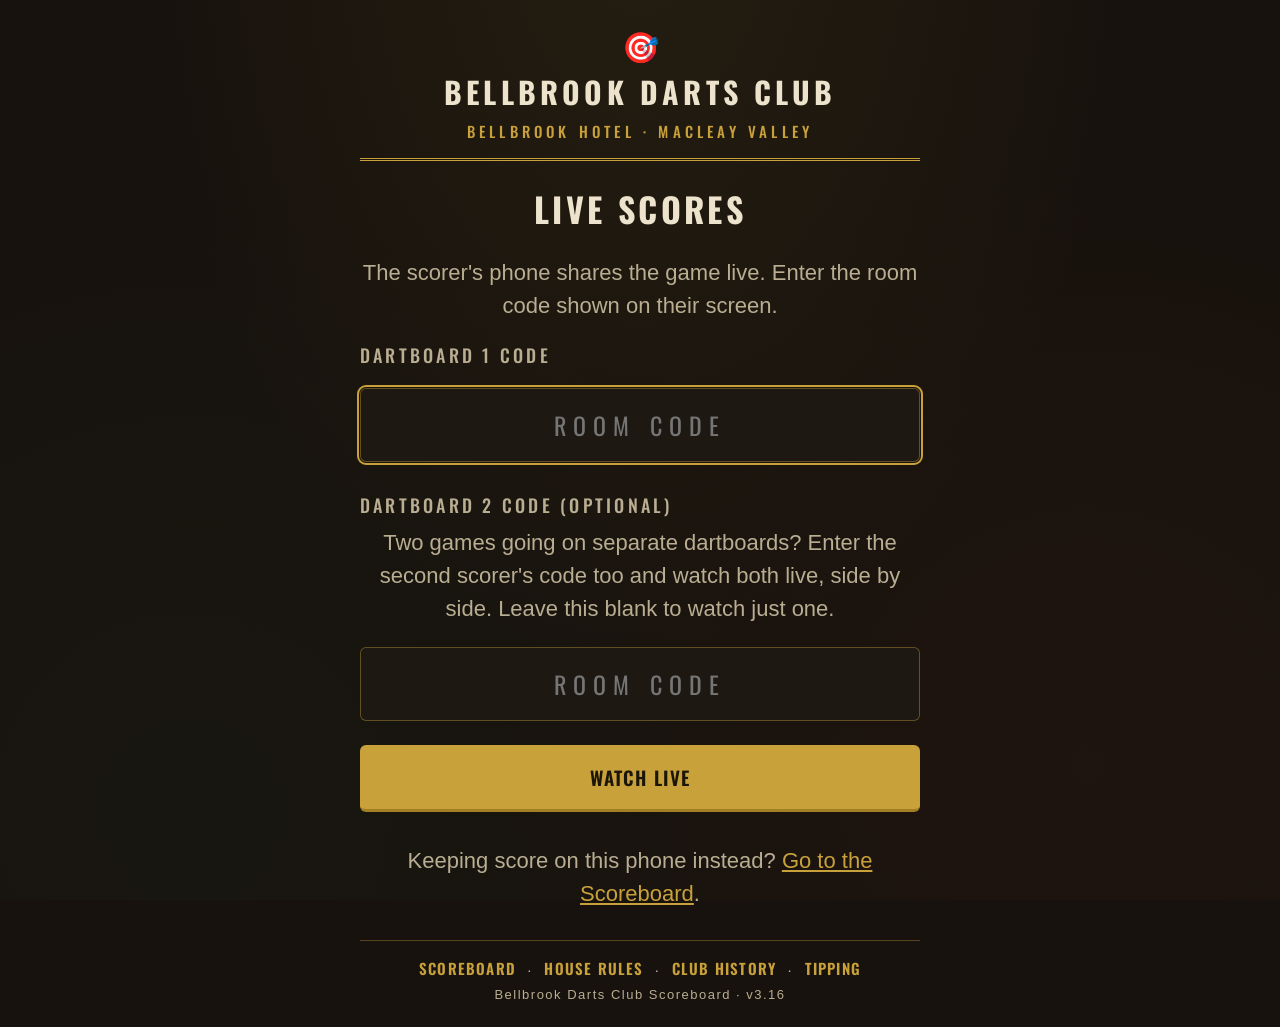
<file: live.html>
<!DOCTYPE html>
<html lang="en">
<head>
    <meta charset="UTF-8">
    <meta name="viewport" content="width=device-width, initial-scale=1.0">
    <title>Live Scores — Bellbrook Darts Club</title>
    <link rel="preconnect" href="https://fonts.googleapis.com">
    <link rel="preconnect" href="https://fonts.gstatic.com" crossorigin>
    <link href="https://fonts.googleapis.com/css2?family=Oswald:wght@500;600;700&display=swap" rel="stylesheet">
    <style>
        :root {
            --timber: #17120d;
            --walnut: #262019;
            --walnut-deep: #1d1812;
            --chalk: #ede3cc;
            --chalk-dim: #b9ad92;
            --brass: #c9a13b;
            --brass-deep: #a37f24;
            --board-red: #b23a2e;
            --board-green: #2f6e4f;
            --board-green-deep: #24543d;
            --display: 'Oswald', 'Arial Narrow', system-ui, sans-serif;
            --body: -apple-system, BlinkMacSystemFont, 'Segoe UI', Arial, sans-serif;
        }

        * { margin: 0; padding: 0; box-sizing: border-box; }

        body {
            font-family: var(--body);
            background: var(--timber);
            background-image:
                radial-gradient(ellipse at 50% -10%, rgba(201, 161, 59, 0.08) 0%, transparent 55%),
                radial-gradient(circle at 15% 90%, rgba(47, 110, 79, 0.05) 0%, transparent 45%),
                radial-gradient(circle at 85% 85%, rgba(178, 58, 46, 0.05) 0%, transparent 45%);
            background-attachment: fixed;
            color: var(--chalk);
            min-height: 100vh;
            padding: 15px;
            font-size: 22px;
        }

        .club-header {
            text-align: center;
            padding: 18px 10px 16px;
            margin: 0 auto 10px;
            border-bottom: 3px double var(--brass);
            max-width: 560px;
        }

        .club-header .club-mark { font-size: 30px; line-height: 1; margin-bottom: 6px; }

        .club-header .club-name {
            font-family: var(--display);
            font-weight: 700;
            font-size: 30px;
            letter-spacing: 0.14em;
            text-transform: uppercase;
        }

        .club-header .club-sub {
            font-family: var(--display);
            font-weight: 500;
            font-size: 15px;
            letter-spacing: 0.28em;
            text-transform: uppercase;
            color: var(--brass);
            margin-top: 6px;
        }

        main { max-width: 560px; margin: 0 auto; }

        h1 {
            text-align: center;
            margin: 22px 0;
            font-family: var(--display);
            font-weight: 700;
            font-size: 34px;
            letter-spacing: 0.1em;
            text-transform: uppercase;
        }

        h2 {
            text-align: center;
            margin: 20px 0;
            font-family: var(--display);
            font-weight: 600;
            font-size: 21px;
            letter-spacing: 0.12em;
            text-transform: uppercase;
        }

        button {
            background: var(--brass);
            color: #1c1608;
            border: none;
            border-bottom: 3px solid var(--brass-deep);
            padding: 18px 24px;
            font-family: var(--display);
            font-size: 19px;
            font-weight: 600;
            letter-spacing: 0.06em;
            text-transform: uppercase;
            border-radius: 6px;
            cursor: pointer;
            width: 100%;
            margin: 12px 0;
        }

        button:active { background: var(--brass-deep); }

        button.ghost {
            background: var(--walnut);
            color: var(--chalk);
            border: 1px solid rgba(201, 161, 59, 0.4);
            border-bottom: 3px solid rgba(201, 161, 59, 0.4);
            width: auto;
            flex: 1;
            padding: 12px 14px;
            font-size: 16px;
        }

        input {
            width: 100%;
            padding: 18px;
            font-size: 24px;
            font-family: var(--display);
            letter-spacing: 0.3em;
            text-align: center;
            text-transform: uppercase;
            border: 1px solid rgba(201, 161, 59, 0.4);
            background: var(--walnut-deep);
            color: var(--chalk);
            border-radius: 6px;
            margin: 12px 0;
        }

        input:focus { outline: 2px solid var(--brass); outline-offset: 1px; }

        .setup-note {
            text-align: center;
            color: var(--chalk-dim);
            margin: 20px 0;
            line-height: 1.5;
        }

        .controls {
            display: flex;
            gap: 10px;
            justify-content: center;
            margin: 5px 0 10px;
        }

        .boards { display: grid; gap: 15px; grid-template-columns: 1fr; }

        @media (orientation: landscape) {
            .boards.dual { grid-template-columns: 1fr 1fr; }
        }

        .board {
            position: relative;
            border: 1px solid rgba(201, 161, 59, 0.25);
            border-radius: 8px;
            padding: 12px;
            min-width: 0;
        }

        .board-reconnect-link {
            position: absolute;
            top: 10px;
            right: 10px;
            z-index: 2;
            font-size: 12px;
            color: var(--chalk-dim);
            text-decoration: none;
            white-space: nowrap;
        }

        .board-reconnect-form {
            display: none;
            position: absolute;
            top: 34px;
            right: 10px;
            z-index: 3;
            flex-direction: column;
            gap: 8px;
            width: 210px;
            background: var(--walnut-deep);
            border: 1px solid rgba(201, 161, 59, 0.4);
            border-radius: 8px;
            padding: 10px;
        }

        .board-reconnect-form .explain {
            font-size: 12px;
            color: var(--chalk-dim);
            line-height: 1.4;
        }

        .board-reconnect-form input {
            margin: 0;
            padding: 8px;
            font-size: 15px;
        }

        .board-reconnect-form button {
            margin: 0;
            width: 100%;
            padding: 8px;
        }

        .board-label {
            text-align: center;
            font-family: var(--display);
            font-weight: 600;
            font-size: 17px;
            letter-spacing: 0.2em;
            text-transform: uppercase;
            color: var(--chalk-dim);
            margin-bottom: 6px;
        }

        .live-pill {
            display: inline-flex;
            align-items: center;
            gap: 8px;
            font-family: var(--display);
            font-weight: 600;
            font-size: 15px;
            letter-spacing: 0.15em;
            text-transform: uppercase;
            background: var(--walnut);
            border: 1px solid rgba(201, 161, 59, 0.4);
            border-radius: 999px;
            padding: 8px 16px;
            color: var(--chalk-dim);
        }

        .live-pill .dot { width: 10px; height: 10px; border-radius: 50%; background: #777; }

        .live-pill.on { color: var(--chalk); border-color: var(--board-red); }
        .live-pill.on .dot { background: var(--board-red); animation: pulse 1.6s infinite; }

        @keyframes pulse {
            0%, 100% { box-shadow: 0 0 0 0 rgba(178, 58, 46, 0.6); }
            50% { box-shadow: 0 0 0 7px rgba(178, 58, 46, 0); }
        }

        @media (prefers-reduced-motion: reduce) {
            .live-pill.on .dot { animation: none; }
        }

        .status-line {
            text-align: center;
            font-family: var(--display);
            font-weight: 600;
            font-size: 32px;
            letter-spacing: 0.06em;
            margin: 14px 0;
            color: var(--chalk);
            text-wrap: balance;
        }

        .remaining-score {
            text-align: center;
            font-family: var(--display);
            font-variant-numeric: tabular-nums;
            font-size: 92px;
            font-weight: 700;
            color: var(--chalk);
            margin: 15px 0;
            text-shadow: 0 0 30px rgba(201, 161, 59, 0.25);
            background: var(--board-green-deep);
            border: 2px solid var(--brass);
            padding: 15px 20px;
            border-radius: 10px;
            line-height: 1;
        }

        .scoreboard {
            background: var(--walnut);
            border: 1px solid rgba(201, 161, 59, 0.3);
            border-radius: 6px;
            padding: 12px;
            margin: 12px 0;
        }

        .cam-video-wrap {
            border-radius: 8px;
            border: 2px solid var(--brass);
            background: #000;
            margin: 12px 0 0;
            overflow: hidden;
            position: relative;
            touch-action: none;
        }

        .cam-video {
            width: 100%;
            display: block;
            transform-origin: center center;
        }

        .cam-zoom-hint {
            text-align: center;
            color: var(--chalk-dim);
            font-size: 14px;
            margin: 6px 0 0;
        }

        .player-score {
            display: flex;
            justify-content: space-between;
            align-items: center;
            padding: 12px;
            margin: 5px 0;
            background: var(--timber);
            border-radius: 4px;
            border-left: 4px solid transparent;
        }

        .player-score.current { background: var(--board-green-deep); border-left-color: var(--brass); }
        .player-score.current::before { content: '▶ '; color: var(--brass); }

        .player-info { flex: 1; min-width: 0; }
        .player-name { font-weight: 600; font-size: 25px; }
        .player-avg { font-size: 20px; color: var(--chalk-dim); margin-top: 4px; }

        .score-display {
            font-family: var(--display);
            font-variant-numeric: tabular-nums;
            font-size: 52px;
            font-weight: 700;
            color: var(--chalk);
        }

        .panel {
            background: var(--walnut-deep);
            border: 1px solid rgba(201, 161, 59, 0.25);
            padding: 12px;
            border-radius: 6px;
            margin: 12px 0;
        }

        .label {
            font-family: var(--display);
            font-weight: 500;
            font-size: 18px;
            letter-spacing: 0.18em;
            text-transform: uppercase;
            color: var(--chalk-dim);
            margin-bottom: 8px;
        }

        .dart-row {
            display: flex;
            justify-content: space-between;
            padding: 8px 0;
            border-bottom: 1px solid rgba(201, 161, 59, 0.15);
        }

        .dart-row:last-child { border-bottom: none; }

        .history-list { max-height: 240px; overflow-y: auto; }

        .history-item {
            padding: 8px;
            border-bottom: 1px solid rgba(201, 161, 59, 0.15);
            font-size: 21px;
        }

        .history-item:last-child { border-bottom: none; }

        .winner-banner {
            text-align: center;
            font-family: var(--display);
            font-weight: 700;
            font-size: 44px;
            letter-spacing: 0.08em;
            text-transform: uppercase;
            color: var(--brass);
            background: var(--walnut);
            border: 2px solid var(--brass);
            border-radius: 10px;
            padding: 20px;
            margin: 15px 0;
            text-shadow: 0 0 20px rgba(201, 161, 59, 0.35);
        }

        .updated {
            text-align: center;
            font-size: 15px;
            color: var(--chalk-dim);
            margin: 10px 0 0;
        }

        .club-footer {
            text-align: center;
            max-width: 560px;
            margin: 30px auto 10px;
            padding-top: 16px;
            border-top: 1px solid rgba(201, 161, 59, 0.35);
            font-size: 15px;
            letter-spacing: 0.1em;
            color: var(--chalk-dim);
        }

        .club-footer a {
            color: var(--brass);
            text-decoration: none;
            font-family: var(--display);
            font-weight: 600;
            letter-spacing: 0.08em;
            text-transform: uppercase;
        }

        .center { text-align: center; }

        /* ---- Turn card: quick end-of-turn history + stats flash ---- */
        #turnCard {
            display: none;
            position: fixed;
            inset: 0;
            z-index: 50;
            background: rgba(23, 18, 13, 0.88);
            padding: 4vh 15px;
            overflow-y: auto;
        }

        #turnCard .card {
            max-width: 640px;
            margin: 0 auto;
            background: var(--walnut);
            border: 2px solid var(--brass);
            border-radius: 12px;
            padding: 22px;
        }

        #turnCard .card .tc-label {
            text-align: center;
            font-family: var(--display);
            font-weight: 600;
            font-size: 18px;
            letter-spacing: 0.25em;
            text-transform: uppercase;
            color: var(--brass);
        }

        #turnCard .card .tc-headline {
            text-align: center;
            font-family: var(--display);
            font-weight: 700;
            font-size: 36px;
            letter-spacing: 0.04em;
            margin: 14px 0;
            text-wrap: balance;
        }

        #turnCard .tc-row {
            display: flex;
            justify-content: space-between;
            align-items: center;
            padding: 10px 12px;
            margin: 5px 0;
            background: var(--timber);
            border-radius: 4px;
        }

        #turnCard .tc-row .tc-name { font-size: 24px; font-weight: 600; }
        #turnCard .tc-row .tc-sub { font-size: 18px; color: var(--chalk-dim); }
        #turnCard .tc-row .tc-score {
            font-family: var(--display);
            font-variant-numeric: tabular-nums;
            font-size: 40px;
            font-weight: 700;
        }

        #turnCard .tc-next {
            text-align: center;
            font-family: var(--display);
            font-weight: 600;
            font-size: 26px;
            letter-spacing: 0.06em;
            color: var(--board-green);
            color: #6fbf92;
            margin-top: 14px;
        }

        /* ---- TV / Big Screen mode ---- */
        body.tv { padding: 10px; }
        body.tv .club-header, body.tv .club-footer, body.tv #pageTitle { display: none; }
        body.tv main { max-width: none; }
        body.tv .board-label { font-size: clamp(18px, 3.2vh, 32px); }
        body.tv .status-line { font-size: clamp(36px, 7.5vh, 86px); margin: 10px 0; }
        body.tv .remaining-score { font-size: clamp(90px, 20vh, 230px); }
        body.tv .player-name { font-size: clamp(30px, 6vh, 70px); }
        body.tv .player-avg { font-size: clamp(20px, 3.8vh, 44px); }
        body.tv .score-display { font-size: clamp(52px, 11.5vh, 132px); }
        body.tv .history-item { font-size: clamp(22px, 4.2vh, 48px); }
        body.tv .dart-row { font-size: clamp(22px, 4.2vh, 48px); }
        body.tv .label { font-size: clamp(17px, 2.9vh, 32px); }
        body.tv .winner-banner { font-size: clamp(42px, 10vh, 112px); }
        body.tv .updated { display: none; }
        body.tv #turnCard .card { max-width: 1000px; }
        body.tv #turnCard .tc-headline { font-size: clamp(34px, 7.5vh, 86px); }
        body.tv #turnCard .tc-row .tc-name { font-size: clamp(26px, 5vh, 56px); }
        body.tv #turnCard .tc-row .tc-score { font-size: clamp(38px, 8vh, 86px); }
        body.tv #turnCard .tc-next { font-size: clamp(26px, 5.5vh, 62px); }

        /* One board in landscape TV: score panel left, board right */
        @media (orientation: landscape) {
            body.tv .boards:not(.dual) .board {
                display: grid;
                grid-template-columns: 1.05fr 1fr;
                gap: 0 22px;
                grid-template-areas:
                    "pill   pill"
                    "banner banner"
                    "status status"
                    "rem    sb"
                    "darts  sb"
                    "darts  hist"
                    "upd    upd"
                    "video  video";
                align-items: start;
            }
            body.tv .boards:not(.dual) .board .board-label { grid-area: pill; }
            body.tv .boards:not(.dual) .board .center { display: none; }
            body.tv .boards:not(.dual) .board .winner-banner { grid-area: banner; }
            body.tv .boards:not(.dual) .board .status-line { grid-area: status; }
            body.tv .boards:not(.dual) .board .remaining-score { grid-area: rem; }
            body.tv .boards:not(.dual) .board .scoreboard { grid-area: sb; }
            body.tv .boards:not(.dual) .board .darts-panel { grid-area: darts; }
            body.tv .boards:not(.dual) .board .history-panel { grid-area: hist; }
            body.tv .boards:not(.dual) .board .updated { grid-area: upd; }
            body.tv .boards:not(.dual) .board .cam-video-wrap { grid-area: video; }
        }

        /* Two boards in TV mode: trim the per-board extras */
        body.tv .boards.dual .history-list { max-height: 30vh; }
    </style>
</head>
<body>

<header class="club-header">
    <div class="club-mark">🎯</div>
    <div class="club-name">Bellbrook Darts Club</div>
    <div class="club-sub">Bellbrook Hotel · Macleay Valley</div>
</header>

<main>

<h1 id="pageTitle">Live Scores</h1>

<!-- Join screen -->
<div id="joinScreen">
    <p class="setup-note">The scorer's phone shares the game live. Enter the room code shown on their screen.</p>

    <div class="label" style="margin-top: 18px;">Dartboard 1 Code</div>
    <input type="text" id="roomInput" placeholder="ROOM CODE" maxlength="5" autocapitalize="characters" autofocus
           onkeypress="if(event.key==='Enter') joinRoom()">

    <div class="label" style="margin-top: 18px;">Dartboard 2 Code (optional)</div>
    <p class="setup-note" style="margin: 4px 0 10px;">Two games going on separate dartboards? Enter the second scorer's code too and watch both live, side by side. Leave this blank to watch just one.</p>
    <input type="text" id="roomInput2" placeholder="ROOM CODE" maxlength="5" autocapitalize="characters"
           onkeypress="if(event.key==='Enter') joinRoom()">

    <button onclick="joinRoom()">Watch Live</button>
    <div class="setup-note" id="joinError"></div>
    <p class="setup-note">Keeping score on this phone instead? <a href="index.html" style="color: #c9a13b;">Go to the Scoreboard</a>.</p>
</div>

<!-- Live screen -->
<div id="liveScreen" style="display: none;">
    <div class="controls">
        <button class="ghost" id="alertsBtn" onclick="toggleAlerts()">🔔 Alerts: Off</button>
        <button class="ghost" id="tvBtn" onclick="toggleTv()">📺 Big Screen</button>
        <button class="ghost" id="swapBtn" onclick="swapBoards()" style="display: none;">⇄ Swap Sides</button>
    </div>

    <div id="addBoardRow" class="center" style="margin-bottom: 10px;">
        <a href="#" id="addBoardLink" onclick="showAddBoard(); return false;" style="color: #c9a13b;">+ Watching a second dartboard too?</a>
    </div>
    <div id="addBoardForm" style="display: none; margin-bottom: 10px;">
        <input type="text" id="addBoardInput" placeholder="DARTBOARD 2 CODE" maxlength="5" autocapitalize="characters"
               onkeypress="if(event.key==='Enter') addSecondBoard()">
        <button class="ghost" style="width: 100%;" onclick="addSecondBoard()">Add Board</button>
        <div class="setup-note" id="addBoardError" style="margin: 8px 0;"></div>
    </div>

    <div id="boards" class="boards"></div>
</div>

</main>

<footer class="club-footer">
    <a href="index.html">Scoreboard</a> &nbsp;·&nbsp; <a href="rules.html">House Rules</a> &nbsp;·&nbsp; <a href="history.html">Club History</a> &nbsp;·&nbsp; <a href="tipping/index.html">Tipping</a>
    <div style="margin-top: 8px; font-size: 13px;">Bellbrook Darts Club Scoreboard · v3.16</div>
</footer>

<!-- End-of-turn quick stats card -->
<div id="turnCard" onclick="hideTurnCard()">
    <div class="card">
        <div class="tc-label" id="tcLabel"></div>
        <div class="tc-headline" id="tcHeadline"></div>
        <div id="tcRows"></div>
        <div class="tc-next" id="tcNext"></div>
    </div>
</div>

<script>
const LIVE_BROKERS = [
    'wss://broker.emqx.io:8084/mqtt',
    'wss://broker.hivemq.com:8884/mqtt',
    'wss://test.mosquitto.org:8081/mqtt'
];
const params = new URLSearchParams(location.search);
const TRANSPORT = params.get('transport') || 'mqtt';
const PLACES = ['First', 'Second', 'Third', 'Fourth', 'Fifth'];

const boards = [];
let totalBoards = 1;
let alertsOn = false;
let audioCtx = null;
let turnCardTimer = null;

function esc(s) {
    return String(s).replace(/&/g, '&amp;').replace(/</g, '&lt;').replace(/>/g, '&gt;');
}

function joinRoom() {
    const c1 = document.getElementById('roomInput').value.trim().toUpperCase();
    const c2 = document.getElementById('roomInput2').value.trim().toUpperCase();
    if (c1.length < 4 && c2.length < 4) {
        document.getElementById('joinError').textContent = 'Enter the 5-character room code from the scorer\'s screen.';
        return;
    }
    const codes = [c1, c2].filter(c => c.length >= 4);
    const url = new URL(location.href);
    url.searchParams.set('room', codes.join(','));
    location.href = url.toString();
}

// ---- Alerts + turn card ----

function toggleAlerts() {
    alertsOn = !alertsOn;
    document.getElementById('alertsBtn').textContent = '🔔 Alerts: ' + (alertsOn ? 'On' : 'Off');
    if (alertsOn) {
        try {
            if ('Notification' in window && Notification.permission === 'default') Notification.requestPermission();
        } catch (e) {}
        beep(0.001); // unlock audio on the user gesture
    }
}

function beep(vol) {
    try {
        audioCtx = audioCtx || new (window.AudioContext || window.webkitAudioContext)();
        const o = audioCtx.createOscillator();
        const g = audioCtx.createGain();
        o.frequency.value = 880;
        g.gain.value = vol !== undefined ? vol : 0.15;
        o.connect(g); g.connect(audioCtx.destination);
        o.start();
        o.stop(audioCtx.currentTime + 0.18);
    } catch (e) {}
}

function hideTurnCard() {
    document.getElementById('turnCard').style.display = 'none';
    clearTimeout(turnCardTimer);
}

// Quick end-of-turn sequence: headline of what just happened, every
// player's updated score/stats, and who's up next. Auto-dismisses.
function showTurnCard(board, st, headline, next) {
    document.getElementById('tcLabel').textContent =
        (totalBoards > 1 ? `BOARD ${board.n} · ` : '') + 'ROOM ' + board.room;
    document.getElementById('tcHeadline').textContent = headline;

    document.getElementById('tcRows').innerHTML = (st.players || []).map(p => {
        let sub = '', score = '';
        if (st.mode === 'x01') {
            sub = p.place ? `finished ${PLACES[p.place - 1] || p.place} · avg ${p.avg}` : `avg ${p.avg}`;
            score = p.place ? (PLACES[p.place - 1] || p.place) : p.score;
        }
        else if (st.mode === 'killer') {
            sub = p.place ? `finished ${PLACES[p.place - 1] || p.place}` : (p.out ? 'eliminated' : 'in the game');
            score = p.place ? (PLACES[p.place - 1] || p.place) : `${p.strikes}/5`;
        }
        else {
            const seg = v => v ? '✓' : '—';
            sub = p.place ? `finished ${PLACES[p.place - 1] || p.place}` : (p.hits ? `S ${seg(p.hits.s)} D ${seg(p.hits.d)} T ${seg(p.hits.t)}` : '');
            score = p.num !== null && p.num !== undefined ? `#${p.num}` : '';
        }
        return `<div class="tc-row">
            <div><div class="tc-name">${esc(p.name)}</div><div class="tc-sub">${esc(sub)}</div></div>
            <div class="tc-score">${esc(score)}</div>
        </div>`;
    }).join('');

    document.getElementById('tcNext').textContent = next || '';
    document.getElementById('turnCard').style.display = 'block';
    clearTimeout(turnCardTimer);
    turnCardTimer = setTimeout(hideTurnCard, 5000);

    if (alertsOn) {
        try { if (navigator.vibrate) navigator.vibrate([180, 80, 180]); } catch (e) {}
        beep();
        try {
            if (document.hidden && 'Notification' in window && Notification.permission === 'granted') {
                new Notification('Bellbrook Darts 🎯', { body: headline + (next ? ' ' + next : '') });
            }
        } catch (e) {}
    }
}

// ---- TV / Big Screen mode ----
// Built for a phone on the wall, a tablet, or a TV: big-screen layout
// can auto-start (?tv=1 in the URL, or remembered from last time),
// and a wake lock keeps the screen from ever going to sleep.

let wakeLock = null;

async function acquireWakeLock() {
    try {
        if ('wakeLock' in navigator && !wakeLock) {
            wakeLock = await navigator.wakeLock.request('screen');
            wakeLock.addEventListener('release', () => { wakeLock = null; });
        }
    } catch (e) { /* not supported or denied — nothing to do */ }
}

function releaseWakeLock() {
    try { if (wakeLock) { wakeLock.release(); wakeLock = null; } } catch (e) {}
}

document.addEventListener('visibilitychange', () => {
    // Wake locks are dropped when the tab is hidden; re-grab on return
    if (document.visibilityState === 'visible' && document.body.classList.contains('tv')) {
        acquireWakeLock();
    }
});

function setTv(on, wantFullscreen) {
    document.body.classList.toggle('tv', on);
    document.getElementById('tvBtn').textContent = on ? '↩ Exit Big Screen' : '📺 Big Screen';
    if (on) {
        acquireWakeLock();
        if (wantFullscreen) {
            try {
                if (document.documentElement.requestFullscreen) {
                    document.documentElement.requestFullscreen().catch(() => {});
                }
            } catch (e) {}
        }
    } else {
        releaseWakeLock();
        try { if (document.fullscreenElement) document.exitFullscreen().catch(() => {}); } catch (e) {}
    }
}

function toggleTv() {
    setTv(!document.body.classList.contains('tv'), true);
}

document.addEventListener('fullscreenchange', () => {
    // Leaving fullscreen keeps the big-screen layout; the button (or
    // the remembered setting) is what turns it off.
    if (document.fullscreenElement && !document.body.classList.contains('tv')) {
        setTv(true, false);
    }
});

// Rotate the device to landscape -> Big Screen activates automatically
// for whichever board(s) are live; rotate back to portrait -> it drops
// back to the normal view. Only kicks in once a room is actually
// being watched (not on the join screen).
let viewerActive = false;
let tvForced = false; // true when &tv=1 pins Big Screen on regardless of orientation
const landscapeQuery = window.matchMedia('(orientation: landscape)');

function applyOrientationTv() {
    if (!viewerActive || tvForced) return;
    setTv(landscapeQuery.matches, true);
}

if (landscapeQuery.addEventListener) {
    landscapeQuery.addEventListener('change', applyOrientationTv);
} else if (landscapeQuery.addListener) {
    landscapeQuery.addListener(applyOrientationTv); // older Safari
}

// ---- Boards ----

function boardBodyHtml(n) {
    return `
        <a href="#" class="board-reconnect-link" onclick="showReconnect(${n}); return false;">⟳ New Code</a>
        <div class="board-reconnect-form">
            <div class="explain">If the scorer reconnected with a new room code, enter it here to keep watching this board.</div>
            <input type="text" class="board-reconnect-input" placeholder="NEW CODE" maxlength="5" autocapitalize="characters"
                   onkeypress="if(event.key==='Enter') reconnectBoard(${n})">
            <button class="ghost" onclick="reconnectBoard(${n})">Connect</button>
        </div>
        <div class="board-label"></div>
        <div class="center"><span class="live-pill"><span class="dot"></span><span class="pillText">Connecting…</span></span></div>
        <div class="winner-banner" style="display: none;"></div>
        <div class="status-line"></div>
        <div class="remaining-score" style="display: none;"></div>
        <div class="scoreboard"></div>
        <div class="panel darts-panel" style="display: none;"><div class="label">This Turn</div><div class="darts-list"></div></div>
        <div class="panel history-panel" style="display: none;"><div class="label">Shot History</div><div class="history-list"></div></div>
        <div class="updated"></div>
        <div class="cam-video-wrap" style="display: none;">
            <video class="cam-video" muted autoplay playsinline></video>
        </div>
        <div class="cam-zoom-hint" style="display: none;">Pinch or double-tap the video to zoom in on the board</div>`;
}

function boardHtml(n) {
    return `<section class="board" id="board${n}">${boardBodyHtml(n)}</section>`;
}

function showReconnect(n) {
    const root = document.getElementById('board' + n);
    if (!root) return;
    root.querySelector('.board-reconnect-form').style.display = 'flex';
    root.querySelector('.board-reconnect-input').focus();
}

function teardownBoard(n) {
    const idx = boards.findIndex(b => b.n === n);
    if (idx === -1) return;
    const board = boards[idx];
    board.removed = true;
    if (board.activeClient) { try { board.activeClient.end(true); } catch (e) {} }
    if (board.channel) { try { board.channel.close(); } catch (e) {} }
    if (board.cameraTeardown) board.cameraTeardown();
    boards.splice(idx, 1);
}

function reconnectBoard(n) {
    const root = document.getElementById('board' + n);
    if (!root) return;
    const input = root.querySelector('.board-reconnect-input');
    const code = input.value.trim().toUpperCase();
    if (code.length < 4) return;
    if (TRANSPORT !== 'bc' && !window.mqtt) return;

    teardownBoard(n);
    root.innerHTML = boardBodyHtml(n);
    startBoard(code, n);
    const board = boards[boards.length - 1];
    if (TRANSPORT !== 'bc') board.cameraTeardown = startCameraSignal(code, n);
}

function startBoard(room, n) {
    const root = document.getElementById('board' + n);
    const q = sel => root.querySelector(sel);
    const board = {
        n, room, root,
        lastTs: null,
        lastCurrent: null,
        lastWinner: null,
        gotData: false,
        client: null,
        channel: null
    };
    q('.board-label').textContent = (totalBoards > 1 ? `Board ${n} · ` : '') + 'Room ' + room;

    function setPill(on, text) {
        q('.live-pill').classList.toggle('on', on);
        q('.pillText').textContent = text;
    }

    function render(st) {
        const modeLabel = st.mode === 'x01' ? (st.gameType || 'X:001') :
                          st.mode === 'killer' ? 'Killer' : 'Shanghai';

        const banner = q('.winner-banner');
        if (st.winner) {
            banner.textContent = `🎯 ${st.winner} WINS! 🎯`;
            banner.style.display = 'block';
        } else {
            banner.style.display = 'none';
        }

        q('.status-line').textContent = `${modeLabel} — ${st.status || ''}`;

        const rem = q('.remaining-score');
        if (st.remaining !== undefined && !st.winner) {
            rem.textContent = st.remaining;
            rem.style.display = 'block';
        } else {
            rem.style.display = 'none';
        }

        q('.scoreboard').innerHTML = (st.players || []).map(p => {
            let sub = '', big = '', extraStyle = '';
            if (st.mode === 'x01') {
                sub = `Avg: ${p.avg}`;
                if (p.place) {
                    big = (PLACES[p.place - 1] || p.place).toString().toUpperCase();
                    extraStyle = 'opacity: 0.75;';
                } else {
                    big = p.score;
                }
            } else if (st.mode === 'killer') {
                const numText = p.num === 25 ? 'Bull 25' : p.num === 50 ? 'Bull 50' : (p.num === null || p.num === undefined ? 'not claimed' : p.num);
                if (p.place) {
                    sub = `Number: ${numText} · Strikes: ${p.strikes}/5`;
                    big = (PLACES[p.place - 1] || p.place).toString().toUpperCase();
                    extraStyle = 'opacity: 0.75;';
                } else {
                    sub = `Number: ${numText} · Strikes: ${p.strikes}/5`;
                    big = p.out ? 'OUT' : '';
                    if (p.out) extraStyle = 'opacity: 0.5; text-decoration: line-through;';
                }
            } else {
                const numText = (p.num === null || p.num === undefined) ? 'not claimed' : p.num;
                if (p.place) {
                    sub = `Number: ${numText}`;
                    big = (PLACES[p.place - 1] || p.place).toString().toUpperCase();
                    extraStyle = 'opacity: 0.75;';
                } else if (p.hits) {
                    const seg = v => v ? '✓' : '—';
                    sub = `Number: ${numText} · S ${seg(p.hits.s)} · D ${seg(p.hits.d)} · T ${seg(p.hits.t)}`;
                } else {
                    sub = `Number: ${numText}`;
                }
            }
            const bigStyle = (st.mode !== 'x01' || p.place) ? 'font-size: 0.6em; color: #c9a13b;' : '';
            return `
                <div class="player-score ${p.current && !st.winner ? 'current' : ''}" style="${extraStyle}">
                    <div class="player-info">
                        <div class="player-name">${esc(p.name)}</div>
                        <div class="player-avg">${esc(sub)}</div>
                    </div>
                    <div class="score-display" style="${bigStyle}">${esc(big)}</div>
                </div>
            `;
        }).join('');

        const dartsPanel = q('.darts-panel');
        if (st.darts && st.darts.length && !st.winner) {
            q('.darts-list').innerHTML = st.darts.map((d, i) =>
                `<div class="dart-row"><span>Dart ${i + 1}</span><span>${esc(d)}</span></div>`).join('');
            dartsPanel.style.display = 'block';
        } else {
            dartsPanel.style.display = 'none';
        }

        const histPanel = q('.history-panel');
        if (st.history && st.history.length) {
            q('.history-list').innerHTML = st.history.map(h =>
                `<div class="history-item">${esc(h)}</div>`).join('');
            histPanel.style.display = 'block';
        } else {
            histPanel.style.display = 'none';
        }
    }

    function checkTurnEnd(st) {
        const current = (st.players || []).find(p => p.current);
        const name = current ? current.name : null;

        if (st.winner && st.winner !== board.lastWinner) {
            showTurnCard(board, st, `🎯 ${st.winner} WINS!`, '');
            board.lastWinner = st.winner;
            board.lastCurrent = null;
            return;
        }
        if (!st.winner) board.lastWinner = null;

        if (name && board.lastCurrent && name !== board.lastCurrent) {
            const headline = st.history && st.history[0] ? st.history[0] : 'Turn over';
            showTurnCard(board, st, headline, `Now it's ${name}'s throw`);
        }
        if (name) board.lastCurrent = name;
    }

    function handleMessage(raw) {
        let st;
        try { st = JSON.parse(raw); } catch (e) { return; }
        if (st.hello) return;
        if (st.ended) {
            setPill(false, 'Sharing ended');
            q('.status-line').textContent = 'The scorer has stopped sharing.';
            return;
        }
        board.lastTs = st.ts || Date.now();
        checkTurnEnd(st);
        render(st);
    }

    if (TRANSPORT === 'bc') {
        board.channel = new BroadcastChannel('bbdc-live-' + room);
        board.channel.onmessage = e => handleMessage(String(e.data));
        board.channel.postMessage(JSON.stringify({ hello: true }));
        setPill(true, 'Live · ' + room);
    } else {
        tryBroker(0);
    }

    // Try each relay in turn; move on if it won't connect or has no
    // game data for this room within a few seconds (retained messages
    // mean a live room answers instantly).
    function tryBroker(i) {
        if (board.removed || board.gotData) return;
        if (i >= LIVE_BROKERS.length) {
            setPill(false, 'Room not found');
            q('.status-line').textContent =
                'No live game found for room ' + room + '. Check the code on the scorer\'s screen, and that sharing is running.';
            return;
        }
        setPill(false, `Connecting… (relay ${i + 1}/${LIVE_BROKERS.length})`);
        const c = window.mqtt.connect(LIVE_BROKERS[i], { connectTimeout: 7000, reconnectPeriod: 3000 });
        board.activeClient = c;

        const giveUp = setTimeout(() => {
            if (board.removed) return;
            if (!board.gotData) {
                try { c.end(true); } catch (e) {}
                tryBroker(i + 1);
            }
        }, 11000);

        c.on('connect', () => c.subscribe(`bellbrook-darts-club/${room}/state`));
        c.on('message', (t, msg) => {
            if (board.removed) return;
            if (!board.gotData) {
                board.gotData = true;
                board.client = c;
                clearTimeout(giveUp);
                c.on('reconnect', () => setPill(false, 'Reconnecting…'));
                c.on('close', () => { if (board.gotData) setPill(false, 'Reconnecting…'); });
            }
            setPill(true, 'Live · ' + room);
            handleMessage(msg.toString());
        });
    }

    board._q = q;
    boards.push(board);
}

// ---- Board camera (WebRTC video, MQTT-only — same-device BC transport
// can't carry cross-device video) ----

const camDeviceId = makeCamDeviceId();

function makeCamDeviceId() {
    if (window.crypto && crypto.randomUUID) return crypto.randomUUID();
    return 'dev-' + Math.random().toString(36).slice(2) + Date.now().toString(36);
}

function camSignalTopic(room) {
    return `bellbrook-darts-club/${room}/signal`;
}

function waitForIceGathering(pc, timeoutMs) {
    if (pc.iceGatheringState === 'complete') return Promise.resolve();
    return new Promise(resolve => {
        let done = false;
        const finish = () => {
            if (done) return;
            done = true;
            pc.removeEventListener('icegatheringstatechange', check);
            resolve();
        };
        const check = () => { if (pc.iceGatheringState === 'complete') finish(); };
        pc.addEventListener('icegatheringstatechange', check);
        setTimeout(finish, timeoutMs);
    });
}

// Pinch/double-tap/drag zoom on a camera video element, plus wheel-zoom
// for desktop. Scales+pans the <video> itself via CSS transform inside its
// overflow:hidden wrap, so it never disturbs the surrounding layout.
// Returns a resetZoom() function to call whenever the feed reconnects.
function setupVideoZoom(videoEl) {
    const wrap = videoEl.parentElement;
    const minScale = 1, maxScale = 4;
    let scale = 1, panX = 0, panY = 0;
    let startDist = 0, startScale = 1;
    let panStartX = 0, panStartY = 0, touchStartX = 0, touchStartY = 0;
    let isPanning = false;
    let lastTapTime = 0;

    const clamp = (v, lo, hi) => Math.max(lo, Math.min(hi, v));
    const dist = (t0, t1) => Math.hypot(t0.clientX - t1.clientX, t0.clientY - t1.clientY);

    function clampPan() {
        const rect = wrap.getBoundingClientRect();
        const maxPanX = rect.width * (scale - 1) / 2;
        const maxPanY = rect.height * (scale - 1) / 2;
        panX = clamp(panX, -maxPanX, maxPanX);
        panY = clamp(panY, -maxPanY, maxPanY);
    }

    function apply() {
        videoEl.style.transform = `translate(${panX}px, ${panY}px) scale(${scale})`;
    }

    function toggleZoomAt(clientX, clientY) {
        if (scale > 1) {
            scale = 1; panX = 0; panY = 0;
        } else {
            const rect = wrap.getBoundingClientRect();
            scale = 2.5;
            panX = -(clientX - rect.left - rect.width / 2) * (scale - 1);
            panY = -(clientY - rect.top - rect.height / 2) * (scale - 1);
            clampPan();
        }
        apply();
    }

    videoEl.addEventListener('touchstart', e => {
        if (e.touches.length === 2) {
            startDist = dist(e.touches[0], e.touches[1]);
            startScale = scale;
        } else if (e.touches.length === 1) {
            const now = Date.now();
            if (now - lastTapTime < 300) {
                toggleZoomAt(e.touches[0].clientX, e.touches[0].clientY);
                lastTapTime = 0;
            } else {
                lastTapTime = now;
            }
            if (scale > 1) {
                isPanning = true;
                touchStartX = e.touches[0].clientX;
                touchStartY = e.touches[0].clientY;
                panStartX = panX;
                panStartY = panY;
            }
        }
    }, { passive: true });

    videoEl.addEventListener('touchmove', e => {
        if (e.touches.length === 2 && startDist > 0) {
            const d = dist(e.touches[0], e.touches[1]);
            scale = clamp(startScale * (d / startDist), minScale, maxScale);
            clampPan();
            apply();
            e.preventDefault();
        } else if (e.touches.length === 1 && isPanning) {
            panX = panStartX + (e.touches[0].clientX - touchStartX);
            panY = panStartY + (e.touches[0].clientY - touchStartY);
            clampPan();
            apply();
            e.preventDefault();
        }
    }, { passive: false });

    videoEl.addEventListener('touchend', e => {
        if (e.touches.length < 2) startDist = 0;
        if (e.touches.length === 0) {
            isPanning = false;
            if (scale <= 1.01) { scale = 1; panX = 0; panY = 0; apply(); }
        }
    });

    videoEl.addEventListener('dblclick', e => toggleZoomAt(e.clientX, e.clientY));

    videoEl.addEventListener('wheel', e => {
        e.preventDefault();
        const rect = wrap.getBoundingClientRect();
        const offsetX = e.clientX - rect.left - rect.width / 2;
        const offsetY = e.clientY - rect.top - rect.height / 2;
        const prevScale = scale;
        scale = clamp(scale * (e.deltaY < 0 ? 1.15 : 0.87), minScale, maxScale);
        const factor = scale / prevScale;
        panX = panX * factor - offsetX * (factor - 1);
        panY = panY * factor - offsetY * (factor - 1);
        clampPan();
        apply();
    }, { passive: false });

    return function resetZoom() {
        scale = 1; panX = 0; panY = 0; apply();
    };
}

function startCameraSignal(room, n) {
    const root = document.getElementById('board' + n);
    const q = sel => root.querySelector(sel);
    const topic = camSignalTopic(room);
    const clients = [];
    const resetZoom = setupVideoZoom(q('.cam-video'));

    let activeCameraId = null;
    let lastHeartbeat = 0;
    let pc = null;
    let viewerHereTimer = null;

    function publish(fields, opts) {
        opts = opts || {};
        const msg = Object.assign({ v: 1, from: camDeviceId, to: null, ts: Date.now() }, fields);
        const payload = JSON.stringify(msg);
        clients.forEach(c => { if (c.connected) c.publish(topic, payload, { retain: !!opts.retain, qos: opts.qos != null ? opts.qos : 0 }); });
    }

    function showVideo(show) {
        const wrap = q('.cam-video-wrap');
        const hint = q('.cam-zoom-hint');
        const v = q('.cam-video');
        if (!wrap || !v) return;
        wrap.style.display = show ? 'block' : 'none';
        if (hint) hint.style.display = show ? 'block' : 'none';
        if (show) {
            resetZoom();
        } else {
            v.srcObject = null;
        }
    }

    function teardownPeer() {
        if (pc) { pc.close(); pc = null; }
        if (viewerHereTimer) { clearInterval(viewerHereTimer); viewerHereTimer = null; }
        showVideo(false);
    }

    function startHeartbeatUntilConnected() {
        if (viewerHereTimer) clearInterval(viewerHereTimer);
        publish({ type: 'viewer-here', to: activeCameraId });
        viewerHereTimer = setInterval(() => {
            if (pc && pc.connectionState === 'connected') {
                clearInterval(viewerHereTimer);
                viewerHereTimer = null;
                return;
            }
            publish({ type: 'viewer-here', to: activeCameraId });
        }, 4000);
    }

    async function handleOffer(msg) {
        // Ignore duplicate delivery of the same offer -- it arrives once
        // per connected broker (up to 3x), and would otherwise tear down
        // and restart a negotiation that's already in progress/connected.
        if (pc && ['new', 'connecting', 'connected'].includes(pc.connectionState)) return;

        pc = new RTCPeerConnection({ iceServers: [{ urls: 'stun:stun.l.google.com:19302' }] });
        pc.ontrack = e => {
            const v = q('.cam-video');
            if (v) { v.srcObject = e.streams[0]; showVideo(true); }
        };
        pc.onconnectionstatechange = () => {
            if (pc && ['failed', 'disconnected', 'closed'].includes(pc.connectionState)) {
                showVideo(false);
            }
        };
        await pc.setRemoteDescription({ type: 'offer', sdp: msg.sdp });
        const answer = await pc.createAnswer();
        await pc.setLocalDescription(answer);
        await waitForIceGathering(pc, 3500);
        publish({ type: 'answer', to: msg.from, sdp: pc.localDescription.sdp }, { qos: 1 });
    }

    function handleMessage(raw) {
        let msg;
        try { msg = JSON.parse(raw); } catch (e) { return; }
        if (!msg || msg.from === camDeviceId) return; // ignore self-echo (multi-broker + own traffic)

        if (msg.type === 'camera-here') {
            const isNewCamera = activeCameraId !== msg.from;
            if (activeCameraId && isNewCamera) teardownPeer(); // camera replaced mid-session
            activeCameraId = msg.from;
            lastHeartbeat = msg.ts || Date.now();
            if (isNewCamera) startHeartbeatUntilConnected();
            return;
        }
        if (msg.type === 'camera-gone' && msg.from === activeCameraId) {
            teardownPeer();
            activeCameraId = null;
            return;
        }
        if (msg.type === 'offer' && msg.to === camDeviceId && msg.from === activeCameraId) {
            handleOffer(msg);
        }
    }

    LIVE_BROKERS.forEach(url => {
        try {
            const client = window.mqtt.connect(url, { connectTimeout: 9000, reconnectPeriod: 5000 });
            client.on('connect', () => client.subscribe(topic, { qos: 1 }));
            client.on('message', (t, payload) => { if (t === topic) handleMessage(payload.toString()); });
            clients.push(client);
        } catch (e) { /* other brokers may still work */ }
    });

    const staleWatchdog = setInterval(() => {
        if (activeCameraId && Date.now() - lastHeartbeat > 15000) {
            teardownPeer();
            activeCameraId = null;
        }
    }, 4000);

    return function teardownCameraSignal() {
        clearInterval(staleWatchdog);
        clients.forEach(c => { try { c.end(true); } catch (e) {} });
        teardownPeer();
    };
}

setInterval(() => {
    boards.forEach(b => {
        if (!b.lastTs) return;
        const secs = Math.max(0, Math.round((Date.now() - b.lastTs) / 1000));
        b._q('.updated').textContent = secs < 5 ? 'Updated just now' : `Updated ${secs}s ago`;
    });
}, 1000);

function connectAll(rooms) {
    document.getElementById('joinScreen').style.display = 'none';
    document.getElementById('liveScreen').style.display = 'block';
    viewerActive = true;
    totalBoards = rooms.length;
    const wrap = document.getElementById('boards');
    wrap.classList.toggle('dual', rooms.length > 1);
    wrap.innerHTML = rooms.map((r, i) => boardHtml(i + 1)).join('');
    updateAddBoardVisibility();
    updateSwapVisibility();

    const begin = () => rooms.forEach((r, i) => {
        startBoard(r, i + 1);
        if (TRANSPORT !== 'bc') boards[boards.length - 1].cameraTeardown = startCameraSignal(r, i + 1);
    });
    if (TRANSPORT === 'bc') {
        begin();
    } else {
        const s = document.createElement('script');
        s.src = 'https://unpkg.com/mqtt@5/dist/mqtt.min.js';
        s.onload = begin;
        s.onerror = () => {
            document.getElementById('boards').innerHTML =
                '<p class="setup-note">No internet — can\'t connect to the live game.</p>';
        };
        document.head.appendChild(s);
    }
}

// Lets a watcher who joined with just one code add a second dartboard
// later — e.g. they used the quick single-code shortcut, or the
// second game's scorer hadn't started sharing yet.
function updateAddBoardVisibility() {
    document.getElementById('addBoardRow').style.display = totalBoards >= 2 ? 'none' : 'block';
}

function updateSwapVisibility() {
    document.getElementById('swapBtn').style.display = totalBoards >= 2 ? 'inline-block' : 'none';
}

// Pure DOM reorder — each board's JS state (startBoard/startCameraSignal
// closures) is bound to its element via getElementById, which stays a
// live reference regardless of where the node sits in the tree, so
// swapping the two .board sections is all that's needed to flip which
// side of the screen (or which row, in portrait) each one appears on.
function swapBoards() {
    const wrap = document.getElementById('boards');
    const first = wrap.children[0];
    const second = wrap.children[1];
    if (!first || !second) return;
    wrap.insertBefore(second, first);
}

function showAddBoard() {
    document.getElementById('addBoardRow').style.display = 'none';
    document.getElementById('addBoardForm').style.display = 'block';
    document.getElementById('addBoardInput').focus();
}

function addSecondBoard() {
    const code = document.getElementById('addBoardInput').value.trim().toUpperCase();
    if (code.length < 4) {
        document.getElementById('addBoardError').textContent = 'Enter the 5-character room code from the second scorer\'s screen.';
        return;
    }
    if (TRANSPORT !== 'bc' && !window.mqtt) {
        document.getElementById('addBoardError').textContent = 'Still connecting — try again in a moment.';
        return;
    }

    totalBoards = 2;
    const wrap = document.getElementById('boards');
    wrap.classList.add('dual');
    wrap.insertAdjacentHTML('beforeend', boardHtml(2));
    // Board 1's label had no "Board 1 ·" prefix while it was the only
    // board; now that a second one exists, relabel it for clarity.
    boards.forEach(b => { b._q('.board-label').textContent = `Board ${b.n} · Room ${b.room}`; });
    updateSwapVisibility();

    document.getElementById('addBoardForm').style.display = 'none';
    document.getElementById('addBoardInput').value = '';
    document.getElementById('addBoardError').textContent = '';
    updateAddBoardVisibility();

    startBoard(code, 2);
    if (TRANSPORT !== 'bc') boards[boards.length - 1].cameraTeardown = startCameraSignal(code, 2);
}

const roomParam = (params.get('room') || '').toUpperCase();
const rooms = roomParam.split(',').map(r => r.trim()).filter(r => r.length >= 4).slice(0, 2);
if (rooms.length) {
    connectAll(rooms);
    if (params.get('tv') === '1') {
        // Wall-mounted phone/tablet/TV: add &tv=1 to a bookmarked URL
        // to force Big Screen on regardless of orientation.
        tvForced = true;
        setTv(true, false);
    } else {
        // Otherwise Big Screen follows the device's orientation: turn
        // landscape and it activates automatically; turn back to
        // portrait and it drops back to the normal view.
        applyOrientationTv();
    }
}
</script>

</body>
</html>
</file>
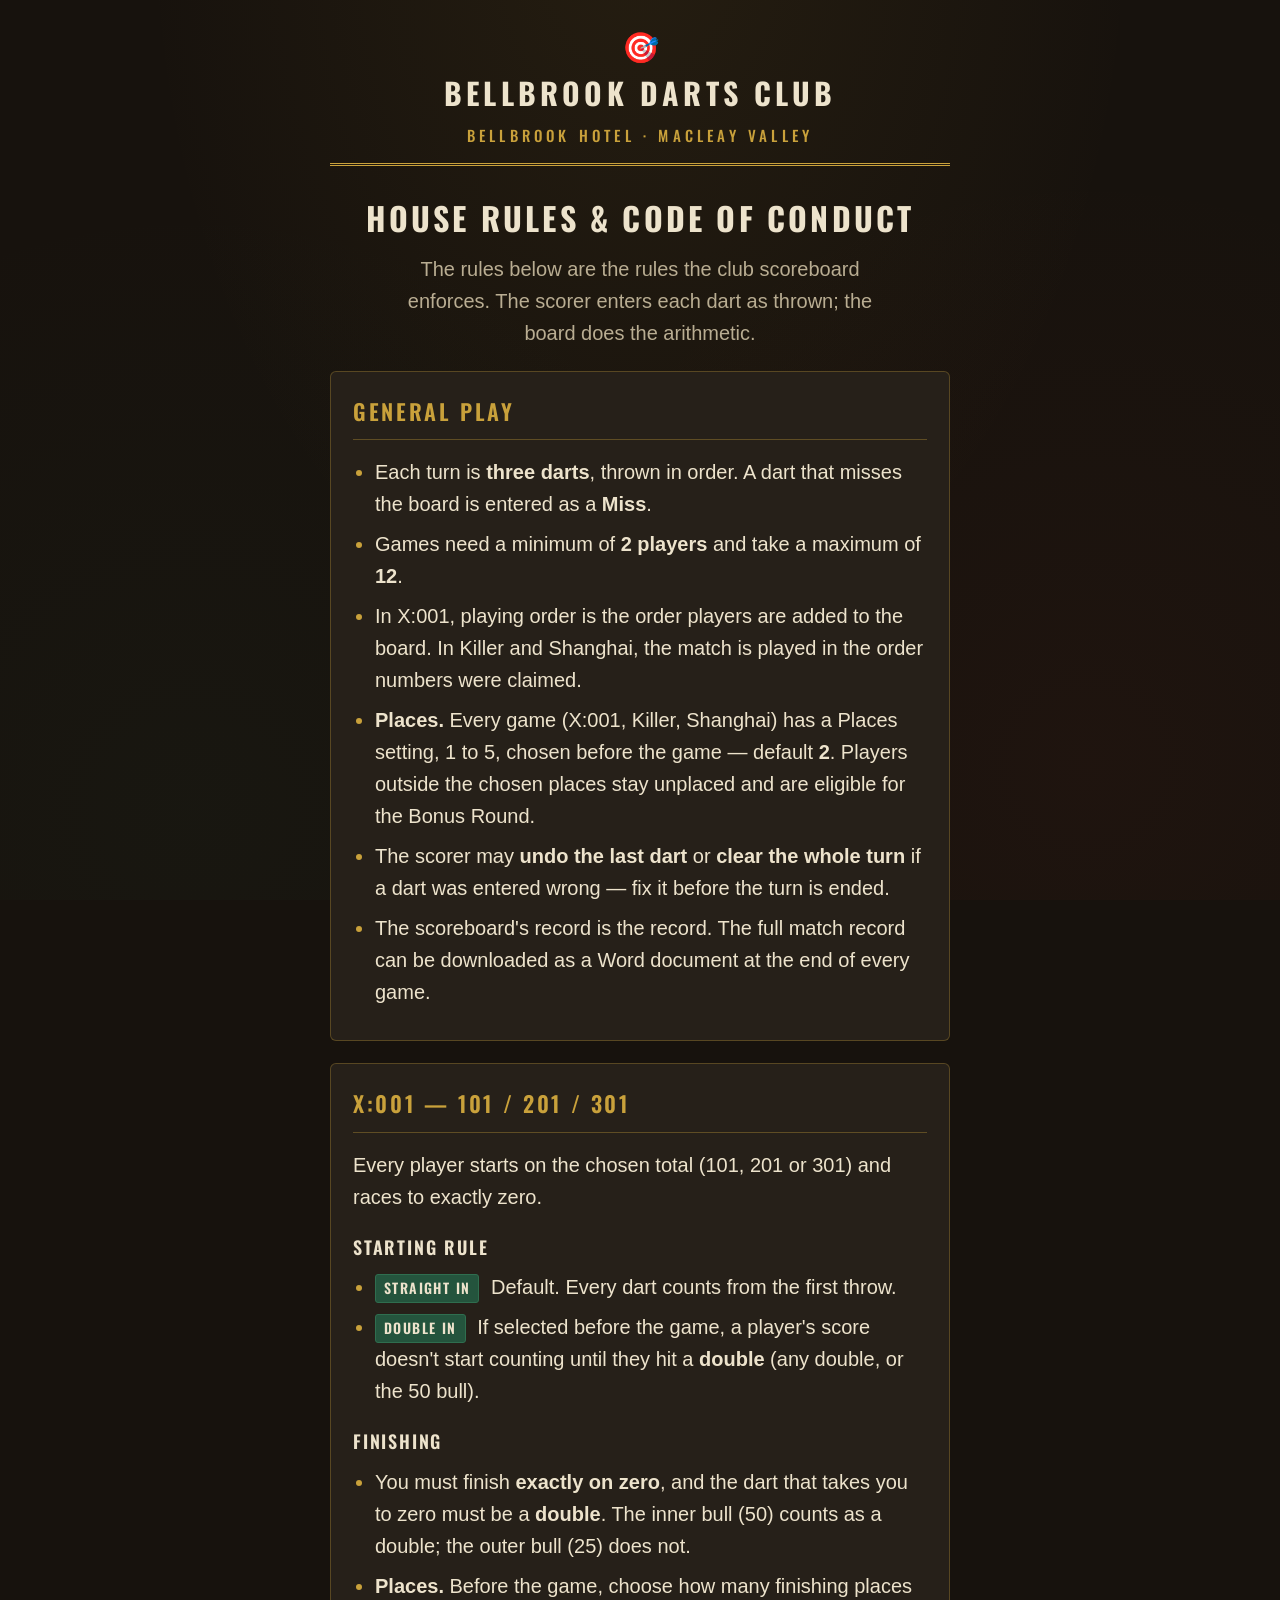
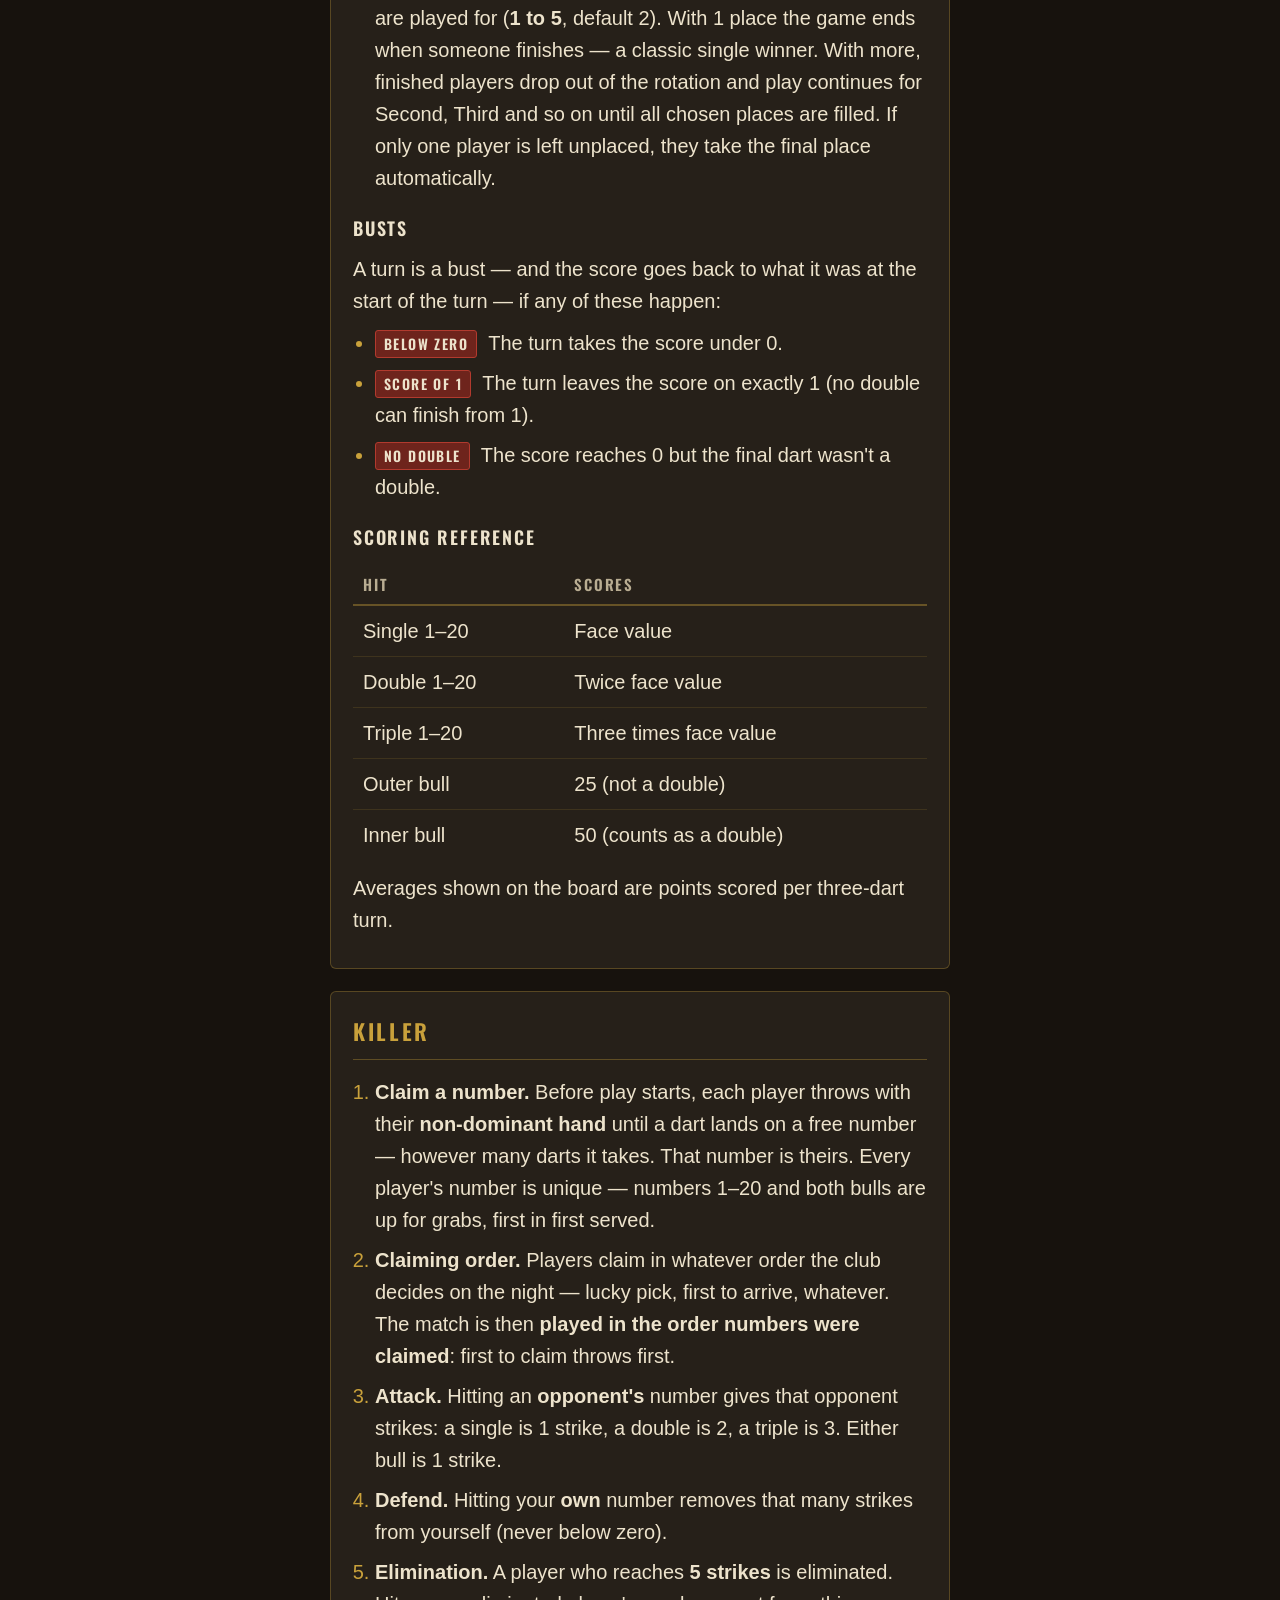
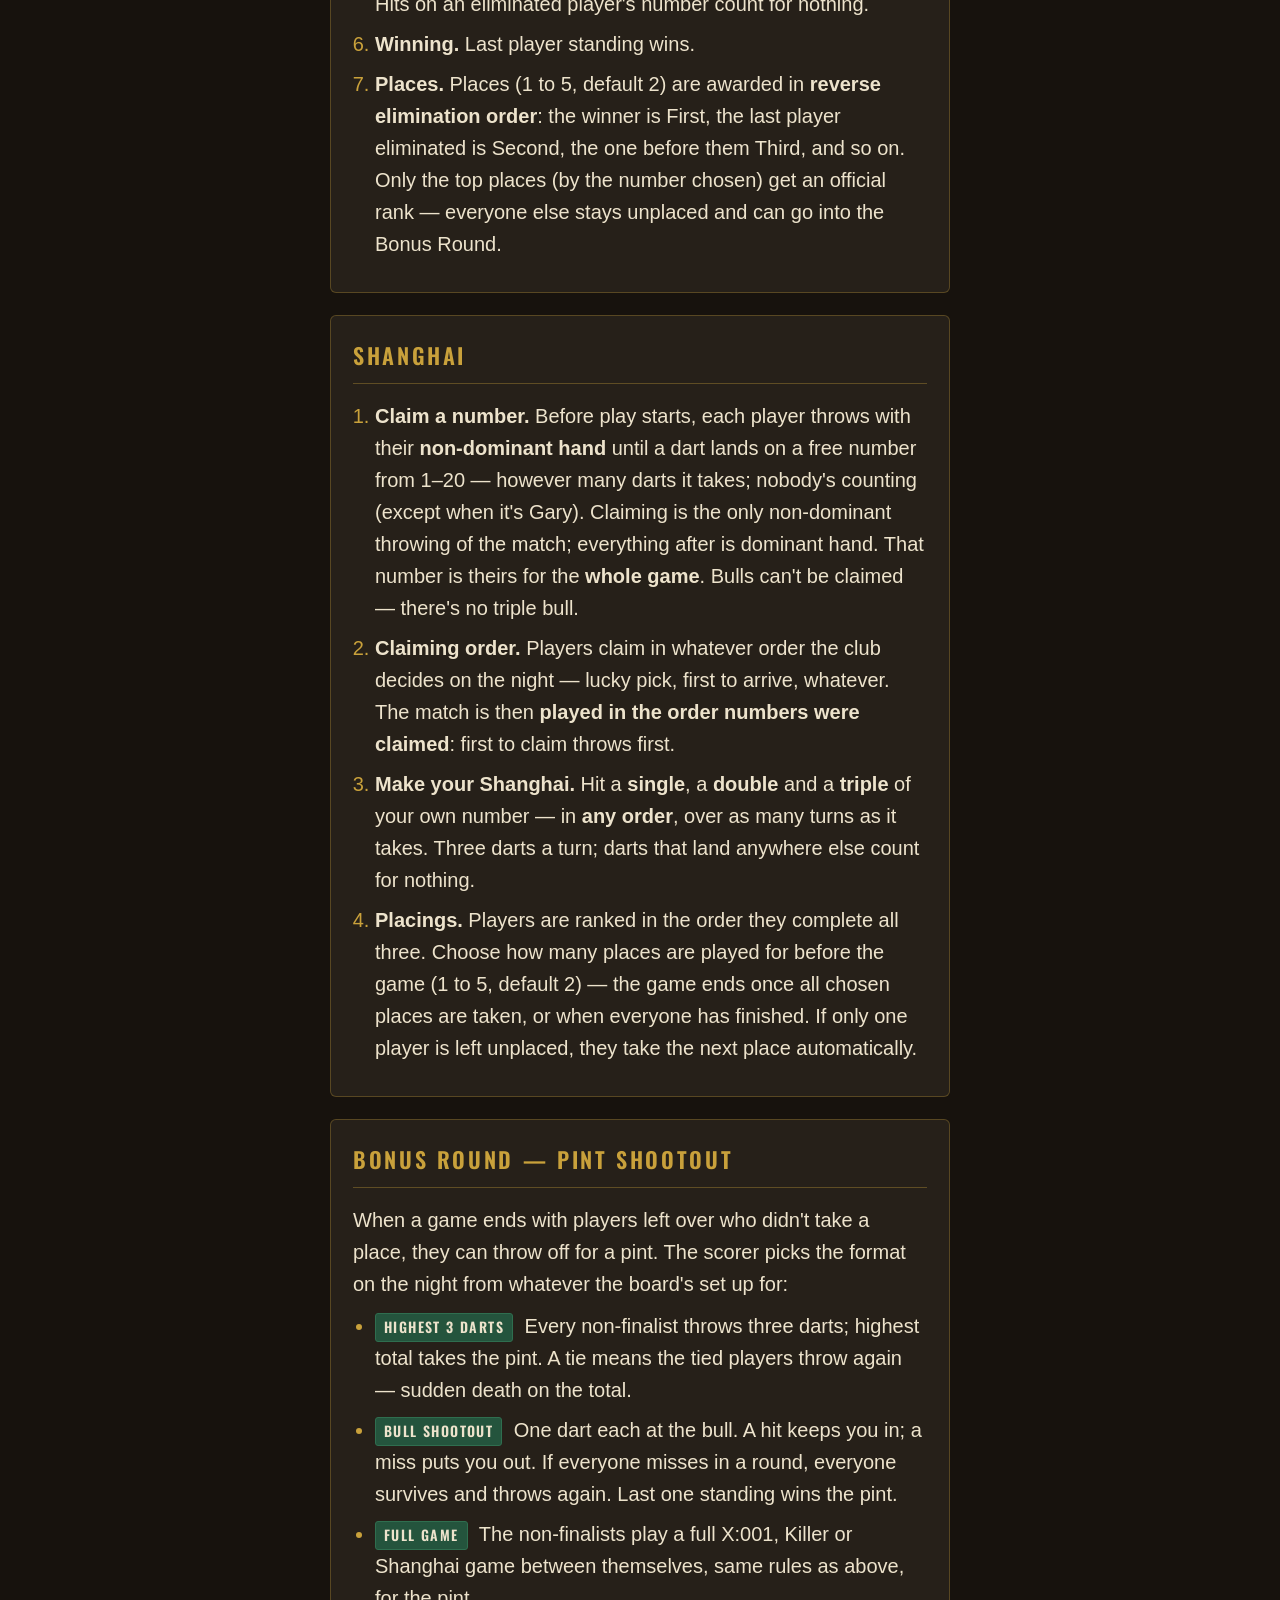
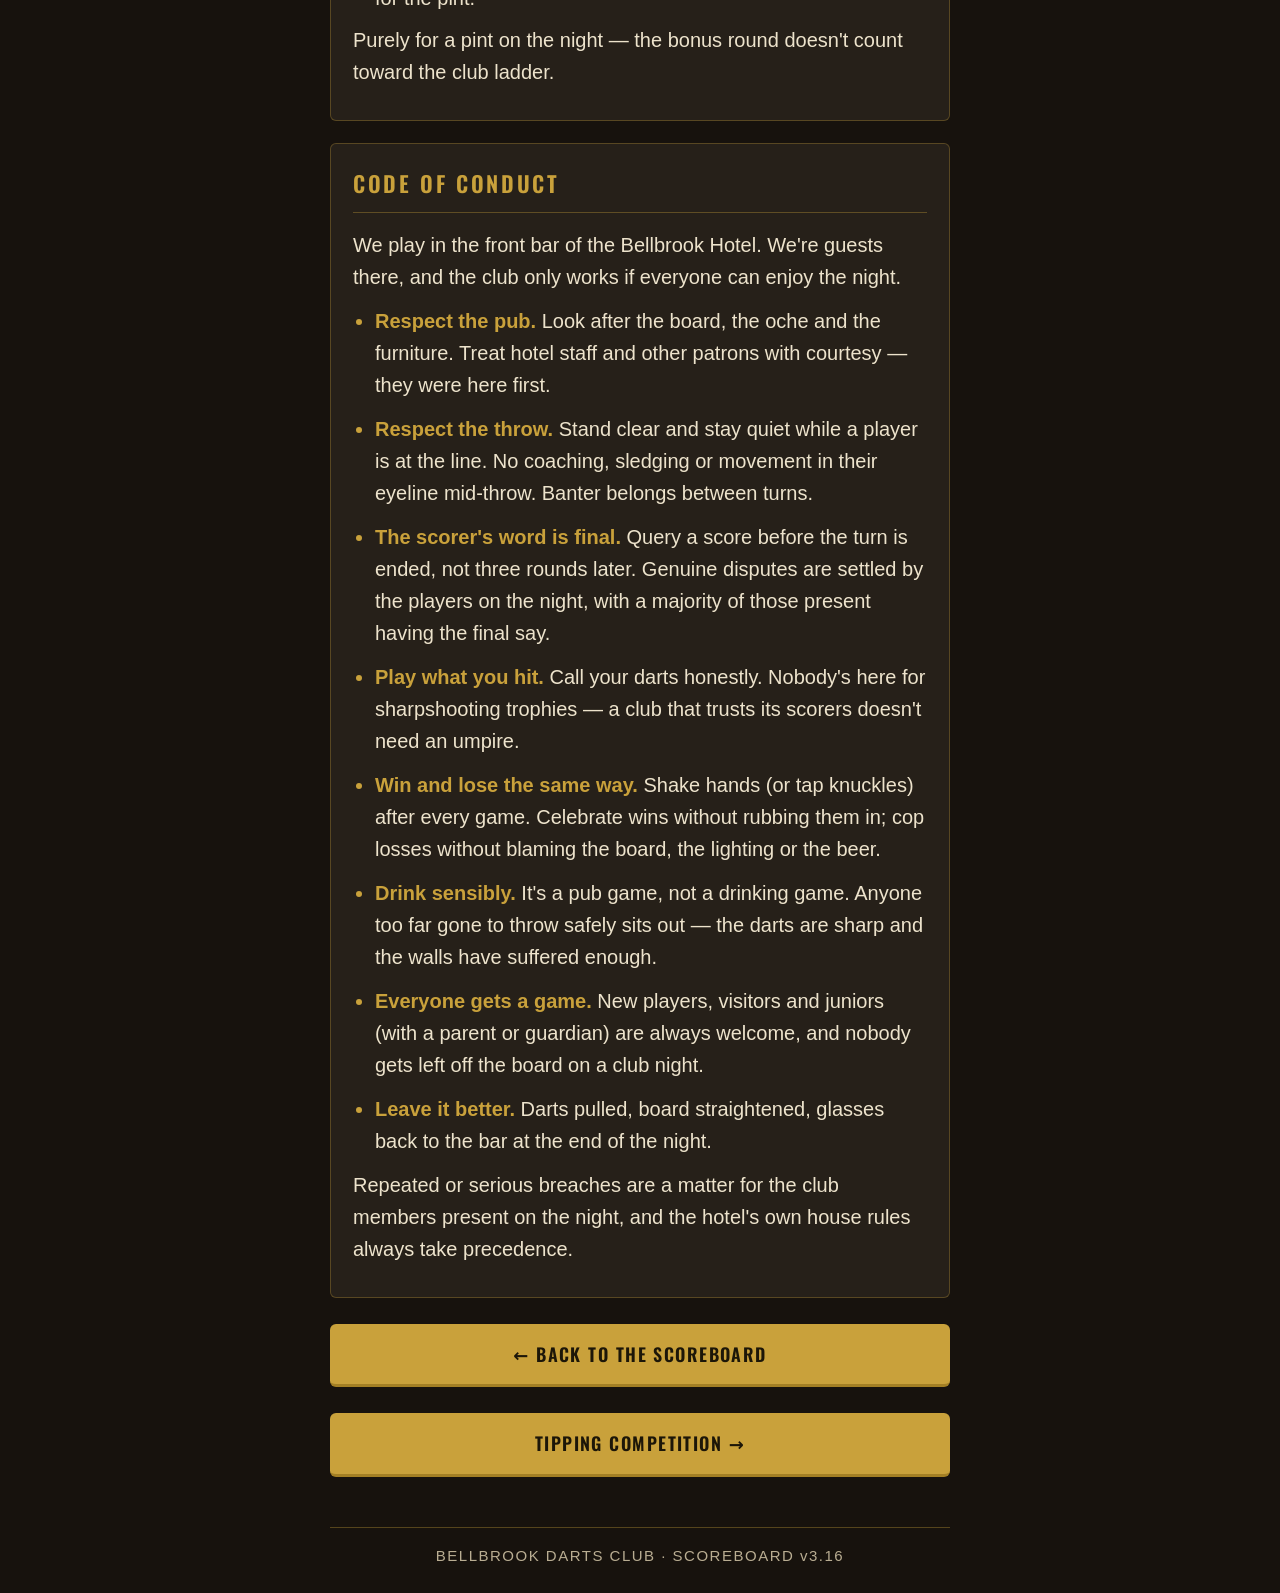
<file: rules.html>
<!DOCTYPE html>
<html lang="en">
<head>
    <meta charset="UTF-8">
    <meta name="viewport" content="width=device-width, initial-scale=1.0">
    <title>House Rules &amp; Code of Conduct — Bellbrook Darts Club</title>
    <link rel="preconnect" href="https://fonts.googleapis.com">
    <link rel="preconnect" href="https://fonts.gstatic.com" crossorigin>
    <link href="https://fonts.googleapis.com/css2?family=Oswald:wght@500;600;700&display=swap" rel="stylesheet">
    <style>
        :root {
            --timber: #17120d;
            --walnut: #262019;
            --walnut-deep: #1d1812;
            --chalk: #ede3cc;
            --chalk-dim: #b9ad92;
            --brass: #c9a13b;
            --brass-deep: #a37f24;
            --board-red: #b23a2e;
            --board-green: #2f6e4f;
            --board-green-deep: #24543d;
            --display: 'Oswald', 'Arial Narrow', system-ui, sans-serif;
            --body: -apple-system, BlinkMacSystemFont, 'Segoe UI', Arial, sans-serif;
        }

        * {
            margin: 0;
            padding: 0;
            box-sizing: border-box;
        }

        body {
            font-family: var(--body);
            background: var(--timber);
            background-image:
                radial-gradient(ellipse at 50% -10%, rgba(201, 161, 59, 0.08) 0%, transparent 55%),
                radial-gradient(circle at 15% 90%, rgba(47, 110, 79, 0.05) 0%, transparent 45%),
                radial-gradient(circle at 85% 85%, rgba(178, 58, 46, 0.05) 0%, transparent 45%);
            background-attachment: fixed;
            color: var(--chalk);
            min-height: 100vh;
            padding: 15px;
            font-size: 20px;
            line-height: 1.6;
        }

        .club-header {
            text-align: center;
            padding: 18px 10px 16px;
            margin: 0 auto 10px;
            border-bottom: 3px double var(--brass);
            max-width: 620px;
        }

        .club-header .club-mark {
            font-size: 30px;
            line-height: 1;
            margin-bottom: 6px;
        }

        .club-header .club-name {
            font-family: var(--display);
            font-weight: 700;
            font-size: 30px;
            letter-spacing: 0.14em;
            text-transform: uppercase;
        }

        .club-header .club-sub {
            font-family: var(--display);
            font-weight: 500;
            font-size: 15px;
            letter-spacing: 0.28em;
            text-transform: uppercase;
            color: var(--brass);
            margin-top: 6px;
        }

        main {
            max-width: 620px;
            margin: 0 auto;
            padding-bottom: 20px;
        }

        h1 {
            text-align: center;
            margin: 26px 0 10px;
            font-family: var(--display);
            font-weight: 700;
            font-size: 32px;
            letter-spacing: 0.1em;
            text-transform: uppercase;
            text-wrap: balance;
        }

        .intro {
            text-align: center;
            color: var(--chalk-dim);
            max-width: 46ch;
            margin: 0 auto 10px;
        }

        section {
            background: var(--walnut);
            border: 1px solid rgba(201, 161, 59, 0.3);
            border-radius: 6px;
            padding: 22px;
            margin: 22px 0;
        }

        h2 {
            font-family: var(--display);
            font-weight: 600;
            font-size: 22px;
            letter-spacing: 0.12em;
            text-transform: uppercase;
            color: var(--brass);
            border-bottom: 1px solid rgba(201, 161, 59, 0.35);
            padding-bottom: 10px;
            margin-bottom: 16px;
        }

        h3 {
            font-family: var(--display);
            font-weight: 600;
            font-size: 18px;
            letter-spacing: 0.1em;
            text-transform: uppercase;
            margin: 20px 0 8px;
        }

        p {
            margin: 10px 0;
        }

        ul, ol {
            margin: 10px 0 10px 22px;
        }

        li {
            margin: 8px 0;
        }

        li::marker {
            color: var(--brass);
        }

        .rule-tag {
            display: inline-block;
            font-family: var(--display);
            font-weight: 600;
            font-size: 14px;
            letter-spacing: 0.1em;
            text-transform: uppercase;
            background: var(--board-green-deep);
            border: 1px solid var(--board-green);
            color: var(--chalk);
            border-radius: 3px;
            padding: 2px 8px;
            margin-right: 6px;
        }

        .rule-tag.red {
            background: #6e241c;
            border-color: var(--board-red);
        }

        table {
            width: 100%;
            border-collapse: collapse;
            margin: 12px 0;
            font-variant-numeric: tabular-nums;
        }

        th {
            font-family: var(--display);
            font-weight: 600;
            font-size: 15px;
            letter-spacing: 0.12em;
            text-transform: uppercase;
            color: var(--chalk-dim);
            text-align: left;
            padding: 8px 10px;
            border-bottom: 2px solid rgba(201, 161, 59, 0.4);
        }

        td {
            padding: 9px 10px;
            border-bottom: 1px solid rgba(201, 161, 59, 0.15);
        }

        tr:last-child td {
            border-bottom: none;
        }

        .conduct-list li {
            margin: 12px 0;
        }

        .conduct-list strong {
            color: var(--brass);
        }

        .back-link {
            display: block;
            text-align: center;
            font-family: var(--display);
            font-weight: 600;
            font-size: 18px;
            letter-spacing: 0.08em;
            text-transform: uppercase;
            color: #1c1608;
            background: var(--brass);
            border-bottom: 3px solid var(--brass-deep);
            border-radius: 6px;
            padding: 16px;
            margin: 26px 0 10px;
            text-decoration: none;
        }

        .back-link:active {
            background: var(--brass-deep);
        }

        .club-footer {
            text-align: center;
            max-width: 620px;
            margin: 20px auto 10px;
            padding-top: 16px;
            border-top: 1px solid rgba(201, 161, 59, 0.35);
            font-size: 15px;
            letter-spacing: 0.1em;
            color: var(--chalk-dim);
        }
    </style>
</head>
<body>

<header class="club-header">
    <div class="club-mark">🎯</div>
    <div class="club-name">Bellbrook Darts Club</div>
    <div class="club-sub">Bellbrook Hotel · Macleay Valley</div>
</header>

<main>

<h1>House Rules &amp; Code of Conduct</h1>
<p class="intro">The rules below are the rules the club scoreboard enforces. The scorer enters each dart as thrown; the board does the arithmetic.</p>

<section>
    <h2>General Play</h2>
    <ul>
        <li>Each turn is <strong>three darts</strong>, thrown in order. A dart that misses the board is entered as a <strong>Miss</strong>.</li>
        <li>Games need a minimum of <strong>2 players</strong> and take a maximum of <strong>12</strong>.</li>
        <li>In X:001, playing order is the order players are added to the board. In Killer and Shanghai, the match is played in the order numbers were claimed.</li>
        <li><strong>Places.</strong> Every game (X:001, Killer, Shanghai) has a Places setting, 1 to 5, chosen before the game — default <strong>2</strong>. Players outside the chosen places stay unplaced and are eligible for the Bonus Round.</li>
        <li>The scorer may <strong>undo the last dart</strong> or <strong>clear the whole turn</strong> if a dart was entered wrong — fix it before the turn is ended.</li>
        <li>The scoreboard's record is the record. The full match record can be downloaded as a Word document at the end of every game.</li>
    </ul>
</section>

<section>
    <h2>X:001 — 101 / 201 / 301</h2>
    <p>Every player starts on the chosen total (101, 201 or 301) and races to exactly zero.</p>

    <h3>Starting rule</h3>
    <ul>
        <li><span class="rule-tag">Straight In</span> Default. Every dart counts from the first throw.</li>
        <li><span class="rule-tag">Double In</span> If selected before the game, a player's score doesn't start counting until they hit a <strong>double</strong> (any double, or the 50 bull).</li>
    </ul>

    <h3>Finishing</h3>
    <ul>
        <li>You must finish <strong>exactly on zero</strong>, and the dart that takes you to zero must be a <strong>double</strong>. The inner bull (50) counts as a double; the outer bull (25) does not.</li>
        <li><strong>Places.</strong> Before the game, choose how many finishing places are played for (<strong>1 to 5</strong>, default 2). With 1 place the game ends when someone finishes — a classic single winner. With more, finished players drop out of the rotation and play continues for Second, Third and so on until all chosen places are filled. If only one player is left unplaced, they take the final place automatically.</li>
    </ul>

    <h3>Busts</h3>
    <p>A turn is a bust — and the score goes back to what it was at the start of the turn — if any of these happen:</p>
    <ul>
        <li><span class="rule-tag red">Below zero</span> The turn takes the score under 0.</li>
        <li><span class="rule-tag red">Score of 1</span> The turn leaves the score on exactly 1 (no double can finish from 1).</li>
        <li><span class="rule-tag red">No double</span> The score reaches 0 but the final dart wasn't a double.</li>
    </ul>

    <h3>Scoring reference</h3>
    <table>
        <tr><th>Hit</th><th>Scores</th></tr>
        <tr><td>Single 1–20</td><td>Face value</td></tr>
        <tr><td>Double 1–20</td><td>Twice face value</td></tr>
        <tr><td>Triple 1–20</td><td>Three times face value</td></tr>
        <tr><td>Outer bull</td><td>25 (not a double)</td></tr>
        <tr><td>Inner bull</td><td>50 (counts as a double)</td></tr>
    </table>
    <p>Averages shown on the board are points scored per three-dart turn.</p>
</section>

<section>
    <h2>Killer</h2>
    <ol>
        <li><strong>Claim a number.</strong> Before play starts, each player throws with their <strong>non-dominant hand</strong> until a dart lands on a free number — however many darts it takes. That number is theirs. Every player's number is unique — numbers 1–20 and both bulls are up for grabs, first in first served.</li>
        <li><strong>Claiming order.</strong> Players claim in whatever order the club decides on the night — lucky pick, first to arrive, whatever. The match is then <strong>played in the order numbers were claimed</strong>: first to claim throws first.</li>
        <li><strong>Attack.</strong> Hitting an <strong>opponent's</strong> number gives that opponent strikes: a single is 1 strike, a double is 2, a triple is 3. Either bull is 1 strike.</li>
        <li><strong>Defend.</strong> Hitting your <strong>own</strong> number removes that many strikes from yourself (never below zero).</li>
        <li><strong>Elimination.</strong> A player who reaches <strong>5 strikes</strong> is eliminated. Hits on an eliminated player's number count for nothing.</li>
        <li><strong>Winning.</strong> Last player standing wins.</li>
        <li><strong>Places.</strong> Places (1 to 5, default 2) are awarded in <strong>reverse elimination order</strong>: the winner is First, the last player eliminated is Second, the one before them Third, and so on. Only the top places (by the number chosen) get an official rank — everyone else stays unplaced and can go into the Bonus Round.</li>
    </ol>
</section>

<section>
    <h2>Shanghai</h2>
    <ol>
        <li><strong>Claim a number.</strong> Before play starts, each player throws with their <strong>non-dominant hand</strong> until a dart lands on a free number from 1–20 — however many darts it takes; nobody's counting (except when it's Gary). Claiming is the only non-dominant throwing of the match; everything after is dominant hand. That number is theirs for the <strong>whole game</strong>. Bulls can't be claimed — there's no triple bull.</li>
        <li><strong>Claiming order.</strong> Players claim in whatever order the club decides on the night — lucky pick, first to arrive, whatever. The match is then <strong>played in the order numbers were claimed</strong>: first to claim throws first.</li>
        <li><strong>Make your Shanghai.</strong> Hit a <strong>single</strong>, a <strong>double</strong> and a <strong>triple</strong> of your own number — in <strong>any order</strong>, over as many turns as it takes. Three darts a turn; darts that land anywhere else count for nothing.</li>
        <li><strong>Placings.</strong> Players are ranked in the order they complete all three. Choose how many places are played for before the game (1 to 5, default 2) — the game ends once all chosen places are taken, or when everyone has finished. If only one player is left unplaced, they take the next place automatically.</li>
    </ol>
</section>

<section>
    <h2>Bonus Round — Pint Shootout</h2>
    <p>When a game ends with players left over who didn't take a place, they can throw off for a pint. The scorer picks the format on the night from whatever the board's set up for:</p>
    <ul>
        <li><span class="rule-tag">Highest 3 Darts</span> Every non-finalist throws three darts; highest total takes the pint. A tie means the tied players throw again — sudden death on the total.</li>
        <li><span class="rule-tag">Bull Shootout</span> One dart each at the bull. A hit keeps you in; a miss puts you out. If everyone misses in a round, everyone survives and throws again. Last one standing wins the pint.</li>
        <li><span class="rule-tag">Full Game</span> The non-finalists play a full X:001, Killer or Shanghai game between themselves, same rules as above, for the pint.</li>
    </ul>
    <p>Purely for a pint on the night — the bonus round doesn't count toward the club ladder.</p>
</section>

<section>
    <h2>Code of Conduct</h2>
    <p>We play in the front bar of the Bellbrook Hotel. We're guests there, and the club only works if everyone can enjoy the night.</p>
    <ul class="conduct-list">
        <li><strong>Respect the pub.</strong> Look after the board, the oche and the furniture. Treat hotel staff and other patrons with courtesy — they were here first.</li>
        <li><strong>Respect the throw.</strong> Stand clear and stay quiet while a player is at the line. No coaching, sledging or movement in their eyeline mid-throw. Banter belongs between turns.</li>
        <li><strong>The scorer's word is final.</strong> Query a score before the turn is ended, not three rounds later. Genuine disputes are settled by the players on the night, with a majority of those present having the final say.</li>
        <li><strong>Play what you hit.</strong> Call your darts honestly. Nobody's here for sharpshooting trophies — a club that trusts its scorers doesn't need an umpire.</li>
        <li><strong>Win and lose the same way.</strong> Shake hands (or tap knuckles) after every game. Celebrate wins without rubbing them in; cop losses without blaming the board, the lighting or the beer.</li>
        <li><strong>Drink sensibly.</strong> It's a pub game, not a drinking game. Anyone too far gone to throw safely sits out — the darts are sharp and the walls have suffered enough.</li>
        <li><strong>Everyone gets a game.</strong> New players, visitors and juniors (with a parent or guardian) are always welcome, and nobody gets left off the board on a club night.</li>
        <li><strong>Leave it better.</strong> Darts pulled, board straightened, glasses back to the bar at the end of the night.</li>
    </ul>
    <p>Repeated or serious breaches are a matter for the club members present on the night, and the hotel's own house rules always take precedence.</p>
</section>

<a class="back-link" href="index.html">← Back to the Scoreboard</a>
<a class="back-link" href="tipping/index.html">Tipping Competition →</a>

</main>

<footer class="club-footer">
    BELLBROOK DARTS CLUB · SCOREBOARD v3.16
</footer>

</body>
</html>
</file>
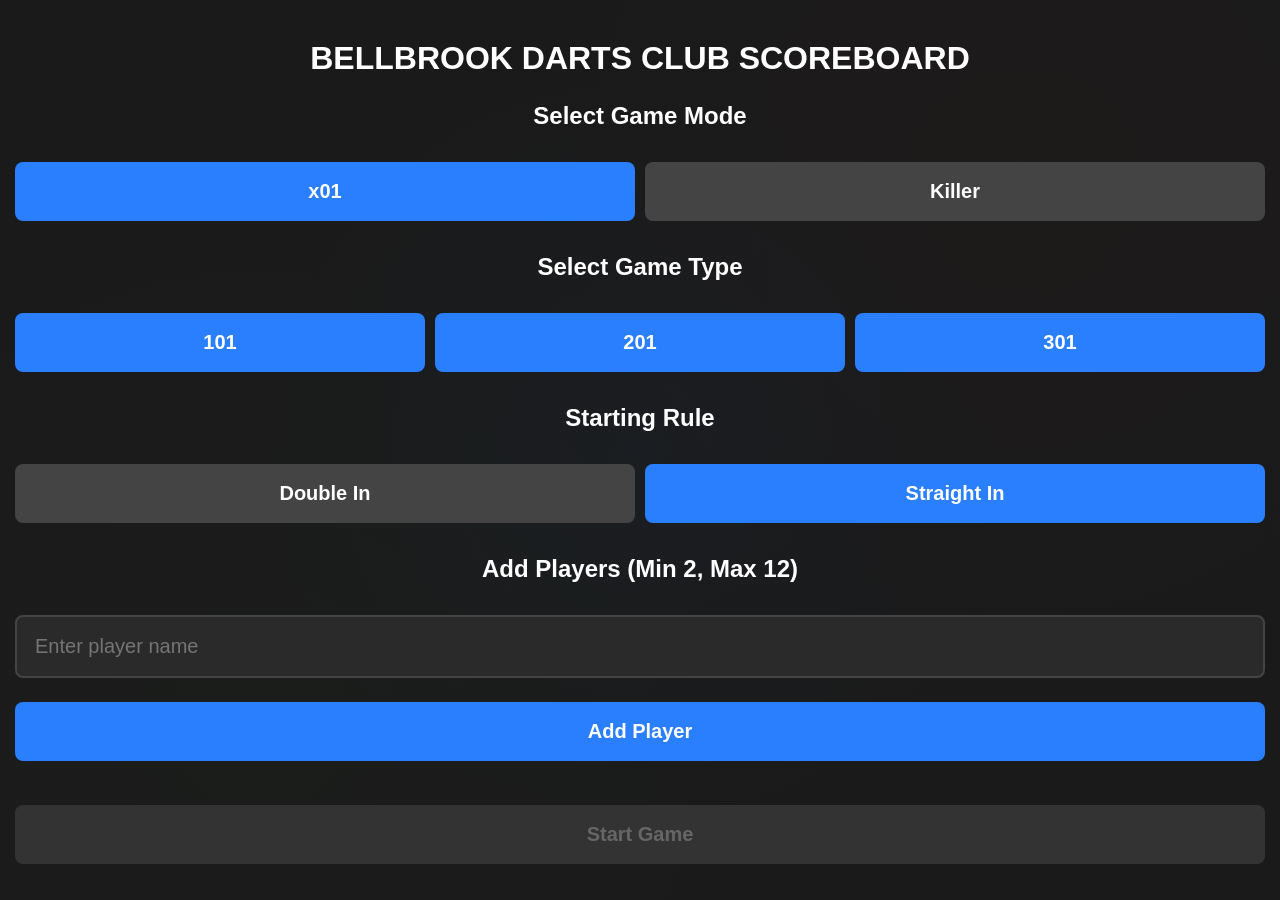
<file: legacy/bellbrook-darts-scorer-v1.1.html>
<!DOCTYPE html>
<html lang="en">
<head>
    <meta charset="UTF-8">
    <meta name="viewport" content="width=device-width, initial-scale=1.0, maximum-scale=1.0, user-scalable=no">
    <title>Bellbrook Darts Club Scoreboard v1.1</title>
    <style>
        * {
            margin: 0;
            padding: 0;
            box-sizing: border-box;
        }

        body {
            font-family: -apple-system, BlinkMacSystemFont, 'Segoe UI', Arial, sans-serif;
            background: #1a1a1a;
            background-image: 
                radial-gradient(circle at 50% 50%, rgba(42, 127, 255, 0.03) 0%, transparent 50%),
                radial-gradient(circle at 20% 80%, rgba(76, 175, 80, 0.02) 0%, transparent 40%),
                radial-gradient(circle at 80% 20%, rgba(211, 47, 47, 0.02) 0%, transparent 40%);
            background-attachment: fixed;
            color: #ffffff;
            min-height: 100vh;
            padding: 15px;
            -webkit-user-select: none;
            user-select: none;
            font-size: 18px;
        }

        .screen {
            display: none;
        }

        .screen.active {
            display: block;
        }

        h1 {
            text-align: center;
            margin: 25px 0;
            font-size: 32px;
        }

        h2 {
            text-align: center;
            margin: 20px 0;
            font-size: 24px;
        }

        button {
            background: #2a7fff;
            color: white;
            border: none;
            padding: 18px 24px;
            font-size: 20px;
            border-radius: 8px;
            cursor: pointer;
            width: 100%;
            margin: 12px 0;
            font-weight: 600;
        }

        button:active {
            background: #1a5fd9;
        }

        button.secondary {
            background: #444;
        }

        button.secondary:active {
            background: #333;
        }

        button.danger {
            background: #d32f2f;
        }

        button.danger:active {
            background: #b71c1c;
        }

        button:disabled {
            background: #333;
            color: #666;
        }

        .game-select {
            display: flex;
            gap: 10px;
            margin: 20px 0;
        }

        .game-select button {
            flex: 1;
        }

        input {
            width: 100%;
            padding: 18px;
            font-size: 20px;
            border: 2px solid #444;
            background: #2a2a2a;
            color: white;
            border-radius: 8px;
            margin: 12px 0;
        }

        .player-list {
            margin: 20px 0;
        }

        .player-item {
            background: #2a2a2a;
            padding: 16px;
            margin: 10px 0;
            border-radius: 8px;
            display: flex;
            justify-content: space-between;
            align-items: center;
            font-size: 20px;
        }

        .player-item button {
            width: auto;
            padding: 12px 20px;
            margin: 0;
            font-size: 18px;
        }

        .scoreboard {
            background: #2a2a2a;
            background-image: 
                repeating-conic-gradient(from 0deg at 50% 50%, 
                    rgba(42, 127, 255, 0.02) 0deg 18deg, 
                    transparent 18deg 36deg);
            border-radius: 8px;
            padding: 15px;
            margin: 15px 0;
        }

        .player-score {
            display: flex;
            justify-content: space-between;
            align-items: center;
            padding: 12px;
            margin: 5px 0;
            background: #1a1a1a;
            border-radius: 6px;
            border-left: 4px solid transparent;
        }

        .player-score.current {
            background: #2a4a2a;
            border-left-color: #4caf50;
        }

        .player-score.current::before {
            content: '▶ ';
        }

        .player-info {
            flex: 1;
        }

        .player-name {
            font-weight: 600;
            font-size: 20px;
        }

        .player-avg {
            font-size: 16px;
            color: #999;
            margin-top: 4px;
        }

        .score-display {
            font-size: 40px;
            font-weight: 700;
            color: #4caf50;
        }

        .dart-input {
            background: #2a2a2a;
            padding: 20px;
            border-radius: 8px;
            margin: 15px 0;
        }

        .number-grid {
            display: grid;
            grid-template-columns: repeat(6, 1fr);
            gap: 8px;
            margin: 15px 0;
        }

        .number-btn {
            aspect-ratio: 1;
            padding: 0;
            font-size: 24px;
            font-weight: 600;
            min-height: 60px;
        }

        .number-btn.selected {
            background: #4caf50;
        }

        .multiplier-section {
            margin: 20px 0;
        }

        .multiplier-grid {
            display: grid;
            grid-template-columns: repeat(3, 1fr);
            gap: 10px;
            margin: 10px 0;
        }

        .multiplier-btn {
            padding: 18px;
            font-size: 20px;
        }

        .multiplier-btn.selected {
            background: #ff9800;
        }

        .dart-display {
            background: #1a1a1a;
            padding: 15px;
            border-radius: 8px;
            margin: 15px 0;
        }

        .dart-row {
            display: flex;
            justify-content: space-between;
            padding: 10px 0;
            border-bottom: 1px solid #333;
        }

        .dart-row:last-child {
            border-bottom: none;
        }

        .remaining-score {
            text-align: center;
            font-size: 64px;
            font-weight: 700;
            color: #4caf50;
            margin: 25px 0;
            text-shadow: 0 0 30px rgba(76, 175, 80, 0.4);
            background: radial-gradient(circle at center, rgba(76, 175, 80, 0.05) 0%, transparent 70%);
            padding: 25px;
            border-radius: 12px;
        }

        .history {
            background: #2a2a2a;
            border-radius: 8px;
            padding: 15px;
            margin: 15px 0;
            max-height: 200px;
            overflow-y: auto;
        }

        .history-item {
            padding: 10px;
            border-bottom: 1px solid #333;
            font-size: 18px;
        }

        .history-item:last-child {
            border-bottom: none;
        }

        .message {
            background: #d32f2f;
            color: white;
            padding: 15px;
            border-radius: 8px;
            margin: 15px 0;
            text-align: center;
            font-weight: 600;
        }

        .message.success {
            background: #4caf50;
        }

        .winner-screen {
            text-align: center;
            padding: 40px 20px;
            background-image: 
                radial-gradient(circle at 50% 50%, rgba(76, 175, 80, 0.1) 0%, transparent 70%);
        }

        .winner-screen h1 {
            font-size: 48px;
            color: #4caf50;
            margin: 35px 0;
            text-shadow: 0 0 20px rgba(76, 175, 80, 0.3);
        }

        .summary-screen {
            text-align: center;
            padding: 20px;
        }

        .summary-box {
            background: #2a2a2a;
            padding: 30px;
            border-radius: 8px;
            margin: 20px 0;
        }

        .summary-box h2 {
            font-size: 24px;
            margin-bottom: 10px;
        }

        .summary-box .score {
            font-size: 48px;
            color: #4caf50;
            font-weight: 700;
            margin: 20px 0;
        }

        .label {
            font-size: 18px;
            color: #999;
            margin-bottom: 8px;
        }
    </style>
</head>
<body>

<!-- Setup Screen -->
<div id="setupScreen" class="screen active">
    <h1>BELLBROOK DARTS CLUB SCOREBOARD</h1>
    
    <h2>Select Game Mode</h2>
    <div class="game-select">
        <button id="x01ModeBtn" onclick="selectGameMode('x01')">x01</button>
        <button id="killerModeBtn" class="secondary" onclick="selectGameMode('killer')">Killer</button>
    </div>

    <div id="x01Setup" style="display: block;">
        <h2>Select Game Type</h2>
        <div class="game-select">
            <button onclick="selectGame(101)">101</button>
            <button onclick="selectGame(201)">201</button>
            <button onclick="selectGame(301)">301</button>
        </div>

        <div id="gameTypeDisplay" style="text-align: center; font-size: 24px; margin: 20px 0; color: #4caf50;"></div>

        <h2>Starting Rule</h2>
        <div class="game-select">
            <button id="doubleInBtn" class="secondary" onclick="toggleDoubleIn(true)">Double In</button>
            <button id="straightInBtn" onclick="toggleDoubleIn(false)">Straight In</button>
        </div>
    </div>

    <div id="killerSetup" style="display: none;">
        <h2>Killer Mode</h2>
        <p style="text-align: center; color: #999; margin: 20px 0;">Each player throws to claim a unique number. Hit OPPONENT numbers to give them strikes. Hit YOUR OWN number to remove strikes from yourself. First to 5 strikes is ELIMINATED. Last player standing wins.</p>
    </div>

    <h2>Add Players (Min 2, Max 12)</h2>
    <input type="text" id="playerNameInput" placeholder="Enter player name" onkeypress="if(event.key==='Enter') addPlayer()">
    <button onclick="addPlayer()">Add Player</button>

    <div class="player-list" id="setupPlayerList"></div>

    <button onclick="startGame()" id="startGameBtn" disabled>Start Game</button>
</div>

<!-- Game Screen -->
<div id="gameScreen" class="screen">
    <h1 id="gameTitle">301</h1>
    
    <div class="scoreboard" id="scoreboard"></div>

    <div class="remaining-score" id="remainingScore">301</div>

    <div class="dart-input">
        <h2>Enter Dart <span id="dartNumber">1</span></h2>
        
        <div class="label">Select Number</div>
        <div class="number-grid" id="numberGrid"></div>

        <div class="multiplier-section" id="multiplierSection" style="display: none;">
            <div class="label">Select Multiplier</div>
            <div class="multiplier-grid">
                <button class="multiplier-btn" onclick="selectMultiplier(1)">Single</button>
                <button class="multiplier-btn" onclick="selectMultiplier(2)">Double</button>
                <button class="multiplier-btn" onclick="selectMultiplier(3)">Triple</button>
            </div>
        </div>

        <button onclick="confirmDart()" id="confirmDartBtn" disabled>Confirm Dart</button>
        <button class="secondary" onclick="undoLastDart()" id="undoDartBtn" disabled>Undo Last Dart</button>
    </div>

    <div class="dart-display" id="dartDisplay">
        <div class="label">This Turn</div>
    </div>

    <button onclick="endTurn()" id="endTurnBtn">End Turn</button>

    <button class="secondary" onclick="clearTurn()">Clear Turn</button>

    <button class="danger" onclick="confirmReset()">Reset Game</button>

    <div class="history" id="history"></div>
</div>

<!-- Turn Summary Screen -->
<div id="summaryScreen" class="screen">
    <div class="summary-screen">
        <h1>Turn Complete</h1>
        
        <div class="summary-box">
            <h2 id="summaryPlayer"></h2>
            <div class="label">Scored</div>
            <div class="score" id="summaryScored"></div>
            <div class="label">New Total</div>
            <div class="score" id="summaryTotal"></div>
        </div>

        <div id="bustMessage" class="message" style="display: none;"></div>

        <button onclick="nextPlayer()">Next Player</button>
    </div>
</div>

<!-- Winner Screen -->
<div id="winnerScreen" class="screen">
    <div class="winner-screen">
        <h1 id="winnerName"></h1>
        <h2>🎯 WINS! 🎯</h2>
        
        <div class="history" id="winnerHistory" style="max-height: 300px; margin: 20px 0;"></div>
        
        <button onclick="downloadHistory()">Download Game History</button>
        <button onclick="newMatch()">Start New Match</button>
    </div>
</div>

<!-- Killer Setup Screen -->
<div id="killerSetupScreen" class="screen">
    <h1>Killer - Claim Numbers</h1>
    <p style="text-align: center; color: #999; margin: 20px;">Throw with non-dominant hand to claim your number</p>
    
    <div class="scoreboard" id="killerClaimBoard"></div>
    
    <div id="killerClaimSection">
        <h2 id="killerClaimPlayer">Player's Turn</h2>
        
        <div class="number-grid" id="killerClaimGrid"></div>
        
        <button onclick="claimNumber()" id="claimNumberBtn" disabled>Claim Number</button>
    </div>
    
    <button onclick="startKillerPlay()" id="startKillerPlayBtn" disabled>Start Game</button>
</div>

<!-- Killer Game Screen -->
<div id="killerGameScreen" class="screen">
    <h1>Killer</h1>
    
    <div class="scoreboard" id="killerScoreboard"></div>
    
    <div class="dart-input">
        <h2 id="killerCurrentPlayer">Player's Turn</h2>
        <div style="text-align: center; color: #999; margin: 10px 0;">
            Dart <span id="killerDartNumber">1</span> of 3
        </div>
        
        <div class="label">Select Number Hit</div>
        <div class="number-grid" id="killerNumberGrid"></div>
        
        <div class="multiplier-section" id="killerMultiplierSection" style="display: none;">
            <div class="label">Select Multiplier</div>
            <div class="multiplier-grid">
                <button class="multiplier-btn" onclick="selectKillerMultiplier(1)">Single</button>
                <button class="multiplier-btn" onclick="selectKillerMultiplier(2)">Double</button>
                <button class="multiplier-btn" onclick="selectKillerMultiplier(3)">Triple</button>
            </div>
        </div>
        
        <button onclick="confirmKillerHit()" id="confirmKillerBtn" disabled>Confirm Hit</button>
        <button class="secondary" onclick="killerMiss()">Miss</button>
        <button class="secondary" onclick="undoKillerDart()" id="undoKillerBtn" disabled>Undo Last Dart</button>
    </div>
    
    <div class="dart-display" id="killerDartDisplay">
        <div class="label">This Turn</div>
    </div>
    
    <button onclick="endKillerTurn()">End Turn</button>
    
    <button class="secondary" onclick="clearKillerTurn()">Clear Turn</button>
    
    <button class="danger" onclick="confirmReset()">Reset Game</button>
    
    <div class="history" id="killerHistory"></div>
</div>

<script>
let gameState = {
    gameMode: 'x01',
    gameType: null,
    doubleIn: false,
    hasStarted: [],
    players: [],
    currentPlayerIndex: 0,
    currentDarts: [],
    selectedNumber: null,
    selectedMultiplier: 1,
    history: [],
    turnStartScore: null,
    claimedNumbers: []
};

function selectGameMode(mode) {
    gameState.gameMode = mode;
    
    // Update button styles
    if (mode === 'x01') {
        document.getElementById('x01ModeBtn').classList.remove('secondary');
        document.getElementById('killerModeBtn').classList.add('secondary');
        document.getElementById('x01Setup').style.display = 'block';
        document.getElementById('killerSetup').style.display = 'none';
    } else {
        document.getElementById('x01ModeBtn').classList.add('secondary');
        document.getElementById('killerModeBtn').classList.remove('secondary');
        document.getElementById('x01Setup').style.display = 'none';
        document.getElementById('killerSetup').style.display = 'block';
        // For Killer, we don't need a game type selected
        gameState.gameType = 'killer';
    }
    
    checkStartButton();
}

function selectGame(type) {
    gameState.gameType = type;
    document.getElementById('gameTypeDisplay').textContent = `Selected: ${type}`;
    checkStartButton();
}

function toggleDoubleIn(isDoubleIn) {
    gameState.doubleIn = isDoubleIn;
    
    // Update button styles
    if (isDoubleIn) {
        document.getElementById('doubleInBtn').classList.remove('secondary');
        document.getElementById('straightInBtn').classList.add('secondary');
    } else {
        document.getElementById('doubleInBtn').classList.add('secondary');
        document.getElementById('straightInBtn').classList.remove('secondary');
    }
}

function addPlayer() {
    const input = document.getElementById('playerNameInput');
    const name = input.value.trim();
    
    if (!name) return;
    if (gameState.players.length >= 12) {
        alert('Maximum 12 players');
        return;
    }

    gameState.players.push({
        name: name,
        score: 0,
        turns: 0,
        totalScored: 0
    });

    renderSetupPlayers();
    input.value = '';
    checkStartButton();
}

function removePlayer(index) {
    gameState.players.splice(index, 1);
    renderSetupPlayers();
    checkStartButton();
}

function renderSetupPlayers() {
    const list = document.getElementById('setupPlayerList');
    list.innerHTML = gameState.players.map((p, i) => `
        <div class="player-item">
            <span>${p.name}</span>
            <button class="secondary" onclick="removePlayer(${i})">Remove</button>
        </div>
    `).join('');
}

function checkStartButton() {
    const btn = document.getElementById('startGameBtn');
    if (gameState.gameMode === 'x01') {
        btn.disabled = !gameState.gameType || gameState.players.length < 2;
    } else {
        // Killer mode just needs 2+ players
        btn.disabled = gameState.players.length < 2;
    }
}

function startGame() {
    if (gameState.gameMode === 'x01') {
        startX01Game();
    } else {
        startKillerGame();
    }
}

function startX01Game() {
    gameState.players.forEach(p => {
        p.score = gameState.gameType;
        p.turns = 0;
        p.totalScored = 0;
    });
    gameState.currentPlayerIndex = 0;
    gameState.history = [];
    gameState.hasStarted = gameState.players.map(() => false);
    
    showScreen('gameScreen');
    renderNumberGrid();
    startTurn();
}

function startKillerGame() {
    // Initialize killer-specific player data
    gameState.players.forEach(p => {
        p.strikes = 0;
        p.claimedNumber = null;
        p.eliminated = false;
    });
    gameState.currentPlayerIndex = 0;
    gameState.history = [];
    gameState.claimedNumbers = [];
    killerState.claimingPlayerIndex = 0;
    killerState.selectedNumber = null;
    
    showScreen('killerSetupScreen');
    
    // Set first player name
    document.getElementById('killerClaimPlayer').textContent = 
        gameState.players[0].name + "'s Turn";
    
    // Show claim section
    document.getElementById('killerClaimSection').style.display = 'block';
    document.getElementById('startKillerPlayBtn').disabled = true;
    
    // Render boards
    renderKillerClaimBoard();
    renderKillerClaimGrid();
}

function renderNumberGrid() {
    const grid = document.getElementById('numberGrid');
    const numbers = [];
    
    for (let i = 1; i <= 20; i++) numbers.push(i);
    
    let html = numbers.map(n => `
        <button class="number-btn" onclick="selectNumber(${n})">${n}</button>
    `).join('');
    
    // Add special buttons: 25, 50, MISS, BUST
    html += `<button class="number-btn" onclick="selectNumber(25)">25</button>`;
    html += `<button class="number-btn" onclick="selectNumber(50)">50</button>`;
    html += `<button class="number-btn secondary" onclick="selectMiss()">MISS</button>`;
    html += `<button class="number-btn danger" onclick="selectBust()">BUST</button>`;
    
    grid.innerHTML = html;
}

function startTurn() {
    const player = gameState.players[gameState.currentPlayerIndex];
    gameState.currentDarts = [];
    gameState.turnStartScore = player.score;
    gameState.selectedNumber = null;
    gameState.selectedMultiplier = 1;
    
    document.getElementById('gameTitle').textContent = gameState.gameType;
    document.getElementById('dartNumber').textContent = '1';
    document.getElementById('multiplierSection').style.display = 'none';
    document.getElementById('confirmDartBtn').disabled = true;
    document.getElementById('undoDartBtn').disabled = true;
    
    renderScoreboard();
    renderDartDisplay();
    updateRemainingScore();
    
    // Reset number grid
    document.querySelectorAll('.number-btn').forEach(btn => {
        btn.classList.remove('selected');
        btn.disabled = false;
    });
}

function undoLastDart() {
    if (gameState.currentDarts.length === 0) return;
    
    // Remove last dart
    const removedDart = gameState.currentDarts.pop();
    
    // If we removed a scoring dart and double-in is active, mark player as not started
    if (gameState.doubleIn && removedDart.score > 0) {
        const hasAnyScoring = gameState.currentDarts.some(d => d.score > 0);
        if (!hasAnyScoring) {
            gameState.hasStarted[gameState.currentPlayerIndex] = false;
        }
    }
    
    // Update dart number display
    document.getElementById('dartNumber').textContent = (gameState.currentDarts.length + 1);
    
    // Re-enable number buttons
    document.querySelectorAll('.number-btn').forEach(btn => {
        btn.disabled = false;
    });
    
    // Reset selection state
    gameState.selectedNumber = null;
    gameState.selectedMultiplier = 1;
    document.getElementById('multiplierSection').style.display = 'none';
    document.getElementById('confirmDartBtn').disabled = true;
    
    // Disable undo button if no darts left
    if (gameState.currentDarts.length === 0) {
        document.getElementById('undoDartBtn').disabled = true;
    }
    
    // Re-render display
    renderDartDisplay();
    
    // Clear number selection
    document.querySelectorAll('.number-btn').forEach(btn => {
        btn.classList.remove('selected');
    });
    document.querySelectorAll('.multiplier-btn').forEach(btn => {
        btn.classList.remove('selected');
    });
}

function clearTurn() {
    if (gameState.currentDarts.length === 0) return;
    
    if (confirm('Clear all darts for this turn?')) {
        // Clear all darts
        gameState.currentDarts = [];
        
        // Reset hasStarted if double-in is active
        if (gameState.doubleIn) {
            gameState.hasStarted[gameState.currentPlayerIndex] = false;
        }
        
        // Reset UI
        document.getElementById('dartNumber').textContent = '1';
        gameState.selectedNumber = null;
        gameState.selectedMultiplier = 1;
        document.getElementById('multiplierSection').style.display = 'none';
        document.getElementById('confirmDartBtn').disabled = true;
        document.getElementById('undoDartBtn').disabled = true;
        
        // Re-enable all number buttons
        document.querySelectorAll('.number-btn').forEach(btn => {
            btn.classList.remove('selected');
            btn.disabled = false;
        });
        
        // Clear multiplier selection
        document.querySelectorAll('.multiplier-btn').forEach(btn => {
            btn.classList.remove('selected');
        });
        
        // Re-render display
        renderDartDisplay();
    }
}

function clearTurn() {
    // Clear all darts in current turn
    gameState.currentDarts = [];
    
    // If double-in is active, mark player as not started
    if (gameState.doubleIn) {
        gameState.hasStarted[gameState.currentPlayerIndex] = false;
    }
    
    // Reset dart number
    document.getElementById('dartNumber').textContent = '1';
    
    // Re-enable all number buttons
    document.querySelectorAll('.number-btn').forEach(btn => {
        btn.disabled = false;
        btn.classList.remove('selected');
    });
    
    // Reset selection state
    gameState.selectedNumber = null;
    gameState.selectedMultiplier = 1;
    document.getElementById('multiplierSection').style.display = 'none';
    document.getElementById('confirmDartBtn').disabled = true;
    document.getElementById('undoDartBtn').disabled = true;
    
    // Clear multiplier selection
    document.querySelectorAll('.multiplier-btn').forEach(btn => {
        btn.classList.remove('selected');
    });
    
    // Re-render display
    renderDartDisplay();
    updateRemainingScore();
}

function selectNumber(num) {
    gameState.selectedNumber = num;
    gameState.selectedMultiplier = 1;
    
    // Update number grid
    document.querySelectorAll('.number-btn').forEach(btn => {
        btn.classList.remove('selected');
        if (parseInt(btn.textContent) === num) {
            btn.classList.add('selected');
        }
    });
    
    // Show/hide multiplier section
    const multiplierSection = document.getElementById('multiplierSection');
    if (num === 25 || num === 50) {
        multiplierSection.style.display = 'none';
        document.getElementById('confirmDartBtn').disabled = false;
    } else {
        multiplierSection.style.display = 'block';
        document.getElementById('confirmDartBtn').disabled = false;
        
        // Reset multiplier buttons
        document.querySelectorAll('.multiplier-btn').forEach(btn => {
            btn.classList.remove('selected');
        });
        document.querySelector('.multiplier-btn').classList.add('selected');
    }
}

function selectBust() {
    // Immediately bust the turn
    const player = gameState.players[gameState.currentPlayerIndex];
    player.turns += 1;
    
    gameState.history.unshift({
        player: player.name,
        scored: 0,
        newScore: gameState.turnStartScore,
        bust: true
    });
    
    renderHistory();
    showSummary(player.name, 0, gameState.turnStartScore, true, 'Bust selected');
}

function selectMiss() {
    // Log a miss (0 score dart)
    gameState.currentDarts.push({
        number: 0,
        multiplier: 0,
        score: 0,
        isDouble: false
    });
    
    // Enable undo button
    document.getElementById('undoDartBtn').disabled = false;
    
    renderDartDisplay();
    
    // If 3 darts, disable further input
    if (gameState.currentDarts.length >= 3) {
        document.getElementById('confirmDartBtn').disabled = true;
        document.querySelectorAll('.number-btn').forEach(btn => btn.disabled = true);
    } else {
        // Reset for next dart
        gameState.selectedNumber = null;
        gameState.selectedMultiplier = 1;
        document.getElementById('dartNumber').textContent = (gameState.currentDarts.length + 1);
        document.getElementById('multiplierSection').style.display = 'none';
        document.getElementById('confirmDartBtn').disabled = true;
        
        document.querySelectorAll('.number-btn').forEach(btn => {
            btn.classList.remove('selected');
            btn.disabled = false;
        });
        document.querySelectorAll('.multiplier-btn').forEach(btn => {
            btn.classList.remove('selected');
        });
    }
}

function selectMultiplier(mult) {
    gameState.selectedMultiplier = mult;
    
    document.querySelectorAll('.multiplier-btn').forEach(btn => {
        btn.classList.remove('selected');
    });
    event.target.classList.add('selected');
}

function confirmDart() {
    const num = gameState.selectedNumber;
    const mult = gameState.selectedMultiplier;
    
    if (num === null) return;
    
    // Validation
    let score;
    if (num === 25) {
        score = 25;
    } else if (num === 50) {
        score = 50;
    } else {
        score = num * mult;
        if (score > 60) {
            alert('Invalid dart: score cannot exceed 60');
            return;
        }
    }
    
    const isDouble = (num === 50) || (num !== 25 && mult === 2);
    
    // Check double-in rule for player's first scoring dart
    const playerHasStarted = gameState.hasStarted[gameState.currentPlayerIndex];
    if (gameState.doubleIn && !playerHasStarted && score > 0) {
        if (!isDouble) {
            alert('Must start with a Double (Double In rule active)');
            return;
        }
        // Mark player as started
        gameState.hasStarted[gameState.currentPlayerIndex] = true;
    }
    
    gameState.currentDarts.push({
        number: num,
        multiplier: mult,
        score: score,
        isDouble: isDouble
    });
    
    // Enable undo button
    document.getElementById('undoDartBtn').disabled = false;
    
    renderDartDisplay();
    
    // Check for win
    const player = gameState.players[gameState.currentPlayerIndex];
    const turnTotal = gameState.currentDarts.reduce((sum, d) => sum + d.score, 0);
    const newScore = gameState.turnStartScore - turnTotal;
    
    if (newScore === 0 && isDouble) {
        // Winner!
        player.totalScored += turnTotal;
        player.turns += 1;
        showWinner();
        return;
    }
    
    // If 3 darts or need to end turn
    if (gameState.currentDarts.length >= 3) {
        document.getElementById('confirmDartBtn').disabled = true;
        document.querySelectorAll('.number-btn').forEach(btn => btn.disabled = true);
    } else {
        // Reset for next dart
        gameState.selectedNumber = null;
        gameState.selectedMultiplier = 1;
        document.getElementById('dartNumber').textContent = (gameState.currentDarts.length + 1);
        document.getElementById('multiplierSection').style.display = 'none';
        document.getElementById('confirmDartBtn').disabled = true;
        
        document.querySelectorAll('.number-btn').forEach(btn => {
            btn.classList.remove('selected');
            btn.disabled = false;
        });
        document.querySelectorAll('.multiplier-btn').forEach(btn => {
            btn.classList.remove('selected');
        });
    }
}

function renderDartDisplay() {
    const display = document.getElementById('dartDisplay');
    
    let html = '<div class="label">This Turn</div>';
    let runningTotal = 0;
    
    gameState.currentDarts.forEach((dart, i) => {
        runningTotal += dart.score;
        const remaining = gameState.turnStartScore - runningTotal;
        
        let dartText = '';
        if (dart.number === 0) {
            dartText = 'MISS';
        } else if (dart.number === 25 || dart.number === 50) {
            dartText = dart.number === 25 ? 'Single Bull (25)' : 'Double Bull (50)';
        } else {
            const multName = ['', 'Single', 'Double', 'Triple'][dart.multiplier];
            dartText = `${multName} ${dart.number}`;
        }
        
        html += `
            <div class="dart-row">
                <span>Dart ${i + 1}: ${dartText}</span>
                <span>${dart.score} → ${remaining}</span>
            </div>
        `;
    });
    
    display.innerHTML = html;
    updateRemainingScore();
}

function updateRemainingScore() {
    const player = gameState.players[gameState.currentPlayerIndex];
    const turnTotal = gameState.currentDarts.reduce((sum, d) => sum + d.score, 0);
    const remaining = gameState.turnStartScore - turnTotal;
    document.getElementById('remainingScore').textContent = remaining;
}

function endTurn() {
    const player = gameState.players[gameState.currentPlayerIndex];
    const turnTotal = gameState.currentDarts.reduce((sum, d) => sum + d.score, 0);
    const newScore = gameState.turnStartScore - turnTotal;
    
    let isBust = false;
    let bustReason = '';
    
    // Check bust conditions
    if (newScore < 0) {
        isBust = true;
        bustReason = 'Score went below 0';
    } else if (newScore === 1) {
        isBust = true;
        bustReason = 'Score reached 1';
    } else if (newScore === 0) {
        const lastDart = gameState.currentDarts[gameState.currentDarts.length - 1];
        if (!lastDart || !lastDart.isDouble) {
            isBust = true;
            bustReason = 'Must finish on a Double';
        }
    }
    
    // Build dart details string
    let dartDetails = '';
    if (gameState.currentDarts.length > 0) {
        const dartStrings = gameState.currentDarts.map(d => {
            if (d.number === 0) return 'MISS';
            if (d.number === 25) return 'Bull 25';
            if (d.number === 50) return 'Bull 50';
            const multName = ['', 'S', 'D', 'T'][d.multiplier];
            return `${multName}${d.number}`;
        });
        dartDetails = ` [${dartStrings.join(', ')}]`;
    }
    
    if (isBust) {
        // Bust - score returns to start of turn
        player.turns += 1;
        gameState.history.unshift({
            player: player.name,
            scored: 0,
            newScore: gameState.turnStartScore,
            bust: true,
            details: dartDetails
        });
        
        showSummary(player.name, 0, gameState.turnStartScore, true, bustReason);
    } else {
        // Valid turn
        player.score = newScore;
        player.totalScored += turnTotal;
        player.turns += 1;
        
        gameState.history.unshift({
            player: player.name,
            scored: turnTotal,
            newScore: newScore,
            bust: false,
            details: dartDetails
        });
        
        showSummary(player.name, turnTotal, newScore, false, '');
    }
    
    renderHistory();
}

function showSummary(playerName, scored, newTotal, isBust, bustReason) {
    document.getElementById('summaryPlayer').textContent = playerName;
    document.getElementById('summaryScored').textContent = scored;
    document.getElementById('summaryTotal').textContent = newTotal;
    
    const bustMsg = document.getElementById('bustMessage');
    if (isBust) {
        bustMsg.textContent = `Bust — ${bustReason}. Score returns to previous total.`;
        bustMsg.style.display = 'block';
    } else {
        bustMsg.style.display = 'none';
    }
    
    showScreen('summaryScreen');
}

function nextPlayer() {
    gameState.currentPlayerIndex = (gameState.currentPlayerIndex + 1) % gameState.players.length;
    showScreen('gameScreen');
    startTurn();
}

function showWinner() {
    const player = gameState.players[gameState.currentPlayerIndex];
    document.getElementById('winnerName').textContent = player.name;
    
    // Show game history
    const historyEl = document.getElementById('winnerHistory');
    historyEl.innerHTML = '<div class="label">Game History</div>' + 
        gameState.history.map(h => `
            <div class="history-item">
                ${h.player}: ${h.bust ? 'BUST' : `Scored ${h.scored} → ${h.newScore}`}${h.details || ''}
            </div>
        `).join('');
    
    showScreen('winnerScreen');
}

function newMatch() {
    resetGame();
}

function renderScoreboard() {
    const board = document.getElementById('scoreboard');
    board.innerHTML = gameState.players.map((player, i) => {
        const avg = player.turns > 0 ? (player.totalScored / player.turns).toFixed(1) : '0.0';
        const isCurrent = i === gameState.currentPlayerIndex;
        
        return `
            <div class="player-score ${isCurrent ? 'current' : ''}">
                <div class="player-info">
                    <div class="player-name">${player.name}</div>
                    <div class="player-avg">Avg: ${avg}</div>
                </div>
                <div class="score-display">${player.score}</div>
            </div>
        `;
    }).join('');
}

function renderHistory() {
    const historyEl = document.getElementById('history');
    historyEl.innerHTML = '<div class="label">Recent History</div>' + 
        gameState.history.slice(0, 5).map(h => `
            <div class="history-item">
                ${h.player}: ${h.bust ? 'BUST' : `Scored ${h.scored} → ${h.newScore}`}${h.details || ''}
            </div>
        `).join('');
}

function showScreen(screenId) {
    document.querySelectorAll('.screen').forEach(s => s.classList.remove('active'));
    document.getElementById(screenId).classList.add('active');
}

// ===== KILLER GAME FUNCTIONS =====

let killerState = {
    selectedNumber: null,
    selectedMultiplier: 1,
    claimingPlayerIndex: 0,
    currentDarts: []
};

function renderKillerClaimBoard() {
    const board = document.getElementById('killerClaimBoard');
    board.innerHTML = gameState.players.map((p, i) => {
        const claimed = p.claimedNumber !== null;
        const numberText = claimed ? 
            (p.claimedNumber === 25 ? 'Bull 25' : p.claimedNumber === 50 ? 'Bull 50' : p.claimedNumber) : 
            'Not claimed';
        
        return `
            <div class="player-score ${i === killerState.claimingPlayerIndex && !claimed ? 'current' : ''}">
                <div class="player-info">
                    <div class="player-name">${p.name}</div>
                </div>
                <div class="score-display" style="font-size: 24px;">${numberText}</div>
            </div>
        `;
    }).join('');
}

function renderKillerClaimGrid() {
    const grid = document.getElementById('killerClaimGrid');
    const numbers = [];
    
    for (let i = 1; i <= 20; i++) numbers.push(i);
    numbers.push(25, 50);
    
    grid.innerHTML = numbers.map(n => {
        const claimed = gameState.claimedNumbers.includes(n);
        const disabled = claimed ? 'disabled' : '';
        const style = claimed ? 'opacity: 0.3;' : '';
        return `<button class="number-btn" onclick="selectClaimNumber(${n})" ${disabled} style="${style}">${n}</button>`;
    }).join('');
}

function selectClaimNumber(num) {
    if (gameState.claimedNumbers.includes(num)) return;
    
    killerState.selectedNumber = num;
    
    document.querySelectorAll('#killerClaimGrid .number-btn').forEach(btn => {
        btn.classList.remove('selected');
        if (parseInt(btn.textContent) === num) {
            btn.classList.add('selected');
        }
    });
    
    document.getElementById('claimNumberBtn').disabled = false;
}

function claimNumber() {
    const num = killerState.selectedNumber;
    if (num === null || gameState.claimedNumbers.includes(num)) return;
    
    // Assign number to current player
    const player = gameState.players[killerState.claimingPlayerIndex];
    player.claimedNumber = num;
    gameState.claimedNumbers.push(num);
    
    // Move to next player
    killerState.claimingPlayerIndex++;
    killerState.selectedNumber = null;
    document.getElementById('claimNumberBtn').disabled = true;
    
    // Check if all players have claimed
    if (killerState.claimingPlayerIndex >= gameState.players.length) {
        document.getElementById('startKillerPlayBtn').disabled = false;
        document.getElementById('killerClaimSection').style.display = 'none';
    } else {
        document.getElementById('killerClaimPlayer').textContent = 
            gameState.players[killerState.claimingPlayerIndex].name + "'s Turn";
    }
    
    renderKillerClaimBoard();
    renderKillerClaimGrid();
}

function startKillerPlay() {
    gameState.currentPlayerIndex = 0;
    showScreen('killerGameScreen');
    startKillerTurn();
}

function renderKillerScoreboard() {
    const board = document.getElementById('killerScoreboard');
    board.innerHTML = gameState.players.map((player, i) => {
        const isCurrent = i === gameState.currentPlayerIndex && !player.eliminated;
        const numText = player.claimedNumber === 25 ? 'Bull 25' : 
                       player.claimedNumber === 50 ? 'Bull 50' : 
                       player.claimedNumber;
        
        const eliminatedStyle = player.eliminated ? 'opacity: 0.5; text-decoration: line-through;' : '';
        const eliminatedText = player.eliminated ? ' - ELIMINATED' : '';
        
        return `
            <div class="player-score ${isCurrent ? 'current' : ''}" style="${eliminatedStyle}">
                <div class="player-info">
                    <div class="player-name">${player.name} (${numText})${eliminatedText}</div>
                    <div class="player-avg">Strikes: ${player.strikes}/5</div>
                </div>
            </div>
        `;
    }).join('');
}

function renderKillerNumberGrid() {
    const grid = document.getElementById('killerNumberGrid');
    const numbers = [];
    
    for (let i = 1; i <= 20; i++) numbers.push(i);
    numbers.push(25, 50);
    
    grid.innerHTML = numbers.map(n => 
        `<button class="number-btn" onclick="selectKillerNumber(${n})">${n}</button>`
    ).join('');
}

function startKillerTurn() {
    // Skip eliminated players
    while (gameState.players[gameState.currentPlayerIndex].eliminated) {
        gameState.currentPlayerIndex = (gameState.currentPlayerIndex + 1) % gameState.players.length;
    }
    
    const player = gameState.players[gameState.currentPlayerIndex];
    killerState.selectedNumber = null;
    killerState.selectedMultiplier = 1;
    killerState.currentDarts = [];
    
    document.getElementById('killerCurrentPlayer').textContent = player.name + "'s Turn";
    document.getElementById('killerDartNumber').textContent = '1';
    document.getElementById('killerMultiplierSection').style.display = 'none';
    document.getElementById('confirmKillerBtn').disabled = true;
    document.getElementById('undoKillerBtn').disabled = true;
    
    renderKillerScoreboard();
    renderKillerNumberGrid();
    renderKillerDartDisplay();
}

function selectKillerNumber(num) {
    killerState.selectedNumber = num;
    killerState.selectedMultiplier = 1;
    
    document.querySelectorAll('#killerNumberGrid .number-btn').forEach(btn => {
        btn.classList.remove('selected');
        if (parseInt(btn.textContent) === num) {
            btn.classList.add('selected');
        }
    });
    
    const multiplierSection = document.getElementById('killerMultiplierSection');
    if (num === 25 || num === 50) {
        multiplierSection.style.display = 'none';
        document.getElementById('confirmKillerBtn').disabled = false;
    } else {
        multiplierSection.style.display = 'block';
        document.getElementById('confirmKillerBtn').disabled = false;
        
        document.querySelectorAll('#killerMultiplierSection .multiplier-btn').forEach(btn => {
            btn.classList.remove('selected');
        });
        document.querySelector('#killerMultiplierSection .multiplier-btn').classList.add('selected');
    }
}

function selectKillerMultiplier(mult) {
    killerState.selectedMultiplier = mult;
    
    document.querySelectorAll('#killerMultiplierSection .multiplier-btn').forEach(btn => {
        btn.classList.remove('selected');
    });
    event.target.classList.add('selected');
}

function confirmKillerHit() {
    const num = killerState.selectedNumber;
    const mult = killerState.selectedMultiplier;
    const player = gameState.players[gameState.currentPlayerIndex];
    
    if (num === null) return;
    
    const strikesToChange = (num === 25 || num === 50) ? 1 : mult;
    
    // Record this dart
    killerState.currentDarts.push({
        number: num,
        multiplier: mult,
        strikes: strikesToChange
    });
    
    // Check if hitting own number (defense)
    if (num === player.claimedNumber) {
        const oldStrikes = player.strikes;
        player.strikes = Math.max(0, player.strikes - strikesToChange);
        const removed = oldStrikes - player.strikes;
        
        const numText = num === 25 ? 'Bull 25' : num === 50 ? 'Bull 50' : 
                       (mult === 1 ? 'Single ' : mult === 2 ? 'Double ' : 'Triple ') + num;
        
        gameState.history.unshift({
            player: player.name,
            action: `Hit own ${numText} (-${removed} strike${removed !== 1 ? 's' : ''})`,
            strikes: player.strikes
        });
    } else {
        // Find which opponent owns this number
        const targetPlayer = gameState.players.find(p => p.claimedNumber === num && !p.eliminated);
        
        if (targetPlayer) {
            // Add strikes to opponent (attack)
            targetPlayer.strikes += strikesToChange;
            
            const numText = num === 25 ? 'Bull 25' : num === 50 ? 'Bull 50' : 
                           (mult === 1 ? 'Single ' : mult === 2 ? 'Double ' : 'Triple ') + num;
            
            gameState.history.unshift({
                player: player.name,
                action: `Hit ${targetPlayer.name}'s ${numText} (+${strikesToChange})`,
                targetStrikes: targetPlayer.strikes
            });
            
            // Check elimination
            if (targetPlayer.strikes >= 5) {
                targetPlayer.eliminated = true;
                gameState.history.unshift({
                    player: targetPlayer.name,
                    action: 'ELIMINATED',
                    strikes: targetPlayer.strikes
                });
                
                // Check for winner
                const activePlayers = gameState.players.filter(p => !p.eliminated);
                if (activePlayers.length === 1) {
                    showKillerWinner(activePlayers[0]);
                    return;
                }
            }
        } else {
            // Hit unclaimed number or eliminated player's number
            const numText = num === 25 ? 'Bull 25' : num === 50 ? 'Bull 50' : num;
            gameState.history.unshift({
                player: player.name,
                action: `Hit ${numText} (nobody's number)`,
                strikes: player.strikes
            });
        }
    }
    
    renderKillerHistory();
    renderKillerDartDisplay();
    
    // Check if 3 darts thrown
    if (killerState.currentDarts.length >= 3) {
        document.getElementById('confirmKillerBtn').disabled = true;
        document.querySelectorAll('#killerNumberGrid .number-btn').forEach(btn => btn.disabled = true);
    } else {
        // Reset for next dart
        killerState.selectedNumber = null;
        killerState.selectedMultiplier = 1;
        document.getElementById('killerDartNumber').textContent = (killerState.currentDarts.length + 1);
        document.getElementById('killerMultiplierSection').style.display = 'none';
        document.getElementById('confirmKillerBtn').disabled = true;
        
        document.querySelectorAll('#killerNumberGrid .number-btn').forEach(btn => {
            btn.classList.remove('selected');
            btn.disabled = false;
        });
        document.querySelectorAll('#killerMultiplierSection .multiplier-btn').forEach(btn => {
            btn.classList.remove('selected');
        });
    }
}

function killerMiss() {
    killerState.currentDarts.push({
        number: 0,
        multiplier: 0,
        strikes: 0
    });
    
    const player = gameState.players[gameState.currentPlayerIndex];
    gameState.history.unshift({
        player: player.name,
        action: 'Miss',
        strikes: player.strikes
    });
    
    renderKillerHistory();
    renderKillerDartDisplay();
    
    // Enable undo button
    document.getElementById('undoKillerBtn').disabled = false;
    
    // Check if 3 darts thrown
    if (killerState.currentDarts.length >= 3) {
        document.getElementById('confirmKillerBtn').disabled = true;
        document.querySelectorAll('#killerNumberGrid .number-btn').forEach(btn => btn.disabled = true);
    } else {
        document.getElementById('killerDartNumber').textContent = (killerState.currentDarts.length + 1);
    }
}

function undoKillerDart() {
    if (killerState.currentDarts.length === 0) return;
    
    const removedDart = killerState.currentDarts.pop();
    const player = gameState.players[gameState.currentPlayerIndex];
    
    // Reverse the strike effect
    if (removedDart.number !== 0) { // Not a miss
        if (removedDart.number === player.claimedNumber) {
            // Was defense - add strikes back
            player.strikes += removedDart.strikes;
        } else {
            // Was attack - remove strikes from target
            const targetPlayer = gameState.players.find(p => p.claimedNumber === removedDart.number);
            if (targetPlayer) {
                targetPlayer.strikes = Math.max(0, targetPlayer.strikes - removedDart.strikes);
                // Uneliminate if they were eliminated
                if (targetPlayer.eliminated && targetPlayer.strikes < 5) {
                    targetPlayer.eliminated = false;
                }
            }
        }
    }
    
    // Remove last history entry
    gameState.history.shift();
    
    // Update UI
    document.getElementById('killerDartNumber').textContent = (killerState.currentDarts.length + 1);
    
    // Re-enable number buttons
    document.querySelectorAll('#killerNumberGrid .number-btn').forEach(btn => {
        btn.disabled = false;
    });
    
    // Reset selection state
    killerState.selectedNumber = null;
    killerState.selectedMultiplier = 1;
    document.getElementById('killerMultiplierSection').style.display = 'none';
    document.getElementById('confirmKillerBtn').disabled = true;
    
    // Disable undo button if no darts left
    if (killerState.currentDarts.length === 0) {
        document.getElementById('undoKillerBtn').disabled = true;
    }
    
    // Re-render displays
    renderKillerDartDisplay();
    renderKillerScoreboard();
    renderKillerHistory();
    
    // Clear number selection
    document.querySelectorAll('#killerNumberGrid .number-btn').forEach(btn => {
        btn.classList.remove('selected');
    });
    document.querySelectorAll('#killerMultiplierSection .multiplier-btn').forEach(btn => {
        btn.classList.remove('selected');
    });
}

function endKillerTurn() {
    gameState.currentPlayerIndex = (gameState.currentPlayerIndex + 1) % gameState.players.length;
    startKillerTurn();
}

function clearKillerTurn() {
    if (killerState.currentDarts.length === 0) return;
    
    if (confirm('Clear all darts for this turn? All strikes gained/lost this turn will be reversed.')) {
        // Reverse all strikes from this turn
        killerState.currentDarts.forEach(dart => {
            if (dart.number === 0) return; // Skip misses
            
            const player = gameState.players[gameState.currentPlayerIndex];
            
            // Find which player this dart affected
            if (dart.number === player.claimedNumber) {
                // Was defense - add strikes back
                player.strikes += dart.strikes;
            } else {
                // Was attack - remove strikes from target
                const targetPlayer = gameState.players.find(p => p.claimedNumber === dart.number);
                if (targetPlayer) {
                    targetPlayer.strikes = Math.max(0, targetPlayer.strikes - dart.strikes);
                    // Uneliminate if they were eliminated this turn
                    if (targetPlayer.eliminated && targetPlayer.strikes < 5) {
                        targetPlayer.eliminated = false;
                    }
                }
            }
        });
        
        // Clear darts and reset UI
        killerState.currentDarts = [];
        killerState.selectedNumber = null;
        killerState.selectedMultiplier = 1;
        
        document.getElementById('killerDartNumber').textContent = '1';
        document.getElementById('killerMultiplierSection').style.display = 'none';
        document.getElementById('confirmKillerBtn').disabled = true;
        
        document.querySelectorAll('#killerNumberGrid .number-btn').forEach(btn => {
            btn.classList.remove('selected');
            btn.disabled = false;
        });
        
        document.querySelectorAll('#killerMultiplierSection .multiplier-btn').forEach(btn => {
            btn.classList.remove('selected');
        });
        
        renderKillerDartDisplay();
        renderKillerScoreboard();
    }
}

function renderKillerDartDisplay() {
    const display = document.getElementById('killerDartDisplay');
    
    let html = '<div class="label">This Turn</div>';
    
    killerState.currentDarts.forEach((dart, i) => {
        let dartText = '';
        if (dart.number === 0) {
            dartText = 'MISS';
        } else if (dart.number === 25 || dart.number === 50) {
            dartText = dart.number === 25 ? 'Bull 25' : 'Bull 50';
        } else {
            const multName = ['', 'Single', 'Double', 'Triple'][dart.multiplier];
            dartText = `${multName} ${dart.number}`;
        }
        
        html += `
            <div class="dart-row">
                <span>Dart ${i + 1}: ${dartText}</span>
            </div>
        `;
    });
    
    display.innerHTML = html;
}

function renderKillerHistory() {
    const historyEl = document.getElementById('killerHistory');
    historyEl.innerHTML = '<div class="label">Recent History</div>' + 
        gameState.history.slice(0, 8).map(h => `
            <div class="history-item">
                ${h.player}: ${h.action}
            </div>
        `).join('');
}

function showKillerWinner(player) {
    document.getElementById('winnerName').textContent = player.name;
    
    // Show game history
    const historyEl = document.getElementById('winnerHistory');
    historyEl.innerHTML = '<div class="label">Game History</div>' + 
        gameState.history.map(h => `
            <div class="history-item">
                ${h.action}
            </div>
        `).join('');
    
    showScreen('winnerScreen');
}

function downloadHistory() {
    const gameMode = gameState.gameMode === 'x01' ? `${gameState.gameType}` : 'Killer';
    const date = new Date().toISOString().split('T')[0];
    const winner = document.getElementById('winnerName').textContent;
    
    let content = `Bellbrook Darts Club Scoreboard - ${gameMode}\n`;
    content += `Version: 1.1\n`;
    content += `Date: ${date}\n`;
    content += `Winner: ${winner}\n`;
    content += `\n=== Players ===\n`;
    
    gameState.players.forEach(p => {
        if (gameState.gameMode === 'x01') {
            const avg = p.turns > 0 ? (p.totalScored / p.turns).toFixed(1) : '0.0';
            content += `${p.name} - Final Score: ${p.score}, Average: ${avg}\n`;
        } else {
            const status = p.eliminated ? 'ELIMINATED' : 'Active';
            content += `${p.name} (${p.claimedNumber}) - Strikes: ${p.strikes}/5, Status: ${status}\n`;
        }
    });
    
    content += `\n=== Game History ===\n`;
    gameState.history.reverse().forEach((h, i) => {
        if (gameState.gameMode === 'x01') {
            content += `${i + 1}. ${h.player}: ${h.bust ? 'BUST' : `Scored ${h.scored} → ${h.newScore}`}${h.details || ''}\n`;
        } else {
            content += `${i + 1}. ${h.action}\n`;
        }
    });
    
    // Create download
    const blob = new Blob([content], { type: 'text/plain' });
    const url = URL.createObjectURL(blob);
    const a = document.createElement('a');
    a.href = url;
    a.download = `bellbrook-darts-history-${gameMode}-${date}.txt`;
    document.body.appendChild(a);
    a.click();
    document.body.removeChild(a);
    URL.revokeObjectURL(url);
}

// ===== END KILLER GAME FUNCTIONS =====

function confirmReset() {
    if (confirm('Are you sure you want to reset the game? All progress will be lost.')) {
        resetGame();
    }
}

function resetGame() {
    gameState = {
        gameMode: 'x01',
        gameType: null,
        doubleIn: false,
        hasStarted: [],
        players: [],
        currentPlayerIndex: 0,
        currentDarts: [],
        selectedNumber: null,
        selectedMultiplier: 1,
        history: [],
        turnStartScore: null,
        claimedNumbers: []
    };
    
    killerState = {
        selectedNumber: null,
        selectedMultiplier: 1,
        claimingPlayerIndex: 0,
        currentDarts: []
    };
    
    document.getElementById('playerNameInput').value = '';
    document.getElementById('gameTypeDisplay').textContent = '';
    document.getElementById('setupPlayerList').innerHTML = '';
    
    // Reset to x01 mode
    document.getElementById('x01ModeBtn').classList.remove('secondary');
    document.getElementById('killerModeBtn').classList.add('secondary');
    document.getElementById('x01Setup').style.display = 'block';
    document.getElementById('killerSetup').style.display = 'none';
    
    // Reset double-in button styles to default (straight in)
    document.getElementById('doubleInBtn').classList.add('secondary');
    document.getElementById('straightInBtn').classList.remove('secondary');
    
    checkStartButton();
    
    showScreen('setupScreen');
}
</script>

</body>
</html>
</file>
